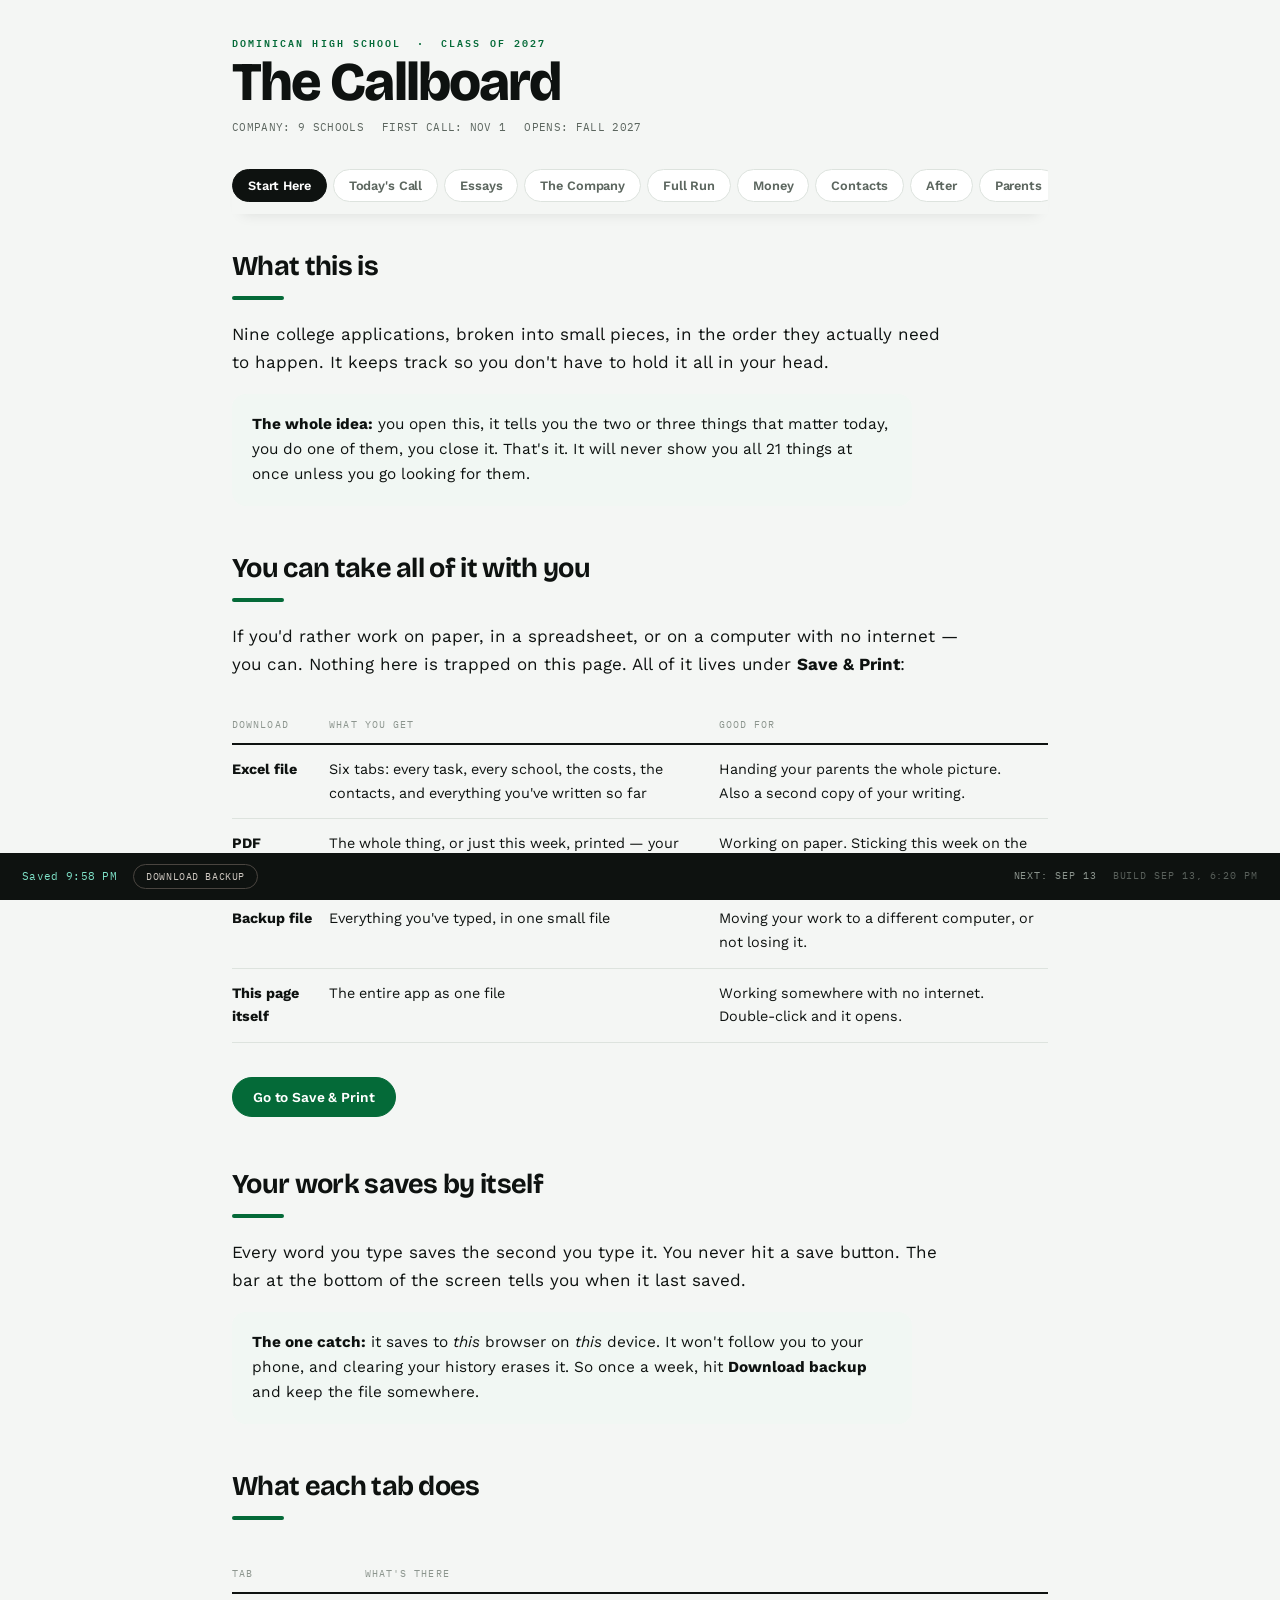
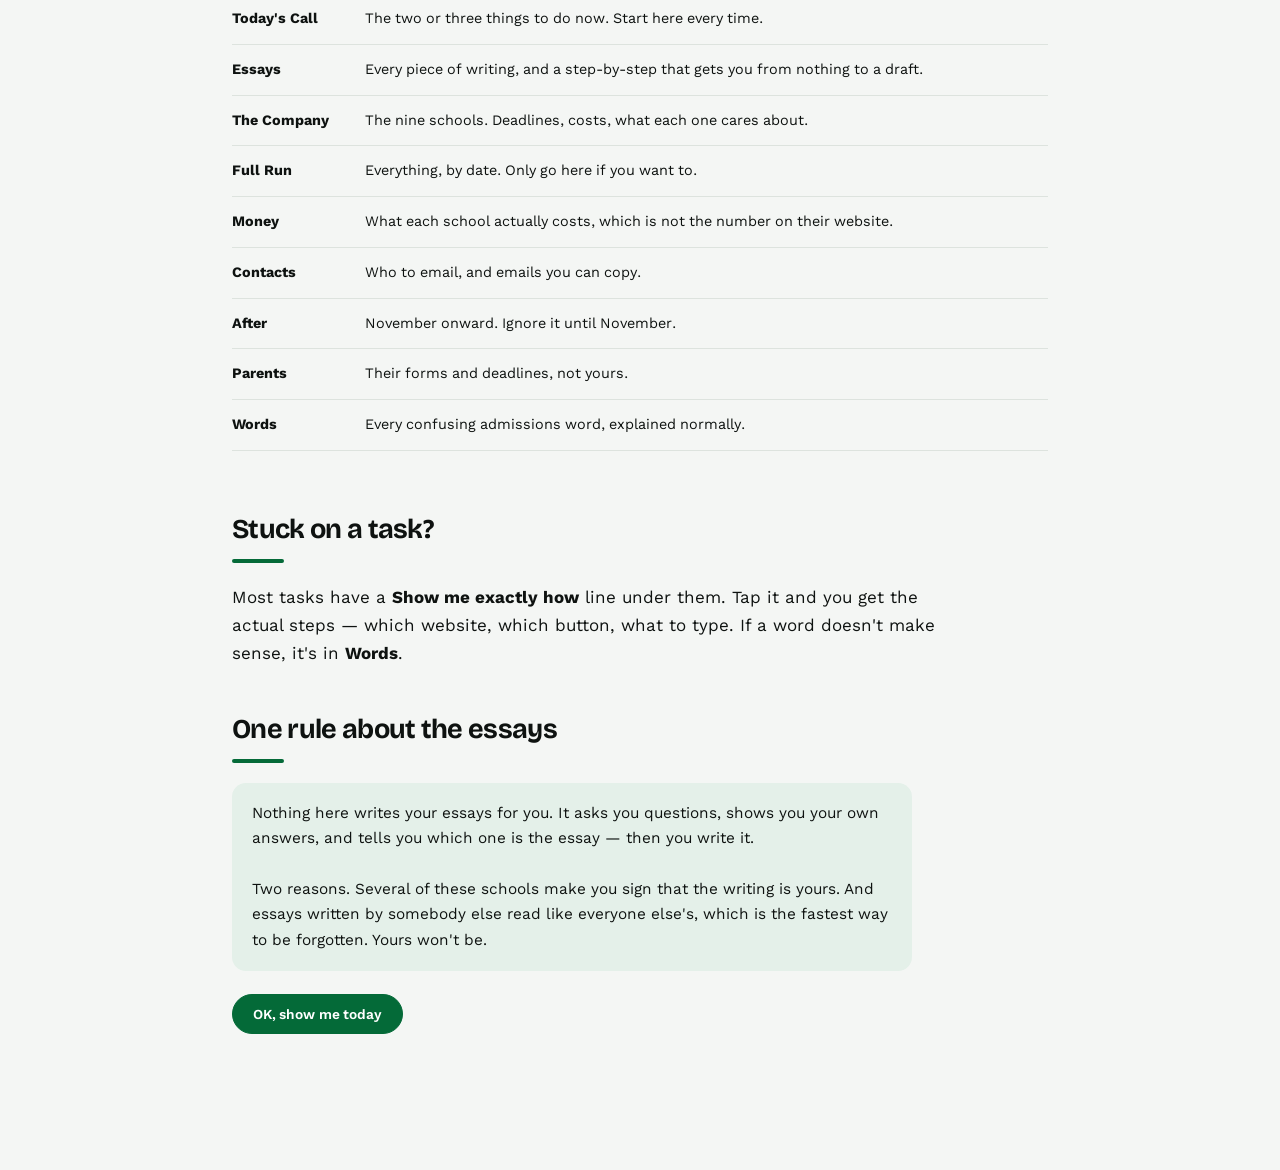
<file: index.html>
<!doctype html>
<html lang="en">
<head>
<meta charset="utf-8">
<meta name="viewport" content="width=device-width,initial-scale=1">
<title>The Callboard — College Applications</title>
<meta name="description" content="A guided workbench for nine college applications: today's three tasks, coached essay work, real costs, and everything exportable.">
<link rel="icon" href="data:image/svg+xml,<svg xmlns='http://www.w3.org/2000/svg' viewBox='0 0 100 100'><text y='.9em' font-size='90'>🎭</text></svg>">
<link rel="preconnect" href="https://fonts.gstatic.com" crossorigin>
<link rel="stylesheet" href="https://fonts.googleapis.com/css2?family=Bricolage+Grotesque:opsz,wght@12..96,700;12..96,800&family=Work+Sans:ital,wght@0,400;0,500;0,600;1,400&family=IBM+Plex+Mono:wght@400;600&display=swap">
<style>
/* ── Dominican, in a design-studio frame ──────────────────────────────
   Her school's three colors doing real work: green for every action and
   anything finished, black for what is due now, white for the room to
   breathe. Generous space on purpose — the whole point is that it never
   feels like a wall of work. Light-first and committed; every color is
   painted explicitly so the page holds on any host background.       */
:root{
  /* Dominican High School: green, black, white. Green carries every
     action, black carries urgency, and the greys in between are tinted
     green so the whole page reads as one family rather than a white page
     with green stuck on it. UNVERIFIED exact hex - swap --green if the
     school's brand guide says otherwise and everything follows. */
  --paper:#FFFFFF; --wall:#F4F6F4; --card:#FFFFFF;
  --ink:#0E1210; --dim:#5C665F; --faint:#8C958E; --line:#DDE3DE;
  --green:#046A38; --green-deep:#024A27; --green-soft:#E4F0E9; --green-wash:#F1F7F3;
  --gold:#C9A227; --gold-soft:#FBF4DF;
  --disp:"Bricolage Grotesque","Archivo",sans-serif;
  --body:"Work Sans",system-ui,-apple-system,sans-serif;
  --mono:"IBM Plex Mono",ui-monospace,Menlo,monospace;
}
*{box-sizing:border-box}
body{margin:0;background:var(--wall);color:var(--ink);font-family:var(--body);
  font-size:17px;line-height:1.65;-webkit-text-size-adjust:100%}
.sheet{max-width:860px;margin:0 auto;padding-inline:22px;padding-block:0 96px}

/* ── masthead ── */
.masthead{padding-block:34px 20px}
.eyebrow{font-family:var(--mono);font-size:.64rem;letter-spacing:.2em;text-transform:uppercase;
  color:var(--green);font-weight:600}
h1{font-family:var(--disp);font-weight:800;font-size:clamp(2.2rem,8vw,3.4rem);
  margin:.12em 0 .18em;letter-spacing:-.035em;line-height:.95;text-wrap:balance}
.run{font-family:var(--mono);font-size:.68rem;color:var(--dim);display:flex;flex-wrap:wrap;
  gap:4px 18px;letter-spacing:.03em}

/* ── tabs ── */
nav{display:flex;overflow-x:auto;position:sticky;top:0;background:var(--wall);z-index:9;
  scrollbar-width:none;gap:6px;padding-block:12px;margin-bottom:8px;
  box-shadow:0 10px 14px -10px rgba(20,17,15,.10)}
nav::-webkit-scrollbar{display:none}
nav button{flex:0 0 auto;background:var(--paper);border:1.5px solid var(--line);
  font-family:var(--body);font-size:.8rem;font-weight:600;color:var(--dim);
  padding:8px 15px;cursor:pointer;border-radius:100px;letter-spacing:-.01em}
nav button:hover{border-color:var(--ink);color:var(--ink)}
nav button[aria-selected="true"]{background:var(--ink);border-color:var(--ink);color:var(--paper)}
:focus-visible{outline:3px solid var(--green);outline-offset:2px}

section{padding-block:22px}
h2{font-family:var(--disp);font-weight:700;font-size:clamp(1.35rem,3.6vw,1.7rem);
  margin:48px 0 0;letter-spacing:-.025em;line-height:1.1;text-wrap:balance}
h2:first-child{margin-top:8px}
.rule{height:4px;width:52px;background:var(--green);margin:14px 0 20px;border-radius:2px}
h3{font-family:var(--body);font-weight:600;font-size:1.06rem;margin:0;line-height:1.35;
  letter-spacing:-.012em}
p{margin:.75em 0;max-width:66ch}

/* ── task cards ── */
.call{display:grid;grid-template-columns:74px 1fr;gap:0 18px;padding:20px;
  background:var(--card);border:1.5px solid var(--line);border-radius:14px;
  margin-bottom:12px;align-items:start;
  box-shadow:0 1px 0 rgba(20,17,15,.03)}
.call.hot{border-color:var(--ink);box-shadow:0 3px 0 var(--line)}
.call.soon{border-color:var(--gold);box-shadow:0 3px 0 var(--gold-soft)}
.slot{font-family:var(--mono);font-size:.66rem;line-height:1.45;text-align:right;padding-top:3px;
  color:var(--faint);font-variant-numeric:tabular-nums;letter-spacing:.02em}
.slot b{display:block;font-weight:600;font-size:.76rem;color:var(--ink)}
.call.hot .slot b{color:var(--ink)}
.tick{display:flex;gap:14px;align-items:flex-start;cursor:pointer}
.tick input{appearance:none;width:24px;height:24px;flex:0 0 auto;margin:0;
  border:2px solid var(--ink);border-radius:7px;background:var(--paper);
  cursor:pointer;position:relative}
.tick input:hover{background:var(--gold-soft)}
.tick input:checked{background:var(--green-deep);border-color:var(--green-deep)}
.tick input:checked::after{content:"";position:absolute;left:8px;top:3px;width:5px;height:11px;
  border:solid #fff;border-width:0 3px 3px 0;transform:rotate(42deg)}
.call.off{opacity:.42;border-color:var(--line);box-shadow:none}
.call.off h3{text-decoration:line-through} .call.off .why{display:none}
.why{font-size:.94rem;color:var(--dim);margin-top:8px;max-width:60ch}
.who{display:inline-block;font-family:var(--mono);font-size:.6rem;letter-spacing:.1em;
  text-transform:uppercase;color:var(--green-deep);background:var(--green-wash);
  padding:3px 9px;border-radius:100px;margin-top:11px}

/* ── the week off, as a sticky note ── */
.dark-strip{margin:24px 0;padding:22px 24px;background:var(--ink);border-radius:14px;
  transform:rotate(-.5deg);box-shadow:0 4px 0 rgba(20,17,15,.08)}
.dark-strip .lbl{font-family:var(--disp);font-size:1.7rem;letter-spacing:-.02em;
  font-weight:800;color:var(--gold);line-height:1}
.dark-strip .sub{font-family:var(--mono);font-size:.68rem;color:#B9C4BC;margin-top:7px;
  letter-spacing:.03em}

/* ── callouts ── */
.note,.flag,.material{padding:18px 20px;margin:18px 0;font-size:.96rem;border-radius:14px;
  max-width:68ch}
.note{background:var(--green-wash);color:var(--ink)}
.flag{background:var(--green-soft);color:var(--ink)}
.material{background:var(--gold-soft)}
.material h4{font-family:var(--mono);font-size:.62rem;letter-spacing:.14em;text-transform:uppercase;
  margin:0 0 10px;color:var(--green-deep)}
.material dt{font-weight:600;margin-top:12px;font-size:.88rem;color:var(--dim)}
.material dd{margin:3px 0 0;color:var(--ink);white-space:pre-wrap}
.tally{font-family:var(--mono);font-size:.7rem;color:var(--faint);margin-top:26px;
  letter-spacing:.04em;font-variant-numeric:tabular-nums}

/* ── essay cards ── */
.pick{display:block;width:100%;text-align:left;background:var(--card);
  border:1.5px solid var(--line);padding:20px;margin-bottom:12px;cursor:pointer;
  font-family:inherit;color:var(--ink);border-radius:14px}
.pick:hover{border-color:var(--green);box-shadow:0 3px 0 var(--green-soft)}
.pick .t{font-family:var(--disp);font-size:1.22rem;font-weight:700;letter-spacing:-.022em}
.pick .s{font-family:var(--mono);font-size:.63rem;letter-spacing:.06em;text-transform:uppercase;
  color:var(--faint);margin-top:5px}
.pick .bar{height:7px;background:var(--wall);margin-top:14px;border-radius:100px;overflow:hidden}
.pick .bar i{display:block;height:100%;background:var(--green-deep);border-radius:100px}
.pick .pct{font-family:var(--mono);font-size:.63rem;color:var(--dim);margin-top:7px}

/* ── the four steps ── */
.steps{display:flex;gap:6px;margin:22px 0;flex-wrap:wrap}
.steps button{flex:1 1 0;min-width:86px;background:var(--paper);
  border:1.5px solid var(--line);font-family:var(--body);font-size:.82rem;font-weight:600;
  color:var(--dim);padding:11px 8px;cursor:pointer;border-radius:12px;letter-spacing:-.01em}
.steps button:hover{border-color:var(--ink);color:var(--ink)}
.steps button[aria-selected="true"]{background:var(--ink);border-color:var(--ink);color:var(--paper)}
.steps button .n{display:block;font-family:var(--mono);font-size:.56rem;opacity:.7;
  font-weight:400;margin-top:3px;letter-spacing:.04em}
.qcard{background:var(--card);border:1.5px solid var(--line);padding:26px;border-radius:14px}
.qnum{font-family:var(--mono);font-size:.63rem;letter-spacing:.14em;text-transform:uppercase;
  color:var(--green);font-weight:600;margin-bottom:11px}
.qtext{font-family:var(--disp);font-size:1.4rem;font-weight:700;line-height:1.22;
  margin:0 0 10px;letter-spacing:-.025em;text-wrap:balance}
.qhint{font-size:.94rem;color:var(--dim);margin:0 0 6px;max-width:60ch}
.qnav{display:flex;gap:10px;align-items:center;margin-top:18px;flex-wrap:wrap}
.dots{display:flex;gap:6px;margin-left:auto}
.dots i{width:9px;height:9px;border-radius:50%;background:var(--line);display:block}
.dots i.on{background:var(--green)} .dots i.filled{background:var(--green-deep)}

textarea{width:100%;font-family:var(--body);font-size:1rem;padding:16px;
  border:1.5px solid var(--line);background:var(--paper);color:var(--ink);resize:vertical;
  line-height:1.65;min-height:104px;border-radius:12px}
textarea:focus-visible{outline:3px solid var(--green);outline-offset:1px;border-color:var(--green)}
textarea::placeholder{color:var(--faint)}
.count{font-family:var(--mono);font-size:.66rem;color:var(--faint);text-align:right;
  margin-top:7px;font-variant-numeric:tabular-nums}
.count.over{color:var(--green);font-weight:600}
.promptbox{background:var(--card);border:1.5px solid var(--ink);padding:20px;margin:16px 0;
  font-size:1rem;border-radius:14px;max-width:68ch}
.promptbox cite{font-style:normal;display:block;font-family:var(--mono);font-size:.62rem;
  letter-spacing:.1em;text-transform:uppercase;color:var(--faint);margin-top:12px}
ol.shape{padding-left:22px;font-size:.96rem;max-width:62ch} ol.shape li{margin:.65em 0}

details{border-bottom:1.5px solid var(--line);padding:16px 0}
summary{cursor:pointer;font-weight:600;font-size:1rem;list-style:none;display:flex;
  gap:11px;align-items:baseline;color:var(--ink);letter-spacing:-.012em}
summary::-webkit-details-marker{display:none}
summary::before{content:"+";font-family:var(--mono);color:var(--green);font-weight:600;
  font-size:1.1rem;line-height:1}
details[open] summary::before{content:"\2212"}
.inner{padding:14px 0 4px 24px;font-size:.96rem;max-width:64ch}
.inner ul{padding-left:20px;margin:.6em 0} .inner li{margin:.4em 0}

/* ── step-by-step ── */
details.how{border:0;border-top:1.5px dashed var(--line);margin-top:16px;padding:14px 0 0}
details.how summary{font-family:var(--body);font-size:.84rem;font-weight:600;color:var(--green)}
details.how summary::before{content:"\2192";font-size:.95rem}
details.how[open] summary::before{content:"\2193"}
details.how ol{margin:16px 0 4px;padding-left:0;list-style:none;counter-reset:s;max-width:62ch}
details.how li{margin:0 0 14px;line-height:1.6;font-size:.96rem;counter-increment:s;
  position:relative;padding-left:40px}
details.how li::before{content:counter(s);position:absolute;left:0;top:1px;
  width:26px;height:26px;border-radius:50%;background:var(--green);color:#fff;
  font-family:var(--mono);font-size:.74rem;font-weight:600;display:flex;
  align-items:center;justify-content:center}
details.how b{font-weight:600;background:var(--gold-soft);padding:1px 5px;border-radius:4px}

.btn{font-family:var(--body);font-size:.86rem;font-weight:600;padding:11px 20px;
  border:1.5px solid var(--ink);background:var(--paper);color:var(--ink);cursor:pointer;
  margin:5px 8px 5px 0;display:inline-block;text-decoration:none;border-radius:100px;
  letter-spacing:-.01em}
.btn:hover{background:var(--ink);color:var(--paper)}
.btn.go{background:var(--green);border-color:var(--green);color:#fff}
.btn.go:hover{background:var(--ink);border-color:var(--ink)}
.btn[disabled]{opacity:.3;cursor:not-allowed}
.tag{font-family:var(--mono);font-size:.64rem;letter-spacing:.09em;text-transform:uppercase;
  color:var(--faint)}
.unv{font-family:var(--mono);font-size:.6rem;letter-spacing:.08em;text-transform:uppercase;
  color:#7A6410;background:var(--gold-soft);padding:2px 7px;border-radius:100px}
.chips{display:flex;flex-wrap:wrap;gap:7px;margin-bottom:20px}
.chips button{font-family:var(--body);font-size:.78rem;font-weight:500;padding:6px 14px;
  border:1.5px solid var(--line);background:var(--paper);color:var(--dim);cursor:pointer;
  border-radius:100px}
.chips button[aria-pressed="true"]{background:var(--green-deep);color:#fff;border-color:var(--green-deep)}
.day{font-family:var(--mono);font-size:.66rem;letter-spacing:.14em;text-transform:uppercase;
  color:var(--green);font-weight:600;margin:30px 0 10px;font-variant-numeric:tabular-nums}

.scroll{overflow-x:auto}
table{width:100%;border-collapse:collapse;font-size:.9rem;margin:16px 0;min-width:440px}
th{font-family:var(--mono);font-size:.62rem;letter-spacing:.11em;text-transform:uppercase;
  color:var(--faint);font-weight:400;text-align:left;padding:10px 14px 10px 0;
  border-bottom:2px solid var(--ink)}
td{padding:13px 14px 13px 0;border-bottom:1px solid var(--line);vertical-align:top;
  font-variant-numeric:tabular-nums}
td:first-child{font-weight:600}

#glossary{margin:0}
.term{padding:18px 0;border-bottom:1.5px solid var(--line)}
.term dt{font-family:var(--disp);font-size:1.08rem;font-weight:700;letter-spacing:-.02em}
.term dd{margin:6px 0 0;font-size:.96rem;color:var(--dim);max-width:62ch}

.saved{position:fixed;bottom:0;left:0;right:0;background:var(--ink);color:#CFC9C2;
  font-family:var(--mono);font-size:.66rem;padding:11px 22px;display:flex;gap:16px;
  flex-wrap:wrap;align-items:center;z-index:20;letter-spacing:.03em}
.saved b{color:#CFC9C2;font-weight:400}
.saved .ok{color:#7FE3C9}
.saved button{font-family:var(--mono);font-size:.62rem;letter-spacing:.06em;
  text-transform:uppercase;background:none;border:1px solid #4A4540;color:#CFC9C2;
  padding:5px 12px;cursor:pointer;border-radius:100px}
.saved button:hover{background:var(--paper);color:var(--ink);border-color:var(--paper)}
.printed{display:none;white-space:pre-wrap}

@media (max-width:430px){
  .call{grid-template-columns:58px 1fr;gap:0 12px;padding:16px}
  body{font-size:16px} .qtext{font-size:1.2rem}
  .steps button{min-width:0;flex:1 1 44%;font-size:.76rem}
}
@media (prefers-reduced-motion:reduce){*{transition:none!important;animation:none!important}}

@media print{
  nav,.steps,.saved,.btn,.chips,.qnav,.dots{display:none!important}
  body,.sheet{background:#fff!important;font-size:10.5pt;max-width:100%;padding:0}
  section[hidden]{display:block!important}
  section{page-break-before:always;padding-block:12pt}
  section:first-of-type{page-break-before:avoid}
  textarea{display:none} .printed{display:block;border:1px solid #bbb;padding:8pt;font-size:10pt}
  .call,.note,.flag,.material,.promptbox,.qcard,.pick,.term,details{
    box-shadow:none!important;transform:none!important;page-break-inside:avoid;
    border:1px solid #bbb!important}
  .dark-strip{background:#fff!important;border:2px solid #000!important}
  details .inner{display:block!important}
  details.how li::before{background:#eee!important}
  a[href^="http"]::after{content:" (" attr(href) ")";font-size:8pt;color:#555}
}

</style>
</head>
<body>
<div class="sheet">

<header class="masthead">
  <div class="eyebrow">Dominican High School &nbsp;·&nbsp; Class of 2027</div>
  <h1>The Callboard</h1>
  <div class="run"><span>COMPANY: 9 SCHOOLS</span><span>FIRST CALL: NOV 1</span><span>OPENS: FALL 2027</span></div>
</header>

<nav role="tablist" aria-label="Sections">
  <button role="tab" aria-selected="false" data-t="start">Start Here</button>
  <button role="tab" aria-selected="true" data-t="today">Today's Call</button>
  <button role="tab" aria-selected="false" data-t="essays">Essays</button>
  <button role="tab" aria-selected="false" data-t="company">The Company</button>
  <button role="tab" aria-selected="false" data-t="run">Full Run</button>
  <button role="tab" aria-selected="false" data-t="money">Money</button>
  <button role="tab" aria-selected="false" data-t="calls">Contacts</button>
  <button role="tab" aria-selected="false" data-t="after">After</button>
  <button role="tab" aria-selected="false" data-t="parents">Parents</button>
  <button role="tab" aria-selected="false" data-t="words">Words</button>
  <button role="tab" aria-selected="false" data-t="save">Save &amp; Print</button>
</nav>

<main>

<section id="start" hidden>
  <h2>What this is</h2><div class="rule"></div>
  <p>Nine college applications, broken into small pieces, in the order they
    actually need to happen. It keeps track so you don't have to hold it all in your head.</p>
  <div class="note"><strong>The whole idea:</strong> you open this, it tells you the two or
    three things that matter today, you do one of them, you close it. That's it. It will
    never show you all 21 things at once unless you go looking for them.</div>

  <h2>You can take all of it with you</h2><div class="rule"></div>
  <p>If you'd rather work on paper, in a spreadsheet, or on a computer with no internet —
    you can. Nothing here is trapped on this page. All of it lives under
    <strong>Save &amp; Print</strong>:</p>
  <div class="scroll"><table>
    <thead><tr><th>Download</th><th>What you get</th><th>Good for</th></tr></thead><tbody>
    <tr><td><strong>Excel file</strong></td>
      <td>Six tabs: every task, every school, the costs, the contacts, and everything
        you've written so far</td>
      <td>Handing your parents the whole picture. Also a second copy of your writing.</td></tr>
    <tr><td><strong>PDF</strong></td>
      <td>The whole thing, or just this week, printed — your essay drafts included</td>
      <td>Working on paper. Sticking this week on the fridge.</td></tr>
    <tr><td><strong>Backup file</strong></td>
      <td>Everything you've typed, in one small file</td>
      <td>Moving your work to a different computer, or not losing it.</td></tr>
    <tr><td><strong>This page itself</strong></td>
      <td>The entire app as one file</td>
      <td>Working somewhere with no internet. Double-click and it opens.</td></tr>
    </tbody></table></div>
  <p><button class="btn go" data-t="save">Go to Save &amp; Print</button></p>

  <h2>Your work saves by itself</h2><div class="rule"></div>
  <p>Every word you type saves the second you type it. You never hit a save button.
    The bar at the bottom of the screen tells you when it last saved.</p>
  <div class="note"><strong>The one catch:</strong> it saves to <em>this</em> browser on
    <em>this</em> device. It won't follow you to your phone, and clearing your history erases
    it. So once a week, hit <strong>Download backup</strong> and keep the file somewhere.</div>

  <h2>What each tab does</h2><div class="rule"></div>
  <div class="scroll"><table>
    <thead><tr><th>Tab</th><th>What's there</th></tr></thead><tbody>
    <tr><td><strong>Today's Call</strong></td><td>The two or three things to do now. Start here every time.</td></tr>
    <tr><td><strong>Essays</strong></td><td>Every piece of writing, and a step-by-step that gets you from nothing to a draft.</td></tr>
    <tr><td><strong>The Company</strong></td><td>The nine schools. Deadlines, costs, what each one cares about.</td></tr>
    <tr><td><strong>Full Run</strong></td><td>Everything, by date. Only go here if you want to.</td></tr>
    <tr><td><strong>Money</strong></td><td>What each school actually costs, which is not the number on their website.</td></tr>
    <tr><td><strong>Contacts</strong></td><td>Who to email, and emails you can copy.</td></tr>
    <tr><td><strong>After</strong></td><td>November onward. Ignore it until November.</td></tr>
    <tr><td><strong>Parents</strong></td><td>Their forms and deadlines, not yours.</td></tr>
    <tr><td><strong>Words</strong></td><td>Every confusing admissions word, explained normally.</td></tr>
    </tbody></table></div>

  <h2>Stuck on a task?</h2><div class="rule"></div>
  <p>Most tasks have a <strong>Show me exactly how</strong> line under them. Tap it and you
    get the actual steps — which website, which button, what to type. If a word doesn't make
    sense, it's in <strong>Words</strong>.</p>

  <h2>One rule about the essays</h2><div class="rule"></div>
  <div class="flag">Nothing here writes your essays for you. It asks you questions, shows you
    your own answers, and tells you which one is the essay — then you write it.<br><br>
    Two reasons. Several of these schools make you sign that the writing is yours. And essays
    written by somebody else read like everyone else's, which is the fastest way to be
    forgotten. Yours won't be.</div>
  <p><button class="btn go" data-t="today">OK, show me today</button></p>
</section>

<section id="today">
  <h2 id="hdrToday">You're called for three things</h2><div class="rule"></div>
  <div id="board">
    <div class="call hot"><div class="slot"><b>SEP 13</b>30 min</div>
      <label class="tick"><input type="checkbox" data-id="ca1">
      <span><h3>Open the Common App. Check it says Fall 2027. Add all nine schools.</h3>
      <div class="why">Once the schools are in, the app shows you every real deadline and requirement.</div>
      <div class="who">Common App</div></span></label></div>
  </div>
  <div class="note"><strong>That's the entire call.</strong> Everything else is under Full Run and
    it will still be there tomorrow. Don't go look at it.</div>
  <div class="dark-strip"><div class="lbl">Dark</div>
    <div class="sub">OCT 5–13 · TECH, PERFORMANCES, RECOVERY · NOTHING IS DUE FROM YOU</div></div>
  <p class="tally" id="tally">Loading…</p>
</section>

<section id="essays" hidden>
  <div id="essayHome">
    <h2>Essay work</h2><div class="rule"></div>
    <div class="flag"><strong>Here's how this works.</strong> You don't start with a blank page.
      I ask you questions, you answer them badly and quickly, and then I show you that your
      answers already contain the essay. Four steps each: gather, choose, draft, sharpen.<br><br>
      <strong>I don't write any of it.</strong> Several of these schools make you sign that the
      writing is yours — and ghostwritten essays read like everyone else's anyway. Yours won't.</div>
    <div id="essayList"></div>
    <h2>The reuse map</h2><div class="rule"></div>
    <div class="note"><strong>Four of your nine are Catholic and read for the same thing</strong> —
      Notre Dame, Holy Cross, Fordham, DePaul. One core idea, retold four times. Never pasted.<br><br>
      <strong>Separate core:</strong> music identity — Madison, Minnesota, Eau Claire, NYU.<br><br>
      <strong>Never shared:</strong> anything with a school's name in it.</div>
  </div>
  <div id="essayWalk" hidden></div>
</section>

<section id="company" hidden><h2>The company</h2><div class="rule"></div>
  <p class="tag" style="margin-bottom:14px">Confirm anything marked unverified before you rely on it.</p>
  <div id="schoolList"></div></section>

<section id="run" hidden><h2>Full run</h2><div class="rule"></div>
  <div class="chips" id="chips"></div><div id="runList"></div></section>

<section id="money" hidden>
  <h2>What things actually cost</h2><div class="rule"></div>
  <div class="note"><strong>Sticker price is fiction.</strong> The expensive schools can end up
    cheapest — the ones that cost $90K meet 100% of need and the ones that cost $30K don't.
    Don't cross anything off because the top number scared you.</div>
  <div class="scroll"><table id="moneyTable"></table></div>
  <h2>The question that decides everything</h2><div class="rule"></div>
  <div class="flag"><strong>Does Notre Dame's free tuition actually apply?</strong><br><br>
    They cover full tuition under $150,000 — but they require the Noncustodial Parent CSS Profile,
    so <strong>both parents' incomes count together</strong>, not just the one you live with.<br><br>
    Nobody can answer this until both profiles are filed. It's the difference between Notre Dame
    being the cheapest school here and one of the most expensive.
    <strong>Parents' job, not yours.</strong></div>
  <h2>Money deadlines</h2><div class="rule"></div>
  <div class="scroll"><table id="moneyDates"></table></div>
  <p class="tag">FAFSA Notre Dame 001840 · CSS Notre Dame 1841 · CSS Holy Cross 3282</p>
  <h2>Music money — read once</h2><div class="rule"></div>
  <div class="flag"><strong>Nearly every music scholarship requires declaring the music major.</strong>
    Holy Cross Brooks is full tuition, majors only. Madison's waiver, majors only. NYU Steinhardt,
    majors only.<br><br><strong>Still open without majoring:</strong> singing in the ensembles —
    almost everywhere, including Madison's jazz groups and the Holy Cross jazz combo. And
    <strong>Eau Claire</strong>, where jazz is open to every student.<br><br>
    <strong>What that means:</strong> you don't need to chase auditions at eight schools this fall.
    That whole workstream is off your plate.</div>
</section>

<section id="calls" hidden><h2>Who to call</h2><div class="rule"></div>
  <div class="scroll"><table id="contactTable"></table></div>
  <h2>Emails you can steal</h2><div class="rule"></div>
  <details><summary>Asking a music department a question</summary><div class="inner">
    <p><em>Subject: Prescreen timing — prospective first-year, jazz voice</em></p>
    <p>Hi — I'm a senior applying for fall 2027 and I'm interested in jazz voice. Two questions:
      when is the prescreen deadline for next fall's auditions, and are students who aren't music
      majors eligible to audition for scholarships or ensembles? Thank you — [name], [school], [city]</p>
    <p class="tag">Short. Two specific questions. They answer short emails.</p></div></details>
  <details><summary>Requesting an interview</summary><div class="inner">
    <p><em>Subject: Interview request — first-year applicant</em></p>
    <p>Hi — I'm applying as a first-year student for fall 2027 and I'd like to request an interview.
      I'm available [two or three real windows]. Thank you — [name], [school], [city]</p>
    <p class="tag">Send in October. Slots fill.</p></div></details>
  <details><summary>What not to send</summary><div class="inner">
    <p>Don't email to say you submitted. Don't email to say you're still interested with nothing
      else in the message. Don't email weekly. Contact them when you have a real question or real
      news. Anything else reads as anxious, and admissions offices notice.</p></div></details>
</section>

<section id="after" hidden><h2>After Nov 1</h2><div class="rule"></div>
  <div class="note">Submitting is halfway. Most of the money happens after this.
    <strong>Don't read this now.</strong> It's here so it exists in November.</div>
  <details><summary>November</summary><div class="inner"><ul>
    <li>DePaul Early Action — Nov 15</li>
    <li><strong>Notre Dame aid priority — Nov 15.</strong> FAFSA + CSS + IDOC</li>
    <li>Notre Dame arts supplement via SlideRoom — Nov 15</li>
    <li>Alumni interviews open at several schools</li></ul></div></details>
  <details><summary>December — the big month</summary><div class="inner"><ul>
    <li><strong>DePaul School of Music — Dec 1.</strong> Separate application, no early action</li>
    <li>Holy Cross interview — by Dec 5</li>
    <li><strong>Holy Cross net cost known — by Dec 20</strong>, before any binding decision</li>
    <li>Write the Holy Cross supplements</li>
    <li><strong>Notre Dame answers — mid-December</strong></li></ul></div></details>
  <details><summary>The December decision</summary><div class="inner">
    <p><strong>Notre Dame says yes</strong> → Holy Cross ED II is off. Apply Regular there if you
      want two aid offers to compare.</p>
    <p><strong>Notre Dame says no</strong> → Holy Cross ED II is your strongest move, if the cost works.</p>
    <p><strong>Deferred</strong> → the hard one. You're still alive at Notre Dame, but ED II is
      binding: get into Holy Cross and you withdraw from Notre Dame before they ever give you a
      real answer. That's a values question, not a strategy question, and it's yours.</p>
    <p><strong>The one rule:</strong> don't commit to anything binding until you know what it costs.</p></div></details>
  <details><summary>January</summary><div class="inner"><ul>
    <li>Minnesota Regular — Jan 1</li><li>Fordham Regular — Jan 3 <span class="unv">verify</span></li>
    <li>Notre Dame Regular — Jan 4</li><li>NYU Regular — Jan 5</li>
    <li><strong>Holy Cross ED II and Regular — Jan 15</strong></li>
    <li>Mid-year report goes from your school</li></ul></div></details>
  <details><summary>February – May</summary><div class="inner"><ul>
    <li>~Feb — MN–WI reciprocity application opens. Separate. Don't miss it.</li>
    <li>Feb 15 — Holy Cross ED II decision</li><li>Mar–Apr — DePaul music decisions</li>
    <li>March — Notre Dame Regular Decision</li>
    <li>Mar–Apr — admitted student days. Much better than a fall tour.</li>
    <li>April — compare aid offers side by side. Appeal anything out of line.</li>
    <li><strong>May 1 — deposit. Not before.</strong></li></ul></div></details>
</section>

<section id="parents" hidden>
  <h2>For your parents</h2><div class="rule"></div>
  <div class="note"><strong>This page is not for her.</strong> It's the money forms, the
    deadlines that cost real dollars, and the things nobody has confirmed yet. None of it
    belongs on a 17-year-old's to-do list.</div>
  <div id="parentList"></div>

  <h2>Confirm before anyone acts on it</h2><div class="rule"></div>
  <div class="flag">Everything below came from research that could <strong>not</strong> be
    confirmed against the school's own page. Dates and dollar figures in this app are only as
    good as these calls. Tap one to see why it matters and who to ask.</div>
  <div id="verifyList"></div>
</section>

<section id="words" hidden>
  <h2>What these words mean</h2><div class="rule"></div>
  <div class="note">Nobody is born knowing this vocabulary, and everyone in admissions talks
    like you already do. If a word anywhere in here made no sense, it's probably below.</div>
  <dl id="glossary"></dl>
</section>

<section id="save" hidden>
  <h2>Your work is saved automatically</h2><div class="rule"></div>
  <p>Everything you type saves to this browser the moment you type it. Bookmark this page and
    come back any time — it'll all be here.</p>
  <div class="note"><strong>One catch worth knowing.</strong> It saves to <em>this</em> browser on
    <em>this</em> device. It won't follow you to your phone, and clearing your history erases it.
    So once a week, hit <strong>Download backup</strong> and keep the file. Then you can restore it
    anywhere, including a new computer.</div>
  <p><button class="btn go" id="dlBackup">Download backup</button>
     <button class="btn" id="upBackup">Restore from backup</button>
     <input type="file" id="fileIn" accept=".json" hidden></p>

  <h2>Print or export</h2><div class="rule"></div>
  <p><strong>Excel spreadsheet</strong> — every checklist item, school, cost, contact, and all your
    essay writing, on separate tabs. Good for your parents, and good as a second backup.</p>
  <p><button class="btn" id="xlsx">Download Excel file</button></p>
  <p><strong>PDF</strong> — opens your browser's print window. Choose <em>Save as PDF</em> as the
    destination. Your essay drafts print with it.</p>
  <p><button class="btn" id="printAll">Print everything as PDF</button>
     <button class="btn" id="printWeek">Print this week only</button></p>

  <h2>Take the whole page with you</h2><div class="rule"></div>
  <p><strong>This page as a file</strong> — the entire app, saved to your computer. Open it by
    double-clicking, works with no internet, keeps everything you've written.</p>
  <p><button class="btn" id="savePage">Download this whole page</button></p>

  <h2>Start over</h2><div class="rule"></div>
  <p class="tag">This erases every answer and draft on this device. Download a backup first.</p>
  <p><button class="btn" id="wipe">Erase everything</button></p>
</section>

</main>
</div>

<div class="saved"><b id="saveState">Saved to this device</b>
  <button id="quickSave">Download backup</button>
  <span class="tag" style="margin-left:auto" id="nextUp"></span>
  <span class="tag" style="opacity:.6">BUILD Sep 13, 6:20 PM</span></div>

<script>
/* Single source of truth. The screen, the Excel export and the PDF all read from here. */

const TASKS = [
  {id:'ca1', s:'Common App', t:"Set up the Common App and add your nine schools", d:'2026-09-13', p:1, m:'30 min',
   w:"The Common App is one website where you fill out your info once, and it goes to all nine schools. Right now it doesn't know which schools you want. Once it does, it starts telling you exactly what each one needs from you.",
   how:["Go to commonapp.org and sign in. (If you've never made an account, click Create Account — you're a First Year Student.)",
        "Look at the top of the screen. Check that it says <b>2026–2027</b> or <b>Fall 2027</b> somewhere. If it says 2025 or 2026, you're in the wrong year — that matters, tell your dad.",
        "Click the tab called <b>College Search</b>.",
        "Type a school name in the search box. Click the <b>+</b> or <b>Add</b> button next to it.",
        "Do that nine times, once per school: Notre Dame, UW–Madison, Fordham, University of Minnesota Twin Cities, DePaul, College of the Holy Cross, NYU, UW–Eau Claire, Winona State.",
        "Click <b>My Colleges</b> at the top. All nine should be listed down the left side. That's it, you're done."]},

  {id:'ca2', s:'Common App', t:"Find out what each school is asking you to write", d:'2026-09-13', p:1, m:'20 min',
   w:"Nobody actually knows yet how much writing there is. Right now it feels like a mountain. It's probably way smaller than you think — Notre Dame's whole thing is about 350 words, which is shorter than one page. This is how we find out for real.",
   how:["First, finish the task above. This won't work until the nine schools are added.",
        "In the Common App, click <b>My Colleges</b> at the top.",
        "Click the first school's name in the left-hand list.",
        "Underneath that school you'll see some links: Questions, Recommenders, <b>Writing</b>. Click <b>Writing</b>.",
        "This page shows the questions that school wants you to answer, and how many words you're allowed. Some schools have none. Some have three. Both are normal.",
        "Open a note on your phone or a Google Doc. For each question, copy the question word-for-word, and write down the word number next to it. Like: <i>“How does faith influence the decisions you make?” — 100 words</i>",
        "Go back to My Colleges and do the same for the next school. It gets fast after the first two.",
        "Send the note to your dad when you're done. Then this app can show you what to actually do with each one."]},

  {id:'nd1', s:'Notre Dame', t:'Write the Notre Dame faith answer (about 75 words)', d:'2026-09-16', p:1, m:'75 words',
   w:"This is the smallest real thing on your whole list, and it's for the school you want most. You've already answered this question out loud, in front of people, from a pulpit. Seventy-five words is about four sentences. Go to the Essays tab and it walks you through it.",
   how:["Click the <b>Essays</b> tab at the top of this page.",
        "Click the first one, <b>The faith answer</b>.",
        "It asks you six small questions. Answer them fast and badly — they're just notes, nobody reads them.",
        "Then it shows you your own answers and tells you which one is the essay.",
        "Then you write about four sentences. That's the whole thing."]},

  {id:'rec1', s:'Common App', t:'Ask your counselor and two teachers to write you a recommendation letter', d:'2026-09-18', p:1, m:'15 min',
   w:"A recommendation letter is a note a teacher writes about you that goes to the colleges. You don't see it and you don't write it — they do. But they need weeks, and they're writing them for a lot of seniors right now. Asking late is the single most common way an application misses its deadline.",
   how:["Ask them in person first. Just: <i>“Would you be willing to write me a college recommendation letter?”</i> Two teachers who actually know you beat two teachers with impressive titles.",
        "Then in the Common App, click <b>My Colleges</b>, pick any school, and click <b>Recommenders and FERPA</b>.",
        "There's a FERPA question first. It asks if you waive your right to read the letters. <b>Say yes, you waive it.</b> Colleges trust letters more when the student can't read them. This is normal and everyone does it.",
        "Add your school counselor's email, then each teacher's email. The Common App emails them a link.",
        "Check back in a week. If someone hasn't started, remind them nicely."]},

  {id:'mus1', s:'UW–Madison', t:'Send one short email to the UW–Madison music school', d:'2026-09-18', p:1, m:'10 min',
   w:"Last year, singers who wanted to audition there had to send a recording by October 31 — which is BEFORE the application is even due. If that's true again this year, it changes your whole October. Nobody knows yet. One email finds out.",
   how:["Email <b>admissions@music.wisc.edu</b>",
        "Subject line: <i>Prescreen timing — prospective first-year, jazz voice</i>",
        "Body: <i>Hi — I'm a senior applying for fall 2027 and I'm interested in jazz voice. Two questions: when is the recording deadline for next fall's auditions, and can students who aren't music majors audition for scholarships or ensembles? Thank you — [your name], [your school], [your city]</i>",
        "That's it. Short emails get answered. Long ones don't.",
        "“Prescreen” just means a recording you send in first, so they can decide whether to invite you to a real audition."]},

  {id:'act1', s:'Common App', t:'Fill in the Activities list (10 boxes, short)', d:'2026-09-20', p:2, m:'90 min',
   w:"This is where you list what you actually do — NHS, softball, musicals, preaching team. Most people rush it. It's one of the few places colleges see who you are outside of grades, and each box only fits about one sentence, so every word counts.",
   how:["In the Common App, click the <b>Common App</b> tab, then <b>Activities</b>.",
        "You get 10 slots. You do NOT have to fill all 10. Real ones beat filler.",
        "Each description box is 150 characters — that's about one sentence. Brutally short on purpose.",
        "Put the most important thing first. NHS president, the musicals, preaching team, softball, the Madison summer program.",
        "Say what you DID, with a number if you can. “Led 40-member chapter” beats “was involved in leadership.”",
        "Get your dad for this one. Squeezing real things into one sentence is genuinely hard and goes faster with someone else in the room."]},

  {id:'hon1', s:'Common App', t:'Fill in the Honors list (awards you won)', d:'2026-09-20', p:2, m:'30 min',
   w:"You have two that most applicants don't have anywhere: your Jerry Award nomination, and placing third in the world at the Great Shake. Those are outside people saying you're good — which counts for more than anything you say about yourself.",
   how:["In the Common App: <b>Common App</b> tab → <b>Education</b> → scroll to <b>Honors</b>.",
        "Answer yes when it asks if you have any honors to report.",
        "Add the <b>Jerry Award nomination</b> — Outstanding Supporting Performer. Say what year and that it's a regional award.",
        "Add <b>third place, The Great Shake</b> — and say it's international, because that's the part that's rare.",
        "Add National Honor Society if it isn't already in Activities."]},

  {id:'tri1', s:'Essays', t:'Go through your four old essay drafts and sort them', d:'2026-09-20', p:2, m:'60 min',
   w:"You already wrote four things. One of them might be most of an essay already. Finding that out saves you about two weeks — and if they're all dead, it's better to know now than in October.",
   how:["Open all four. Read each one once, fast.",
        "Write one word at the top of each: <b>ALIVE</b>, <b>DEAD</b>, or <b>WRONG SHAPE</b>.",
        "<b>ALIVE</b> = there's something real in here, even if the writing is bad. Bad writing is fixable.",
        "<b>DEAD</b> = the topic itself isn't going anywhere. Let it go.",
        "<b>WRONG SHAPE</b> = good material, but you told the wrong story around it. Worth rescuing.",
        "Be honest, not loyal. You're allowed to kill something you spent hours on."]},

  {id:'ps1', s:'Essays', t:'Personal statement — get it good enough to build on', d:'2026-09-30', p:1, m:'650 words',
   w:"This is the one essay that goes to all nine schools, so it's the most valuable thing you'll write. It does NOT have to be finished by this date. It has to be good enough that you can start the smaller ones. Everything else on this calendar waits on it.",
   how:["Click the <b>Essays</b> tab, then <b>The Common App personal statement</b>.",
        "It asks you eight questions. Answer them badly and fast.",
        "Then it shows you which of your answers is actually the essay.",
        "Don't start here if you haven't done the Notre Dame faith answer. Do the small one first so you're moving."]},

  {id:'nd2', s:'Notre Dame', t:'Write the Notre Dame “non-negotiables” essay (150 words)', d:'2026-10-02', p:2, m:'150 words',
   w:"They're asking what a college absolutely must have for you. 150 words is about one short paragraph. The Essays tab walks you through it.", how:[]},

  {id:'nd3', s:'Notre Dame', t:'Write your second Notre Dame short answer (about 80 words)', d:'2026-10-02', p:2, m:'100 words',
   w:"Notre Dame gives you four questions and you pick two. The faith one is your first. This is picking your second. One option is just “What would you fight for?” — almost nobody answers that one well, which is exactly why it's a good one for you.", how:[]},

  {id:'hc1', s:'Holy Cross', t:'Email Holy Cross and ask for an interview', d:'2026-10-02', p:2, m:'10 min',
   w:"An interview is a 30-minute conversation with someone from the college, usually on video. It's not a test. Holy Cross actually uses them when deciding, and the slots fill up. Asking takes ten minutes now; the interview itself isn't until December.",
   how:["Email <b>admissions@holycross.edu</b>",
        "Subject: <i>Interview request — first-year applicant</i>",
        "Body: <i>Hi — I'm applying as a first-year student for fall 2027 and I'd like to request an interview. I'm available [name two or three real times you're free]. Thank you — [your name], [your school], [your city]</i>",
        "That's the whole task. You're just getting on the list."]},

  {id:'fa1', s:'Money', t:'PARENTS: file the FAFSA and CSS Profile', d:'2026-10-05', p:1, m:'parents',
   w:"This is not your job. It's two financial forms your parents fill out that decide how much each college charges you. Notre Dame needs BOTH parents to file — that's the thing that decides whether their free-tuition program applies. Leave this one to them.",
   how:["Nothing for you to do here. It's on the list so you can see it's handled.",
        "If you're curious: FAFSA is the government form, CSS Profile is a separate one that private colleges use. Both open October 1."]},

  {id:'ck1', s:'Notre Dame', t:'Check in: is the Notre Dame application actually good yet?', d:'2026-10-15', p:1, m:'decide',
   w:"Applying early to Notre Dame means they read your application in November instead of March. You only get read once. If your writing isn't strong yet on this date, it's smarter to slow down and apply in January instead. This is a real decision point, not a formality.",
   how:["Read everything you've written for Notre Dame out loud.",
        "Ask your dad to read it too.",
        "If it's good: keep going, submit October 27.",
        "If it's not: that's fine. You switch to the January deadline and get six more weeks. Nobody loses anything."]},

  {id:'wi1', s:'UW–Madison', t:'Write the “Why Madison” essay', d:'2026-10-16', p:2, m:'',
   w:"You spent a whole summer on that campus for singing. Almost nobody applying there can say that. Use the actual thing you remember — a room, a walk, a person — not stuff off their website.", how:[]},

  {id:'mn1', s:'Minnesota', t:'Write the Minnesota essays — if they even want any', d:'2026-10-16', p:2, m:'300 words',
   w:"Minnesota's own website says essays aren't required, but other places say there are two short ones. When you do the Common App task above, you'll find out which is true. Might be zero work.", how:[]},

  {id:'fd1', s:'Fordham', t:'Write the Fordham essay — it says optional, do it anyway', d:'2026-10-18', p:2, m:'300 words',
   w:"“Optional” means optional for THEM, not for you. When a college gives you an extra place to talk and you skip it, that's a choice they notice. It's 300 words — about a page and a half of texting.", how:[]},

  {id:'sub1', s:'Minnesota', t:'SUBMIT Minnesota', d:'2026-10-20', p:1, m:'send it',
   w:"First one out the door. Easiest one. Take the win — the rest get easier once one is actually gone.",
   how:["In the Common App, go to the school, click <b>Review and Submit</b>.",
        "Read it over once. Pay the fee (or use a fee waiver if your counselor gave you one).",
        "Hit submit. Then go do something else — you're done with that one forever."]},

  {id:'sub2', s:'UW–Madison', t:'SUBMIT UW–Madison', d:'2026-10-22', p:1, m:'send it', w:"Second one gone.", how:[]},
  {id:'sub3', s:'Fordham', t:'SUBMIT Fordham', d:'2026-10-27', p:1, m:'send it', w:"", how:[]},
  {id:'sub4', s:'Notre Dame', t:'SUBMIT Notre Dame', d:'2026-10-27', p:1, m:'send it',
   w:"Five days before the deadline, on purpose. Everybody submits on the last day, the website gets slow, and that's how the horror stories happen. Not you.", how:[]}
];

const SCHOOLS = [
  {n:'Notre Dame', plan:'Restrictive Early Action', due:'Nov 1', url:'https://admissions.nd.edu/apply/', b:[
    'Decision mid-December. Non-binding — you still have until May 1.',
    'REA carries priority for merit scholarships.',
    'Test-optional this cycle. With a 31, seriously consider not sending it — it sits below their range.',
    'Whole supplement is about 350 words. Smaller than it feels.',
    'Free tuition under $150K — both parents’ incomes combined.',
    'Arts supplement through SlideRoom, due Nov 15.']},
  {n:'UW–Madison', plan:'Early Action', due:'Nov 1', url:'https://admissions.wisc.edu/apply-as-a-freshman/', b:[
    'Supporting materials due Nov 10.',
    'Jazz ensembles open to any student, any major, by audition.',
    'Jazz Studies major exists if you want it.',
    'Demonstrated interest: not considered. A campus visit does not register.',
    'Bucky’s Tuition Promise caps at $65K AGI — does not apply.']},
  {n:'Fordham', plan:'Early Action', due:'Nov 1', url:'https://www.fordham.edu/undergraduate-admission/apply/dates-and-deadlines/', b:[
    '"Priority Performance" is theatre and dance only — not music.',
    'Fordham theatre is a separate track with its own prescreen. Decide now, not in November.',
    'Supplement optional, 300 words, 1 of 3.',
    'Expensive and not especially generous with aid.']},
  {n:'Minnesota', plan:'Early Action I', due:'Nov 1', url:'https://admissions.tc.umn.edu/', b:[
    'Nov 1 is also the scholarship priority deadline and gates competitive majors.',
    'Wisconsin reciprocity applies — about $38,226 total.',
    'Reciprocity needs its own separate application, opening around Feb 2027.',
    'Demonstrated interest: not considered.']},
  {n:'DePaul', plan:'Early Action', due:'Nov 15', url:'https://www.depaul.edu/admission/undergraduate-admission/deadlines', b:[
    'Decision by Dec 15.',
    'WARNING: the School of Music has its own Dec 1 deadline with no early action.',
    'Jazz Studies requires a prescreen from everyone, then a live audition — register by Jan 15.',
    'Music decisions not released until March–April.']},
  {n:'College of the Holy Cross', plan:'Early Decision II', due:'Jan 15', url:'https://www.holycross.edu/admissions-aid/how-to-apply', b:[
    'ED II is binding. Admitted means you go.',
    'Interviews highly recommended and actually used. Request in October, interview by Dec 5.',
    'Meets 100% of need. Full tuition grant at $100K or less.',
    'Brooks music scholarship is full tuition — music majors only.',
    'Jazz combo and private voice lessons open to non-majors.']},
  {n:'NYU', plan:'Regular Decision', due:'Jan 5', url:'https://www.nyu.edu/admissions/undergraduate-admissions.html', b:[
    'Most expensive here at ~$101,000, and historically does not meet full need.',
    'Steinhardt for jazz voice, Tisch for musical theatre — separate applications and reviews.',
    'Steinhardt jazz talent awards are automatic, but require applying to the major.',
    'Demonstrated interest: considered.',
    'Honest read: a reach with a bad payout structure. Do not over-invest.']},
  {n:'UW–Eau Claire', plan:'Regular', due:'Feb 1', url:'https://www.uwec.edu/admissions/', b:[
    'Cheapest on the list — $19,933 billed.',
    '"All Blugolds are welcome to audition" — jazz is open to every student.',
    'No jazz degree; jazz is co-curricular. You sing without majoring.',
    'Possibly the best value here for what you actually want.']},
  {n:'Winona State', plan:'Undecided', due:'TBD', url:'https://www.winona.edu/admissions/', b:[
    'Still an open decision — in or out?',
    'Wisconsin students get the resident rate through reciprocity.',
    'Costs unverified.']}
];

const MONEY = [
  {n:'Notre Dame', sticker:'~$91,986', rule:'Under $150K = free tuition. Under $60K = tuition, fees, housing, food.', need:'100%, no loans'},
  {n:'College of the Holy Cross', sticker:'$91,740', rule:'$100K or less + reasonable assets = full tuition', need:'100%'},
  {n:'NYU', sticker:'$100,998', rule:'None', need:'No'},
  {n:'Fordham', sticker:'~$85,000', rule:'None', need:'Not confirmed'},
  {n:'Minnesota', sticker:'$38,226', rule:'Wisconsin reciprocity rate', need:'No'},
  {n:'UW–Madison', sticker:'~$30,644 (2025–26)', rule:"Bucky's Promise = $65K AGI. Does not apply.", need:'No'},
  {n:'UW–Eau Claire', sticker:'$19,933', rule:'WI Promise = $55K AGI. Does not apply.', need:'No'},
  {n:'DePaul', sticker:'UNVERIFIED', rule:'None found', need:'No'},
  {n:'Winona State', sticker:'~$20,146 (prior cycle)', rule:'Reciprocity', need:'No'}
];

const MONEY_DATES = [
  {d:'Oct 1, 2026', w:'FAFSA and CSS Profile both open'},
  {d:'Nov 15, 2026', w:'Notre Dame aid priority — FAFSA + CSS + IDOC. Miss this and you lose money.'},
  {d:'Jan 15, 2027', w:'Notre Dame Regular Decision aid priority'},
  {d:'~Feb 2027', w:'MN–WI reciprocity application opens. Separate from admission. Easy to miss.'}
];

const CONTACTS = [
  {w:'Notre Dame', c:'admissions@nd.edu · 574-631-7505', f:'Arts supplement'},
  {w:'UW–Madison Music', c:'admissions@music.wisc.edu', f:'Jazz voice prescreen date — this week'},
  {w:'Holy Cross', c:'admissions@holycross.edu · 508-793-2443', f:'Interview — ask in October'},
  {w:'Holy Cross aid', c:'financialaid@holycross.edu · 508-793-2265', f:'Net cost before December'},
  {w:'DePaul Music', c:'musicadmissions@depaul.edu · 773-325-7444', f:'Dec 1 music deadline'},
  {w:'NYU Tisch', c:'tisch.drama.ug@nyu.edu', f:'Artistic review'}
];

/* Essay slots. `key` matches the textarea id used for saving. */
const PROMPTS = [
  {key:'faith', school:'Notre Dame', lim:100, req:'Required (pick 2 of 4)',
   text:'How does faith influence the decisions you make?'},
  {key:'nonneg', school:'Notre Dame', lim:150, req:'Required',
   text:"Everyone has different priorities when considering their higher education options and building their college or university list. Tell us about your 'non-negotiable' factor(s) when searching for your future college home."},
  {key:'sa2', school:'Notre Dame', lim:100, req:'Required (pick 2 of 4)',
   text:'Choose one — 2. What is distinctive about your personal experiences and development…?  3. …How do you foster service to others in your community?  4. What would you fight for?'},
  {key:'ps', school:'All nine (Common App)', lim:650, req:'Required',
   text:'Common App personal statement. Good enough to build on by Sept 30.'},
  {key:'ford', school:'Fordham', lim:300, req:'Optional — do it anyway',
   text:'Choose 1 of 3. VERIFY current text in the Common App.'},
  {key:'wisc', school:'UW–Madison', lim:650, req:'Required',
   text:'Why Madison. VERIFY current text in the Common App.'},
  {key:'umn', school:'Minnesota', lim:300, req:'Conflict — check Common App',
   text:"Minnesota's own checklist says essays are not required for admission. Other sources list two 150-word prompts."}
];


/* Parent-owned work. Deliberately kept off her board - she should not be
   carrying the money forms or the verification calls. */
const PARENT = [
  {due:'Right now', t:'Confirm which FAFSA year your ex actually filed',
   w:"The 2027-28 FAFSA does not open until around October 1, 2026. If a form was already filed, it was almost certainly for a prior year or another child. Believing this is done when it is not is one of the most expensive misunderstandings in the whole process."},
  {due:'Right now', t:"Get Dominican's school profile from her counselor",
   w:"It lists how many AP and honors courses the school offers, and how the counselor rates her course load. Colleges judge rigor against what was available to her, not against a national average. It changes the honest read on Notre Dame."},
  {due:'Oct 1', t:'FAFSA opens - file it',
   w:"Government form. Determines federal aid. The parent who provides the majority of support files it, which here is her mother."},
  {due:'Oct 1', t:'CSS Profile opens - BOTH parents file',
   w:"Separate from FAFSA, used by private colleges. Notre Dame requires the Noncustodial Parent Profile, meaning your income is counted alongside her mother's. This single fact decides whether Notre Dame's under-$150K free-tuition program applies to you. Nobody can answer it until both are filed."},
  {due:'October', t:'Application fees, or fee waivers',
   w:"Roughly $50-$85 per school, so $450-$750 across nine. Her counselor can issue fee waivers if you qualify - worth asking before you pay nine times."},
  {due:'Nov 15', t:'Notre Dame financial aid priority deadline',
   w:"FAFSA + CSS Profile + IDOC documents, all in by this date. This is a money deadline, not an admissions one, and missing it costs real dollars even if she gets in."},
  {due:'Nov 15', t:'Notre Dame arts supplement, if she submits one',
   w:"Goes through SlideRoom inside the Common App. A recording of her singing. Optional, but for a performer applying to a reach school it is the cheapest way to be memorable."},
  {due:'Dec 5', t:'Holy Cross interview happens',
   w:"She requests it in October; the interview itself lands here. Holy Cross actually weighs interviews in the decision."},
  {due:'Dec 20', t:'Run the Holy Cross net price calculator - HARD DEPENDENCY',
   w:"Early Decision II binds her in January, but the aid package does not arrive until February. Without this number she would be committing blind. Do not let the December decision happen without it."},
  {due:'Mid-Dec', t:'Notre Dame answers - then the December decision',
   w:"Admitted, denied, or deferred. Each one points somewhere different, and the deferred branch is genuinely hard. It is written out in docs/december-decision-tree.md so nobody has to invent it over winter break."},
  {due:'Jan 15', t:'Holy Cross Early Decision II - binding',
   w:"If she applies ED II and gets in, she goes, and every other application is withdrawn. Only pull this trigger if the December 20 number worked."},
  {due:'~Feb 2027', t:'Minnesota-Wisconsin tuition reciprocity application',
   w:"A completely separate application from admission, filed through the Universities of Wisconsin portal. It is what drops Minnesota from out-of-state pricing to about $38,000 total. Easy to miss because nothing in the college application reminds you."},
  {due:'April', t:'Compare aid offers side by side, and appeal',
   w:"Financial aid offers are negotiable more often than families realize. A better offer from a peer school is legitimate leverage."},
  {due:'May 1', t:'Deposit - not before',
   w:"She has until May 1 everywhere. There is no advantage to deciding in March."}
];

/* Everything below came from research that could not be confirmed against a
   primary source. Confirm before anyone acts on it. */
const VERIFY = [
  {t:'UW-Madison jazz voice prescreen deadline for 2026-27', c:'admissions@music.wisc.edu',
   w:"Last cycle it was October 31 - BEFORE the application deadline. If that repeats, October changes shape. This is the most time-critical unknown."},
  {t:'Holy Cross Regular Decision deadline', c:'admissions@holycross.edu / 508-793-2443',
   w:"Sources disagree: Jan 15 or Feb 15. Her own sheet said Jan 15, which matches the Early Decision II date, so she may have written down the wrong one."},
  {t:'Fordham Regular Decision deadline (listed as Jan 3)', c:'fordham.edu',
   w:"Secondary source only."},
  {t:'DePaul cost of attendance', c:'depaul.edu financial aid',
   w:"Never confirmed for 2026-27."},
  {t:'Winona State costs - and whether it is on the list at all', c:'winona.edu',
   w:"Still an open roster decision, and the costs are from a prior year."},
  {t:'Notre Dame "Glimpse" video - does it exist this cycle?', c:'admissions@nd.edu / 574-631-7505',
   w:"I flagged this early as an opportunity. Deeper research could not confirm it as a general option - Notre Dame lists InitialView only for English proficiency. Treat my earlier enthusiasm as unconfirmed."},
  {t:'Does merit money stack on top of need-based aid, or replace it?', c:'each financial aid office',
   w:"At schools that meet full need, a scholarship often reduces their grant by the same amount, netting zero. Decides whether chasing awards is worth her time."},
  {t:'Which schools require the Noncustodial Parent CSS Profile', c:'each financial aid office',
   w:"Confirmed for Notre Dame and NYU. Unconfirmed for Fordham, Holy Cross, DePaul. Public universities generally do not require it, which is an advantage in your situation."}
];


/* Plain-language definitions. Written for someone who has never applied
   to a college and should not have to pretend otherwise. */
const GLOSSARY = [
 {t:'Common App', d:"One website where you fill out your information once and it gets sent to all nine schools. Short for Common Application. Almost every college uses it."},
 {t:'Prompt', d:"Just a fancy word for the question a college asks you to answer in writing. When someone says \'the Notre Dame prompt,\' they mean \'the question Notre Dame asks.\'"},
 {t:'Supplement, or supplemental essay', d:"An extra piece of writing that only one school wants. Separate from the big personal statement that goes to everybody. Usually short."},
 {t:'Personal statement', d:"The one main essay, up to 650 words, that goes to all nine schools. The biggest single piece of writing you do."},
 {t:'Word limit', d:"The most words you are allowed. Going over is not allowed - the box literally stops you. For scale: 150 words is one short paragraph, 650 words is about a page and a half."},
 {t:'Recommender', d:"A teacher or counselor who writes a letter about you that goes to the colleges. You never see it. You ask them; they write it."},
 {t:'FERPA waiver', d:"A checkbox asking if you give up your right to read your recommendation letters. Say yes. Colleges trust the letters more when students cannot read them, and everyone says yes."},
 {t:'Transcript', d:"The official list of every class you took and the grade you got. Your school sends it; you do not."},
 {t:'Early Action (EA)', d:"You apply by November 1 instead of January, and hear back in December instead of March. NOT binding - you can still say no and go somewhere else."},
 {t:'Restrictive Early Action (REA)', d:"What Notre Dame uses. Same as Early Action, except while you are applying early to them you cannot apply Early DECISION anywhere else. You can still apply Early Action elsewhere."},
 {t:'Early Decision (ED)', d:"Binding. If they say yes, you have promised to go, and you withdraw every other application. Better odds, but you are locked in. Never do this before you know what it costs."},
 {t:'Early Decision II (ED II)', d:"The same binding promise, but with a January deadline instead of November. Useful because you already know your other answers by then."},
 {t:'Regular Decision (RD)', d:"The normal deadline, usually January. You hear back in March."},
 {t:'Deferred', d:"Not a no. They did not decide yet, so they moved you into the regular pile and will look again in the spring."},
 {t:'Waitlisted', d:"Also not a no. You are in line in case people they admitted choose other schools."},
 {t:'Test-optional', d:"You decide whether to send your ACT score. If your score is below what they usually admit, sending it can actually hurt you, so sometimes the right move is not to send it."},
 {t:'Superscore', d:"When a college takes your best section scores from different ACT test dates and combines them into one better score."},
 {t:'Demonstrated interest', d:"Whether a college tracks how much you have shown you like them - visits, emails, opening their emails. Some schools count it. Some, like Madison and Minnesota, do not count it at all, which means visiting is not worth a school day."},
 {t:'Arts supplement', d:"An optional recording or portfolio you send showing your singing or acting. For a performer it is often the most memorable part of the application."},
 {t:'Prescreen', d:"A recording you send in BEFORE a real audition, so the music school can decide whether to invite you to audition live. The deadline for these is sometimes earlier than the application itself."},
 {t:'FAFSA', d:"The government financial aid form your parents fill out. Opens October 1. Not your job."},
 {t:'CSS Profile', d:"A second, longer financial form that private colleges use. Also your parents. Notre Dame needs BOTH your parents to file one separately."},
 {t:'Need-based aid', d:"Money a college gives you because of what your family can afford. Based on the forms, not on grades."},
 {t:'Merit scholarship', d:"Money a college gives you for being good at something - grades, music, leadership. Not based on income."},
 {t:'Meets full need', d:"A college promising to cover the whole gap between what your family can pay and what it costs. This is why a $90,000 school can end up cheaper than a $30,000 one."},
 {t:'Sticker price vs net price', d:"Sticker is the scary number on the website. Net price is what you would actually pay after aid. They are often wildly different. Never cross a school off because of the sticker."},
 {t:'Priority deadline', d:"Not the real deadline - but applying after it means less scholarship money is left. Missing one costs money even if you still get in."},
 {t:'Rolling admission', d:"The college decides as applications come in, instead of all at once. Applying earlier is genuinely better."},
 {t:'Mid-year report', d:"Your first-semester senior grades, sent by your school in January. Senior year grades still count."},
 {t:'Deposit', d:"The payment that tells one college you are coming. Due May 1. Once you pay it, you are done choosing."}
];

/* The coaching content. Every essay is a four-step walk:
   GATHER (she answers small concrete questions) -> CHOOSE (which material is
   strongest, and why) -> DRAFT (structure, with her own material pinned beside it)
   -> SHARPEN (revision questions aimed at her actual draft).
   No step writes anything for her. Every step gives her something to react to. */

const ESSAYS = [
{
  key:'faith', school:'Notre Dame', limit:100, due:'2026-09-16',
  title:'The faith answer',
  prompt:'How does faith influence the decisions you make?',
  meta:'Notre Dame · 50–100 words · pick 2 of 4 short answers · this is one of them',
  why:"Start here. It's the smallest real thing on your whole list, it's for the school you most want, and you've already answered it out loud in front of people. 75 words. You can do this today.",
  asking:"Not what you believe. What your belief makes you DO. They are asking for evidence, and most applicants hand them a definition instead.",
  failure:"Describing faith in general — what it is, why it matters, how it guides people. They know all that. Ninety percent of the answers to this prompt could have been written by someone who has never met you.",
  gather:[
    {q:"Name one decision you made in the last year where faith actually changed what you did.",
     h:"Not a decision you'd have made anyway. One where it tipped you. Just name the decision — a sentence."},
    {q:"What did you actually do? Write it like a stage direction.",
     h:"Only the action. 'I stayed after and helped clean up.' 'I told her I disagreed.' No feelings yet."},
    {q:"What would you have done if faith weren't part of your life?",
     h:"Be honest. If the answer is 'the same thing,' go back to question 1 and pick a different decision."},
    {q:"Who else was in the room, and what did it cost you?",
     h:"Time, a friendship, being the only one, looking uncool. Cost is what makes it evidence."},
    {q:"When you're preparing to preach, what are you actually trying to do to the people listening?",
     h:"You know this one. Answer it the way you'd say it to a friend, not the way you'd write it."},
    {q:"Where have you doubted — and what did you do with the doubt?",
     h:"Doubt is not disqualifying at Notre Dame. It's interesting. Most applicants hide it, which is why it stands out."}
  ],
  choose:{
    lead:"Look at what you just wrote.",
    body:["Answers 1–4 are a <strong>story</strong>. Answers 5–6 are <strong>ideas about faith</strong>.",
      "Notre Dame receives thousands of essays full of ideas about faith. They receive very few with one specific afternoon in them.",
      "<strong>Take the story.</strong> If 5 or 6 gave you one sharp sentence, it can be your last line — but it cannot be the essay."]
  },
  shape:[
    "Open <em>inside</em> the decision. First sentence, no wind-up, no 'Throughout my life.'",
    "Say what you did, concretely, in the words from question 2.",
    "One sentence — one — on where faith was in that room.",
    "Stop. Do not explain the lesson. They can see it, and explaining it is what makes an answer sound seventeen.",
    "Aim for 75–90 words. Under the limit is fine. Over is not."
  ],
  sharpen:[
    {q:"Read it out loud. Mark the exact place you stop sounding like yourself.",
     h:"That sentence is almost always the one you wrote to sound impressive. Cut it or say it the way you just said it out loud."},
    {q:"Underline every sentence that could appear in anyone else's answer. How many?",
     h:"If it's more than one, you have a generic essay with a specific moment buried in it."},
    {q:"Is there a specific moment in your first fifteen words? Yes or no.",
     h:"If no, find the moment and move it to the front. Delete whatever was there."},
    {q:"Did you write a sentence explaining what it taught you? Quote it here, then delete it from the draft.",
     h:"Trust them. This single deletion improves most short answers."},
    {q:"Count the words describing faith in general vs. words describing what you did.",
     h:"The second number should be bigger. If it isn't, you wrote the definition after all."}
  ]
},
{
  key:'nonneg', school:'Notre Dame', limit:150, due:'2026-10-02',
  title:'The non-negotiables essay',
  prompt:"Everyone has different priorities when considering their higher education options and building their college or university list. Tell us about your 'non-negotiable' factor(s) when searching for your future college home.",
  meta:'Notre Dame · 150 words max · required',
  why:"Do this after the faith answer. It's three times longer but you'll already be moving.",
  asking:"Whether you know yourself well enough to have real criteria — and whether those criteria happen to describe them. The fit should be obvious without you ever pointing at it.",
  failure:"Listing what's great about Notre Dame. They know what's great about Notre Dame. An essay that flatters them tells them nothing about you, and they read it as a student who hasn't thought about what they need.",
  gather:[
    {q:"List three things a college must have for you. Just list them. Don't explain yet.",
     h:"Fast. First three. You can throw one out later."},
    {q:"For each one — what happened that made you know that?",
     h:"A specific experience, not a belief. 'The summer program in Madison' beats 'I value music.'"},
    {q:"Which of the three would you actually turn down an acceptance over?",
     h:"Only one. That's your non-negotiable. The other two are preferences, and preferences are not what they asked for."},
    {q:"Where have you already had the thing you're describing, even briefly?",
     h:"A rehearsal room. A summer program. A class. Your school. That's the proof the criterion is real."},
    {q:"What's something most people want out of college that you genuinely don't care about?",
     h:"Big sports, a city, a famous name, a big school. This one is often the strongest opening line in the whole essay — the thing you don't want reveals more than the thing you do."}
  ],
  choose:{
    lead:"One non-negotiable, done well, beats three listed.",
    body:["Take your answer to question 3. That's the essay.",
      "Your answer to question 5 is very likely your opening line — it's specific, a little contrarian, and it signals you've actually thought rather than performed.",
      "Question 4 is your evidence. Without it this is an opinion; with it, it's a criterion."]
  },
  shape:[
    "Name the non-negotiable in the first sentence. Or open with what you <em>don't</em> need, then name it.",
    "Give the experience that taught you — briefly, concretely, one moment.",
    "One clause on what it would look like where they are. One clause. Not a paragraph, and no flattery.",
    "150 words moves fast. You have room for one idea and one piece of evidence."
  ],
  sharpen:[
    {q:"Paste your draft into your head with a different school's name. Does it still work?",
     h:"If yes, you wrote a generic essay. The fix is more of YOUR experience, not more about them."},
    {q:"Find every sentence that compliments Notre Dame. Quote them here.",
     h:"Now cut them from the draft. Watch how much room you get back."},
    {q:"Is your non-negotiable something a normal 17-year-old would say?",
     h:"'Good academics' and 'a strong community' are everyone's. What is yours actually about?"},
    {q:"Where is your specific evidence? Quote the sentence.",
     h:"If you can't find one, the essay is currently an opinion piece."}
  ]
},
{
  key:'sa2', school:'Notre Dame', limit:100, due:'2026-10-02',
  title:'The second short answer',
  prompt:'Pick ONE — (2) What is distinctive about your personal experiences and development (eg, family support, culture, disability, personal background, community)? Why are these experiences important to you and how will you enrich the Notre Dame community?  ·  (3) Notre Dame\'s undergraduate experience is characterized by a collective sense of care for every person. How do you foster service to others in your community?  ·  (4) What would you fight for?',
  meta:'Notre Dame · 50–100 words · you answer two of four; the faith one is your first',
  why:"Whichever you pick, it must do something your faith answer doesn't. Two answers about service wastes one of them.",
  asking:"Range. They already have one answer from you. This one should show a different side — a different setting, a different register, a different part of your life.",
  failure:"Picking #3 because it's safest. Everyone picks #3. It's the most crowded question on the page, and 'I volunteer and it taught me empathy' is the single most common paragraph in American college admissions.",
  gather:[
    {q:"#4 first — what makes you angry that doesn't make most people around you angry?",
     h:"Small and real beats large and noble. 'When people talk through someone's solo' is a better start than 'injustice.'"},
    {q:"What have you already argued for out loud, in front of people who disagreed?",
     h:"You have a preaching team and an NHS presidency. Something has come up."},
    {q:"What would you defend even knowing you'd lose?",
     h:"That's what 'fight for' actually means. Conviction without stakes is just an opinion."},
    {q:"Now #2 — name something about your background that shaped you and that you'd have to explain to a stranger.",
     h:"Only answer this if something real comes up in under a minute. If you're straining, #2 isn't your question."},
    {q:"And #3 — where do you serve when nobody's tracking hours?",
     h:"Not the résumé version. The part nobody gives you credit for."}
  ],
  choose:{
    lead:"Take the one you've already ACTED on.",
    body:["<strong>#4 is the sleeper.</strong> Almost nobody answers it well, and it rewards conviction plus evidence — which is exactly what a person with a preaching background has and most applicants don't.",
      "<strong>#3 is safe and crowded.</strong> Take it only if your answer to question 5 is something genuinely unusual.",
      "<strong>#2 only if it wrote itself.</strong> If you strained, it isn't yours.",
      "And check it against your faith answer: different setting, different part of your life. Range is the point."]
  },
  shape:[
    "Name the thing in the first six words. In 80 words you cannot afford a run-up.",
    "One concrete instance where you acted on it — not a hypothetical.",
    "Stop. Seriously. The urge to add a closing thought is what ruins short answers."
  ],
  sharpen:[
    {q:"Circle your abstractions — justice, kindness, equality, community. Quote them here.",
     h:"Those are everyone's words. Replace each with the specific thing you actually mean."},
    {q:"Does this answer overlap with your faith answer? Where?",
     h:"If both are about service, change one. They're reading them together."},
    {q:"Is there one sentence only you could have written? Quote it.",
     h:"If there isn't one, that's the whole problem — and the fix is a smaller, more specific detail."}
  ]
},
{
  key:'ps', school:'All nine schools', limit:650, due:'2026-09-30',
  title:'The Common App personal statement',
  prompt:'Your personal statement goes to every school on your list. 650 words.',
  meta:'All nine schools · 650 words · good enough to build on by SEPT 30',
  why:"The most valuable thing you'll write, and the hardest — which is exactly why it's not first. Do the Notre Dame short answers first and come at this with momentum.",
  asking:"How you think. Not what you've achieved — they have your transcript and activities list for that. This essay is the only place they hear your actual mind working.",
  failure:"The achievement essay ('I worked hard and succeeded'), the lesson essay ('and that's when I learned'), and the résumé-in-prose. All three make a reader stop paying attention by paragraph two.",
  gather:[
    {q:"You already have four rough drafts. For each, write one line: ALIVE, DEAD, or WRONG SHAPE.",
     h:"ALIVE = something real in here even if the writing is bad. DEAD = topic isn't going anywhere. WRONG SHAPE = good material, wrong story around it. One alive draft saves you two weeks. Be honest, not loyal."},
    {q:"What were you wrong about, and what changed your mind?",
     h:"Changing your mind on the page is the single most reliable thing an essay can do."},
    {q:"When have you been the only one who noticed something?",
     h:"Noticing is a kind of intelligence that transcripts don't record."},
    {q:"What do you do when nobody assigns it?",
     h:"The honest answer, including if it's small or strange."},
    {q:"Describe a moment on stage, or preaching, where something real happened that wasn't in the script.",
     h:"You have more of these than most applicants will ever have. Pick the one you still think about."},
    {q:"Where do the pieces of you not fit together?",
     h:"Neuroscience and jazz voice. Softball and preaching. The tension is usually the essay — not the resolution of it, the tension itself."},
    {q:"What's something you're good at that you never chose?",
     h:""},
    {q:"What would your closest friend say you're like that you'd never say about yourself?",
     h:"Go ask them. Seriously — text them right now and paste the answer."}
  ],
  choose:{
    lead:"Which answer did you write the most for, without trying?",
    body:["That's usually the essay. Not the most impressive answer — the one that came out of you.",
      "Check it against three things: is there a <strong>specific moment</strong> you can see? Is there something you <strong>actually thought</strong>, not just felt? Could <strong>only you</strong> have written it?",
      "If your material passes all three, you have an essay. If it only passes the first, you have an anecdote — keep digging.",
      "And if one of your four old drafts is ALIVE and covers this material, start from that draft. Don't start over out of pride."]
  },
  shape:[
    "<strong>Open in a scene.</strong> A specific moment, in progress. No context paragraph first — context can come second.",
    "<strong>Then think on the page.</strong> This is the part most applicants skip and the part admissions readers are actually reading for.",
    "<strong>Show the turn.</strong> What you understood, or stopped understanding, or now hold differently.",
    "<strong>Land small.</strong> Return to something concrete. Do not end on a moral.",
    "650 is a maximum, not a target. A tight 550 beats a padded 640."
  ],
  sharpen:[
    {q:"Reverse-outline it. One line per paragraph saying what that paragraph DOES — not what it says.",
     h:"'Sets the scene.' 'Complicates it.' 'Changes my mind.' If two paragraphs do the same job, cut one."},
    {q:"Read only your first 50 words. Would you keep reading if it weren't yours?",
     h:"Be brutal. The first 50 words decide whether the rest gets read properly."},
    {q:"How many sentences describe what you THOUGHT, versus what happened?",
     h:"If thinking is under a third, it's a story, not an essay. They want the mind."},
    {q:"Find your last sentence. Does it announce a lesson?",
     h:"If it does, delete it and see whether the one before it is a better ending. It usually is."},
    {q:"Could another strong student at your school have written this essay?",
     h:"If yes, name the one detail that's unmistakably yours and build more of the essay around it."},
    {q:"Give it to one person who knows you and ask: does this sound like me?",
     h:"That's the only outside opinion you need. Not 'is it good.' Does it sound like you."}
  ]
},
{
  key:'wisc', school:'UW–Madison', limit:650, due:'2026-10-16',
  title:'Why Madison',
  prompt:'Tell us why you would like to attend the University of Wisconsin–Madison.',
  meta:'UW–Madison · verify exact wording and limit in the Common App',
  why:"You have an advantage almost no other applicant has here, and it's easy to waste.",
  asking:"Whether you know what you'd actually do there. Specific and checkable beats enthusiastic every time.",
  failure:"Recycling your Notre Dame non-negotiables essay with the name swapped. Readers catch that instantly. Also: praising the campus, the Badgers, or the 'vibrant community.'",
  gather:[
    {q:"You spent a summer there for vocal performance. What do you know about that campus that you could only know by being there?",
     h:"A room. A walk. A person. Something small and true. This is the whole advantage."},
    {q:"Their jazz ensembles are open to any student, any major, by audition. What would you actually do with that?",
     h:"Name the thing. This is checkable and specific, which is what this essay rewards."},
    {q:"What would you study there, and what's the one class or question you'd chase?",
     h:"Neuroscience. Get one level more specific than the major name."},
    {q:"What did that summer change about how you think about singing?",
     h:""}
  ],
  choose:{lead:"Lead with the summer.",
    body:["Almost every applicant writes about a campus they toured for three hours. You lived there.",
      "Pair it with the jazz-ensemble fact — a real, checkable, non-major opportunity you intend to use.",
      "That combination is specific, verifiable, and about you. That's the whole assignment."]},
  shape:[
    "Open with the summer — a moment, not a summary.",
    "What it showed you about how you want to work.",
    "What you'd do there now, naming the specific thing.",
    "No flattery. Not one sentence of it."
  ],
  sharpen:[
    {q:"Could this paragraph go to Minnesota with the name changed?",
     h:"If yes, it's not done. Add the thing only you saw."},
    {q:"How many named, checkable specifics are in it? List them.",
     h:"Two or three real ones beats a page of enthusiasm."}
  ]
},
{
  key:'ford', school:'Fordham', limit:300, due:'2026-10-18',
  title:'Fordham supplement',
  prompt:'Optional — choose 1 of 3. Option C: "At Fordham, we expect students to care for and engage with their communities and be active citizens for positive change. Please share an experience you had that caused you to develop a new perspective, change your point of view, and/or empower you to take an action or be courageous…"',
  meta:'Fordham · 300 words · marked optional · VERIFY current text in the Common App',
  why:"It says optional. Optional means optional for THEM. Do it.",
  asking:"The same Jesuit question Notre Dame and Holy Cross ask in different words — what you do for other people and why.",
  failure:"Leaving it blank because it says optional.",
  gather:[
    {q:"Which material from your Notre Dame answers could carry a longer version?",
     h:"This is the reuse map working. Four of your schools are Catholic and read for the same thing — but the story gets retold, never pasted."},
    {q:"What changed your mind about something involving other people?",
     h:"Option C rewards a real change, not a confirmation of what you already believed."},
    {q:"What did you do differently afterward?",
     h:"'Empower you to take an action' — they want the action, not the realization."}
  ],
  choose:{lead:"Use the core, rewrite the telling.",
    body:["Your service-and-faith material works here. But 300 words is double Notre Dame's space, so the version they get is fuller, not longer-winded.",
      "If your Notre Dame answer was the decision, this one can be what came after it."]},
  shape:["The experience, concretely.","What actually shifted.","What you did next — this is the part option C is really asking for."],
  sharpen:[
    {q:"Is this a copy of a Notre Dame answer? Where does it differ?",
     h:"Same material is fine. Same sentences are not."},
    {q:"Did you include the action, or stop at the realization?",
     h:"Stopping at the realization is the most common way this prompt gets half-answered."}
  ]
}
];

/* Minimal multi-sheet .xlsx writer. No dependencies, no CDN — a real Excel
   workbook is a ZIP of XML, and stored (uncompressed) entries are legal ZIP.
   Keeping this local means the export still works on a bad connection. */

const CRC=(()=>{const t=new Uint32Array(256);
  for(let n=0;n<256;n++){let c=n;for(let k=0;k<8;k++)c=c&1?0xEDB88320^(c>>>1):c>>>1;t[n]=c>>>0}
  return b=>{let c=0xFFFFFFFF;for(let i=0;i<b.length;i++)c=t[(c^b[i])&0xFF]^(c>>>8);return (c^0xFFFFFFFF)>>>0}})();

const enc=s=>new TextEncoder().encode(s);
const xml=s=>String(s==null?'':s)
  .replace(/&/g,'&amp;').replace(/</g,'&lt;').replace(/>/g,'&gt;')
  .replace(/"/g,'&quot;').replace(/'/g,'&apos;')
  .replace(/[\x00-\x08\x0B\x0C\x0E-\x1F]/g,'');

function col(n){let s='';n++;while(n>0){const m=(n-1)%26;s=String.fromCharCode(65+m)+s;n=(n-m-1)/26}return s}

function sheetXml(rows){
  const body=rows.map((row,r)=>{
    const cells=(row||[]).map((v,c)=>{
      if(v===null||v===undefined||v==='')return '';
      const ref=col(c)+(r+1);
      if(typeof v==='number'&&isFinite(v))return `<c r="${ref}"><v>${v}</v></c>`;
      return `<c r="${ref}" t="inlineStr"><is><t xml:space="preserve">${xml(v)}</t></is></c>`;
    }).join('');
    return `<row r="${r+1}">${cells}</row>`;
  }).join('');
  return `<?xml version="1.0" encoding="UTF-8" standalone="yes"?>
<worksheet xmlns="http://schemas.openxmlformats.org/spreadsheetml/2006/main"><sheetData>${body}</sheetData></worksheet>`;
}

function zip(files){
  const chunks=[],central=[],names=[];let off=0;
  const u16=n=>[n&255,(n>>8)&255], u32=n=>[n&255,(n>>8)&255,(n>>16)&255,(n>>24)&255];
  // DOS timestamp. A zero date is month 0 / day 0, which strict readers reject.
  const now=new Date();
  const dtime=(now.getHours()<<11)|(now.getMinutes()<<5)|(now.getSeconds()>>1);
  const ddate=((now.getFullYear()-1980)<<9)|((now.getMonth()+1)<<5)|now.getDate();
  for(const f of files){
    const name=enc(f.name), data=enc(f.data), crc=CRC(data);
    const head=Uint8Array.from([0x50,0x4b,0x03,0x04,...u16(20),...u16(0),...u16(0),
      ...u16(dtime),...u16(ddate),...u32(crc),...u32(data.length),...u32(data.length),
      ...u16(name.length),...u16(0)]);
    chunks.push(head,name,data);
    central.push(Uint8Array.from([0x50,0x4b,0x01,0x02,...u16(20),...u16(20),...u16(0),...u16(0),
      ...u16(dtime),...u16(ddate),...u32(crc),...u32(data.length),...u32(data.length),
      ...u16(name.length),...u16(0),...u16(0),...u16(0),...u16(0),...u32(0),...u32(off)]));
    names.push(name);
    off+=head.length+name.length+data.length;
  }
  const dir=[];
  central.forEach((c,i)=>{dir.push(c,names[i])});
  let dsize=0; dir.forEach(d=>dsize+=d.length);
  const end=Uint8Array.from([0x50,0x4b,0x05,0x06,...u16(0),...u16(0),
    ...u16(files.length),...u16(files.length),...u32(dsize),...u32(off),...u16(0)]);
  return new Blob([...chunks,...dir,end],
    {type:'application/vnd.openxmlformats-officedocument.spreadsheetml.sheet'});
}

/** sheets: [{name, rows:[[cell,...],...]}] -> Blob */
function workbook(sheets){
  const safe=sheets.map((s,i)=>({
    name:(s.name||('Sheet'+(i+1))).replace(/[\\\/\?\*\[\]:]/g,' ').slice(0,31),
    rows:s.rows||[]}));
  const files=[
    {name:'[Content_Types].xml', data:`<?xml version="1.0" encoding="UTF-8" standalone="yes"?>
<Types xmlns="http://schemas.openxmlformats.org/package/2006/content-types">
<Default Extension="rels" ContentType="application/vnd.openxmlformats-package.relationships+xml"/>
<Default Extension="xml" ContentType="application/xml"/>
<Override PartName="/xl/workbook.xml" ContentType="application/vnd.openxmlformats-officedocument.spreadsheetml.sheet.main+xml"/>
${safe.map((s,i)=>`<Override PartName="/xl/worksheets/sheet${i+1}.xml" ContentType="application/vnd.openxmlformats-officedocument.spreadsheetml.worksheet+xml"/>`).join('')}
</Types>`},
    {name:'_rels/.rels', data:`<?xml version="1.0" encoding="UTF-8" standalone="yes"?>
<Relationships xmlns="http://schemas.openxmlformats.org/package/2006/relationships">
<Relationship Id="rId1" Type="http://schemas.openxmlformats.org/officeDocument/2006/relationships/officeDocument" Target="xl/workbook.xml"/>
</Relationships>`},
    {name:'xl/workbook.xml', data:`<?xml version="1.0" encoding="UTF-8" standalone="yes"?>
<workbook xmlns="http://schemas.openxmlformats.org/spreadsheetml/2006/main" xmlns:r="http://schemas.openxmlformats.org/officeDocument/2006/relationships">
<sheets>${safe.map((s,i)=>`<sheet name="${xml(s.name)}" sheetId="${i+1}" r:id="rId${i+1}"/>`).join('')}</sheets>
</workbook>`},
    {name:'xl/_rels/workbook.xml.rels', data:`<?xml version="1.0" encoding="UTF-8" standalone="yes"?>
<Relationships xmlns="http://schemas.openxmlformats.org/package/2006/relationships">
${safe.map((s,i)=>`<Relationship Id="rId${i+1}" Type="http://schemas.openxmlformats.org/officeDocument/2006/relationships/worksheet" Target="worksheets/sheet${i+1}.xml"/>`).join('')}
</Relationships>`},
    ...safe.map((s,i)=>({name:`xl/worksheets/sheet${i+1}.xml`, data:sheetXml(s.rows)}))
  ];
  return zip(files);
}




/* ---------- storage ---------- */
const KEY='callboard.v2';
let S={done:{},ans:{},drafts:{}};
try{Object.assign(S, JSON.parse(localStorage.getItem(KEY)||'{}'))}catch(e){}
S.done=S.done||{}; S.ans=S.ans||{}; S.drafts=S.drafts||{};
const stateEl=()=>document.getElementById('saveState');
let flash;
function save(){
  try{
    localStorage.setItem(KEY,JSON.stringify(S));
    const el=stateEl(); if(!el)return;
    el.textContent='Saved '+new Date().toLocaleTimeString('en-US',{hour:'numeric',minute:'2-digit'});
    el.className='ok'; clearTimeout(flash);
    flash=setTimeout(()=>{el.className=''; el.textContent='Saved to this device';},2500);
  }catch(e){ const el=stateEl(); if(el)el.textContent='COULD NOT SAVE — download a backup'; }
}
const esc=s=>String(s==null?'':s).replace(/[&<>"]/g,c=>({'&':'&amp;','<':'&lt;','>':'&gt;','"':'&quot;'}[c]));
const words=t=>t&&t.trim()?t.trim().split(/\s+/).length:0;

/* ---------- dates ---------- */
const FMT=s=>new Date(s+'T12:00:00').toLocaleDateString('en-US',{month:'short',day:'numeric'}).toUpperCase();
const LEFT=s=>Math.round((new Date(s+'T12:00:00')-new Date())/864e5);
const heat=t=>{const n=LEFT(t.d);return n<=4?'hot':n<=11?'soon':''};
const openTasks=()=>TASKS.filter(t=>!S.done[t.id]).sort((a,b)=>a.p-b.p||a.d.localeCompare(b.d));

/* ---------- today ---------- */
function strip(t,why){
  const n=LEFT(t.d);
  // The steps sit OUTSIDE the <label>. Inside it, tapping "show me how"
  // would toggle the checkbox.
  const steps=(t.how&&t.how.length)?`<details class="how"><summary>Show me exactly how</summary>
      <ol>${t.how.map(x=>`<li>${x}</li>`).join('')}</ol></details>`:'';
  return `<div class="call ${heat(t)}${S.done[t.id]?' off':''}" data-id="${t.id}">
    <div class="slot"><b>${FMT(t.d)}</b>${n<0?'overdue':n===0?'today':(t.m||n+' days')}</div>
    <div><label class="tick"><input type="checkbox" data-id="${t.id}"${S.done[t.id]?' checked':''}>
    <span><h3>${t.t}</h3>${why&&t.w?`<div class="why">${esc(t.w)}</div>`:''}
    <div class="who">${esc(t.s)}</div></span></label>${steps}</div></div>`;
}
function drawToday(){
  const o=openTasks();
  document.getElementById('board').innerHTML = o.length
    ? o.slice(0,3).map(t=>strip(t,1)).join('')
    : '<p style="padding:26px 0"><strong>Nothing called.</strong> Everything is struck.</p>';
  document.getElementById('hdrToday').textContent =
    o.length>=3?"You're called for three things":o.length?`You're called for ${o.length}`:'Nothing called';
}
function drawTally(){
  const n=TASKS.filter(t=>S.done[t.id]).length;
  document.getElementById('tally').textContent=`${n} of ${TASKS.length} struck · ${TASKS.length-n} to go`;
  const nx=openTasks()[0];
  document.getElementById('nextUp').textContent=nx?`NEXT: ${FMT(nx.d)}`:'ALL CLEAR';
}
function markTask(id,on){
  document.querySelectorAll(`.call[data-id="${id}"]`).forEach(c=>c.classList.toggle('off',on));
  document.querySelectorAll(`input[data-id="${id}"]`).forEach(i=>{if(i.checked!==on)i.checked=on});
}

/* ---------- full run ---------- */
let filter='all';
function drawRun(){
  const list=TASKS.filter(t=>filter==='all'||t.s===filter).sort((a,b)=>a.d.localeCompare(b.d));
  let out='',last='';
  list.forEach(t=>{ if(t.d!==last){out+=`<div class="day">${FMT(t.d)}</div>`;last=t.d} out+=strip(t,0); });
  document.getElementById('runList').innerHTML=out;
  const groups=[...new Set(TASKS.map(t=>t.s))];
  document.getElementById('chips').innerHTML=['all',...groups]
    .map(g=>`<button data-f="${esc(g)}" aria-pressed="${filter===g}">${g==='all'?'Everything':esc(g)}</button>`).join('');
}

/* ---------- essays: progress ---------- */
function essayProgress(e){
  const total=e.gather.length+1+e.sharpen.length;
  let n=0;
  e.gather.forEach((q,i)=>{ if((S.ans[e.key+'.g'+i]||'').trim())n++; });
  if((S.drafts[e.key]||'').trim())n++;
  e.sharpen.forEach((q,i)=>{ if((S.ans[e.key+'.s'+i]||'').trim())n++; });
  return {n,total,pct:Math.round(n/total*100)};
}
function drawEssayList(){
  document.getElementById('essayList').innerHTML=ESSAYS.map(e=>{
    const p=essayProgress(e), n=LEFT(e.due);
    const st=p.pct===0?'Not started':p.pct===100?'Complete':`${p.pct}% through`;
    return `<button class="pick" data-essay="${e.key}">
      <div class="t">${esc(e.title)}</div>
      <div class="s">${esc(e.school)} · ${e.limit} words · due ${FMT(e.due)}${n<0?' · OVERDUE':n<=7?` · ${n} days`:''}</div>
      <div class="bar"><i style="width:${p.pct}%"></i></div>
      <div class="pct">${st} — ${p.n} of ${p.total} steps</div></button>`;
  }).join('');
}

/* ---------- essays: the guided walk ---------- */
let cur=null, step='gather', gi=0;
function openEssay(key){
  cur=ESSAYS.find(e=>e.key===key); step='gather';
  gi=cur.gather.findIndex((q,i)=>!(S.ans[cur.key+'.g'+i]||'').trim());
  if(gi<0)gi=cur.gather.length-1;
  document.getElementById('essayHome').hidden=true;
  const w=document.getElementById('essayWalk'); w.hidden=false;
  drawWalk(); window.scrollTo(0,0);
}
function closeEssay(){
  cur=null;
  document.getElementById('essayWalk').hidden=true;
  document.getElementById('essayHome').hidden=false;
  drawEssayList(); window.scrollTo(0,0);
}
function material(){
  const rows=cur.gather.map((q,i)=>{
    const a=(S.ans[cur.key+'.g'+i]||'').trim();
    return a?`<dt>${esc(q.q)}</dt><dd>${esc(a)}</dd>`:'';
  }).filter(Boolean).join('');
  return rows?`<div class="material"><h4>Your raw material</h4><dl>${rows}</dl></div>`
    :`<div class="material"><h4>Your raw material</h4><p>Nothing yet — go back to Gather.
       You can't draft from an empty page, which is the entire point.</p></div>`;
}
function drawWalk(){
  const e=cur, w=document.getElementById('essayWalk');
  const tabs=[['gather','Gather',`1 · ${e.gather.length} questions`],
              ['choose','Choose','2 · what to use'],
              ['draft','Draft',`3 · ${e.limit} words`],
              ['sharpen','Sharpen',`4 · ${e.sharpen.length} checks`]];
  let mid='';
  if(step==='gather'){
    const q=e.gather[gi], id=e.key+'.g'+gi;
    const filled=e.gather.map((x,i)=>(S.ans[e.key+'.g'+i]||'').trim()?'filled':'');
    mid=`<div class="qcard">
      <div class="qnum">Question ${gi+1} of ${e.gather.length}</div>
      <p class="qtext">${esc(q.q)}</p>
      ${q.h?`<p class="qhint">${esc(q.h)}</p>`:''}
      <textarea id="gq" data-ans="${id}" placeholder="Type badly and fast. Nobody reads this but you.">${esc(S.ans[id]||'')}</textarea>
      <div class="qnav">
        <button class="btn" id="gPrev"${gi===0?' disabled':''}>Back</button>
        <button class="btn go" id="gNext">${gi===e.gather.length-1?'Done gathering':'Next question'}</button>
        <span class="dots">${filled.map((f,i)=>`<i class="${i===gi?'on':f}"></i>`).join('')}</span>
      </div></div>
      <p class="tag" style="margin-top:14px">These answers are notes, not writing. Short and ugly is correct.</p>`;
  }
  if(step==='choose'){
    mid=`${material()}
      <div class="qcard"><div class="qnum">Now pick</div>
      <p class="qtext">${esc(e.choose.lead)}</p>
      ${e.choose.body.map(b=>`<p>${b}</p>`).join('')}
      <div class="qnav"><button class="btn go" data-step="draft">Start the draft</button>
      <button class="btn" data-step="gather">Add more material</button></div></div>`;
  }
  if(step==='draft'){
    const d=S.drafts[e.key]||'', wc=words(d);
    mid=`${material()}
      <div class="qcard"><div class="qnum">Shape it like this</div>
      <ol class="shape">${e.shape.map(s=>`<li>${s}</li>`).join('')}</ol></div>
      <textarea class="draft" id="draftBox" data-draft="${e.key}"
        placeholder="Write it here. Pull straight from your material above — that's what it's for.">${esc(d)}</textarea>
      <div class="count${wc>e.limit?' over':''}" id="draftCount">${wc} / ${e.limit} words</div>
      <div class="qnav"><button class="btn go" data-step="sharpen">Now sharpen it</button></div>`;
  }
  if(step==='sharpen'){
    const d=S.drafts[e.key]||'';
    mid=`<div class="promptbox"><strong>Your draft</strong><div class="printed" style="display:block;margin-top:8px">${esc(d)||'<em>No draft yet — go back to step 3.</em>'}</div>
      <cite>${words(d)} of ${e.limit} words</cite></div>
      ${e.sharpen.map((q,i)=>{const id=e.key+'.s'+i;return `<div class="qcard" style="margin-bottom:12px">
        <div class="qnum">Check ${i+1}</div><p class="qtext">${esc(q.q)}</p>
        ${q.h?`<p class="qhint">${esc(q.h)}</p>`:''}
        <textarea data-ans="${id}" placeholder="Answer honestly, then go fix the draft.">${esc(S.ans[id]||'')}</textarea></div>`}).join('')}
      <div class="qnav"><button class="btn" data-step="draft">Back to the draft</button></div>`;
  }
  w.innerHTML=`<button class="btn" id="essayBack">← All essays</button>
    <h2 style="margin-top:18px">${esc(e.title)}</h2><div class="rule"></div>
    <div class="promptbox">${esc(e.prompt)}<cite>${esc(e.meta)}</cite></div>
    <p>${esc(e.why)}</p>
    <details><summary>What they're really asking</summary><div class="inner"><p>${esc(e.asking)}</p>
      <p><strong>How this goes wrong:</strong> ${esc(e.failure)}</p></div></details>
    <div class="steps" role="tablist">${tabs.map(([k,l,s])=>
      `<button role="tab" aria-selected="${step===k}" data-step="${k}">${l}<span class="n">${s}</span></button>`).join('')}</div>
    ${mid}`;
  const ta=w.querySelector('#gq'); if(ta)ta.focus();
}

/* ---------- static tables ---------- */
function drawStatic(){
  document.getElementById('parentList').innerHTML=PARENT.map(p=>
    `<div class="call"><div class="slot"><b>${esc(p.due)}</b></div>
     <div><h3>${esc(p.t)}</h3><div class="why">${esc(p.w)}</div></div></div>`).join('');
  document.getElementById('verifyList').innerHTML=VERIFY.map(v=>
    `<details><summary>${esc(v.t)}</summary><div class="inner"><p>${esc(v.w)}</p>
     <p class="tag">Confirm with: ${esc(v.c)}</p></div></details>`).join('');
  document.getElementById('glossary').innerHTML=GLOSSARY.map(g=>
    `<div class="term"><dt>${esc(g.t)}</dt><dd>${esc(g.d)}</dd></div>`).join('');
  document.getElementById('schoolList').innerHTML=SCHOOLS.map(s=>
    `<details><summary>${esc(s.n)} <span class="tag">· ${esc(s.due)} · ${esc(s.plan)}</span></summary>
     <div class="inner"><ul>${s.b.map(b=>`<li>${esc(b)}</li>`).join('')}</ul>
     <a class="btn" href="${s.url}" target="_blank" rel="noopener">Open ${esc(s.n)} →</a></div></details>`).join('');
  document.getElementById('moneyTable').innerHTML=
    `<thead><tr><th>School</th><th>Sticker</th><th>Free-tuition rule</th><th>Meets need</th></tr></thead><tbody>`+
    MONEY.map(m=>`<tr><td>${esc(m.n)}</td><td>${esc(m.sticker)}</td><td>${esc(m.rule)}</td><td>${esc(m.need)}</td></tr>`).join('')+'</tbody>';
  document.getElementById('moneyDates').innerHTML=
    `<thead><tr><th>Date</th><th>What</th></tr></thead><tbody>`+
    MONEY_DATES.map(m=>`<tr><td>${esc(m.d)}</td><td>${esc(m.w)}</td></tr>`).join('')+'</tbody>';
  document.getElementById('contactTable').innerHTML=
    `<thead><tr><th>Where</th><th>Contact</th><th>For</th></tr></thead><tbody>`+
    CONTACTS.map(c=>`<tr><td>${esc(c.w)}</td><td>${esc(c.c)}</td><td>${esc(c.f)}</td></tr>`).join('')+'</tbody>';
}

/* ---------- events ---------- */
document.addEventListener('change',ev=>{
  const cb=ev.target.closest('input[type=checkbox][data-id]');
  if(cb){ S.done[cb.dataset.id]=cb.checked; save(); markTask(cb.dataset.id,cb.checked);
          drawTally(); if(!document.getElementById('today').hidden)drawToday(); }
});
document.addEventListener('input',ev=>{
  const t=ev.target;
  if(t.dataset.ans){ S.ans[t.dataset.ans]=t.value; save(); return; }
  if(t.dataset.draft){
    S.drafts[t.dataset.draft]=t.value; save();
    const e=ESSAYS.find(x=>x.key===t.dataset.draft), wc=words(t.value);
    const c=document.getElementById('draftCount');
    if(c){ c.textContent=`${wc} / ${e.limit} words`; c.classList.toggle('over',wc>e.limit); }
  }
});
document.addEventListener('click',ev=>{
  const tab=ev.target.closest('nav button');
  if(tab){
    document.querySelectorAll('nav button').forEach(b=>b.setAttribute('aria-selected',b===tab));
    document.querySelectorAll('main section').forEach(s=>s.hidden=s.id!==tab.dataset.t);
    if(tab.dataset.t==='today')drawToday();
    if(tab.dataset.t==='essays'&&!cur)drawEssayList();
    window.scrollTo(0,0); return;
  }
  // Buttons inside a section that jump to another tab ("Go to Save & Print").
  const jump=ev.target.closest('button[data-t]');
  if(jump){
    const nb=document.querySelector(`nav button[data-t="${jump.dataset.t}"]`);
    if(nb){nb.click();return;}
  }
  const pick=ev.target.closest('[data-essay]'); if(pick){openEssay(pick.dataset.essay);return;}
  if(ev.target.id==='essayBack'){closeEssay();return;}
  if(ev.target.id==='gNext'){
    if(gi<cur.gather.length-1){gi++} else {step='choose'} drawWalk(); window.scrollTo(0,0); return;
  }
  if(ev.target.id==='gPrev'){ if(gi>0)gi--; drawWalk(); return; }
  const st=ev.target.closest('[data-step]');
  if(st&&cur){ step=st.dataset.step;
    if(step==='gather'){gi=Math.min(gi,cur.gather.length-1)}
    drawWalk(); window.scrollTo(0,0); return; }
  const ch=ev.target.closest('#chips button'); if(ch){filter=ch.dataset.f;drawRun();return;}
});

/* ---------- backup ---------- */
/* Two ways to hand over a file. A plain <a download> works on a normal web
   page but does nothing inside the Claude artifact viewer, which mediates
   saves through its own permission prompt. Try that first, fall back to the
   anchor everywhere else. */
async function download(blob,name){
  try{
    const dl = window.claude && window.claude.use ? await window.claude.use('downloads') : null;
    if(dl){ await dl.save({filename:name, data:blob}); return; }
  }catch(err){
    if(err && err.code==='declined') return;           // viewer said no; not an error
    // anything else: fall through to the ordinary download
  }
  const a=document.createElement('a'); a.href=URL.createObjectURL(blob); a.download=name;
  document.body.appendChild(a); a.click(); a.remove();
  setTimeout(()=>URL.revokeObjectURL(a.href),1000);
}
const stamp=()=>new Date().toISOString().slice(0,10);
function backup(){
  download(new Blob([JSON.stringify(S,null,2)],{type:'application/json'}),
    `callboard-backup-${stamp()}.json`);
}
document.getElementById('dlBackup').onclick=backup;
document.getElementById('quickSave').onclick=backup;
document.getElementById('upBackup').onclick=()=>document.getElementById('fileIn').click();
document.getElementById('fileIn').onchange=ev=>{
  const f=ev.target.files[0]; if(!f)return;
  const r=new FileReader();
  r.onload=()=>{ try{
      const d=JSON.parse(r.result);
      if(!d||typeof d!=='object')throw 0;
      S={done:d.done||{},ans:d.ans||{},drafts:d.drafts||{}};
      save(); drawToday(); drawTally(); drawRun(); drawEssayList();
      if(cur)drawWalk();
      alert('Restored. Everything is back.');
    }catch(err){ alert("That file didn't look like a Callboard backup. Nothing was changed."); } };
  r.readAsText(f); ev.target.value='';
};
const savePage=document.getElementById('savePage');
if(savePage)savePage.onclick=()=>download(
  new Blob(['<!doctype html>\n'+document.documentElement.outerHTML],{type:'text/html'}),
  'callboard.html');

document.getElementById('wipe').onclick=()=>{
  if(!confirm('Erase every answer and draft on this device? This cannot be undone.'))return;
  if(!confirm('Really sure? Download a backup first if you have not.'))return;
  S={done:{},ans:{},drafts:{}}; save();
  drawToday(); drawTally(); drawRun(); drawEssayList(); if(cur)closeEssay();
};

/* ---------- excel ---------- */
document.getElementById('xlsx').onclick=()=>{
  const sheets=[];
  const add=(rows,name)=>sheets.push({name,rows});

  add([['Task','School','Due','Status','Why it matters'],
    ...TASKS.slice().sort((a,b)=>a.d.localeCompare(b.d))
      .map(t=>[t.t,t.s,t.d,S.done[t.id]?'DONE':'open',t.w])],'Checklist');

  const er=[['Essay','School','Word limit','Due','Step','Question','Her answer']];
  ESSAYS.forEach(e=>{
    e.gather.forEach((q,i)=>er.push([e.title,e.school,e.limit,e.due,'Gather '+(i+1),q.q,S.ans[e.key+'.g'+i]||'']));
    er.push([e.title,e.school,e.limit,e.due,'DRAFT',e.prompt,S.drafts[e.key]||'']);
    e.sharpen.forEach((q,i)=>er.push([e.title,e.school,e.limit,e.due,'Sharpen '+(i+1),q.q,S.ans[e.key+'.s'+i]||'']));
  });
  add(er,'Essay work');

  add([['Essay','School','Limit','Words written','Draft'],
    ...ESSAYS.map(e=>[e.title,e.school,e.limit,words(S.drafts[e.key]||''),S.drafts[e.key]||''])],'Drafts');

  add([['School','Plan','Deadline','Notes','Link'],
    ...SCHOOLS.map(s=>[s.n,s.plan,s.due,s.b.join(' | '),s.url])],'Schools');

  add([['School','Sticker cost','Free-tuition rule','Meets full need'],
    ...MONEY.map(m=>[m.n,m.sticker,m.rule,m.need]),[],
    ['Money deadlines'],...MONEY_DATES.map(m=>[m.d,m.w]),[],
    ['FAFSA Notre Dame','001840'],['CSS Notre Dame','1841'],['CSS Holy Cross','3282']],'Money');

  add([['Where','Contact','For'],...CONTACTS.map(c=>[c.w,c.c,c.f])],'Contacts');

  download(workbook(sheets),`college-applications-${stamp()}.xlsx`);
};

/* ---------- print ---------- */
function mirrorDrafts(){
  document.querySelectorAll('.printed[data-mirror]').forEach(n=>n.remove());
  document.querySelectorAll('textarea').forEach(ta=>{
    const d=document.createElement('div');
    d.className='printed'; d.dataset.mirror='1';
    d.textContent=ta.value||'(blank)';
    ta.after(d);
  });
}
document.getElementById('printAll').onclick=()=>{
  mirrorDrafts();
  document.querySelectorAll('main section').forEach(s=>s.dataset.wasHidden=s.hidden?'1':'');
  document.querySelectorAll('main section').forEach(s=>s.hidden=false);
  document.querySelectorAll('details').forEach(d=>{d.dataset.wasOpen=d.open?'1':'';d.open=true});
  window.print();
};
document.getElementById('printWeek').onclick=()=>{
  document.querySelectorAll('main section').forEach(s=>{s.dataset.wasHidden=s.hidden?'1':'';s.hidden=s.id!=='today'});
  window.print();
};
window.addEventListener('afterprint',()=>{
  document.querySelectorAll('main section').forEach(s=>{
    if(s.dataset.wasHidden!==undefined)s.hidden=s.dataset.wasHidden==='1'; delete s.dataset.wasHidden;});
  document.querySelectorAll('details').forEach(d=>{
    if(d.dataset.wasOpen!==undefined)d.open=d.dataset.wasOpen==='1'; delete d.dataset.wasOpen;});
  document.querySelectorAll('.printed[data-mirror]').forEach(n=>n.remove());
  const sel=document.querySelector('nav button[aria-selected="true"]');
  if(sel)document.querySelectorAll('main section').forEach(s=>s.hidden=s.id!==sel.dataset.t);
});

/* ---------- go ---------- */
drawStatic(); drawToday(); drawTally(); drawRun(); drawEssayList();

if(!S.seen){
  S.seen=1; save();
  const b=document.querySelector('nav button[data-t="start"]');
  if(b){
    document.querySelectorAll('nav button').forEach(x=>x.setAttribute('aria-selected',x===b));
    document.querySelectorAll('main section').forEach(x=>x.hidden=x.id!=='start');
  }
}

</script>
</body>
</html>
</file>
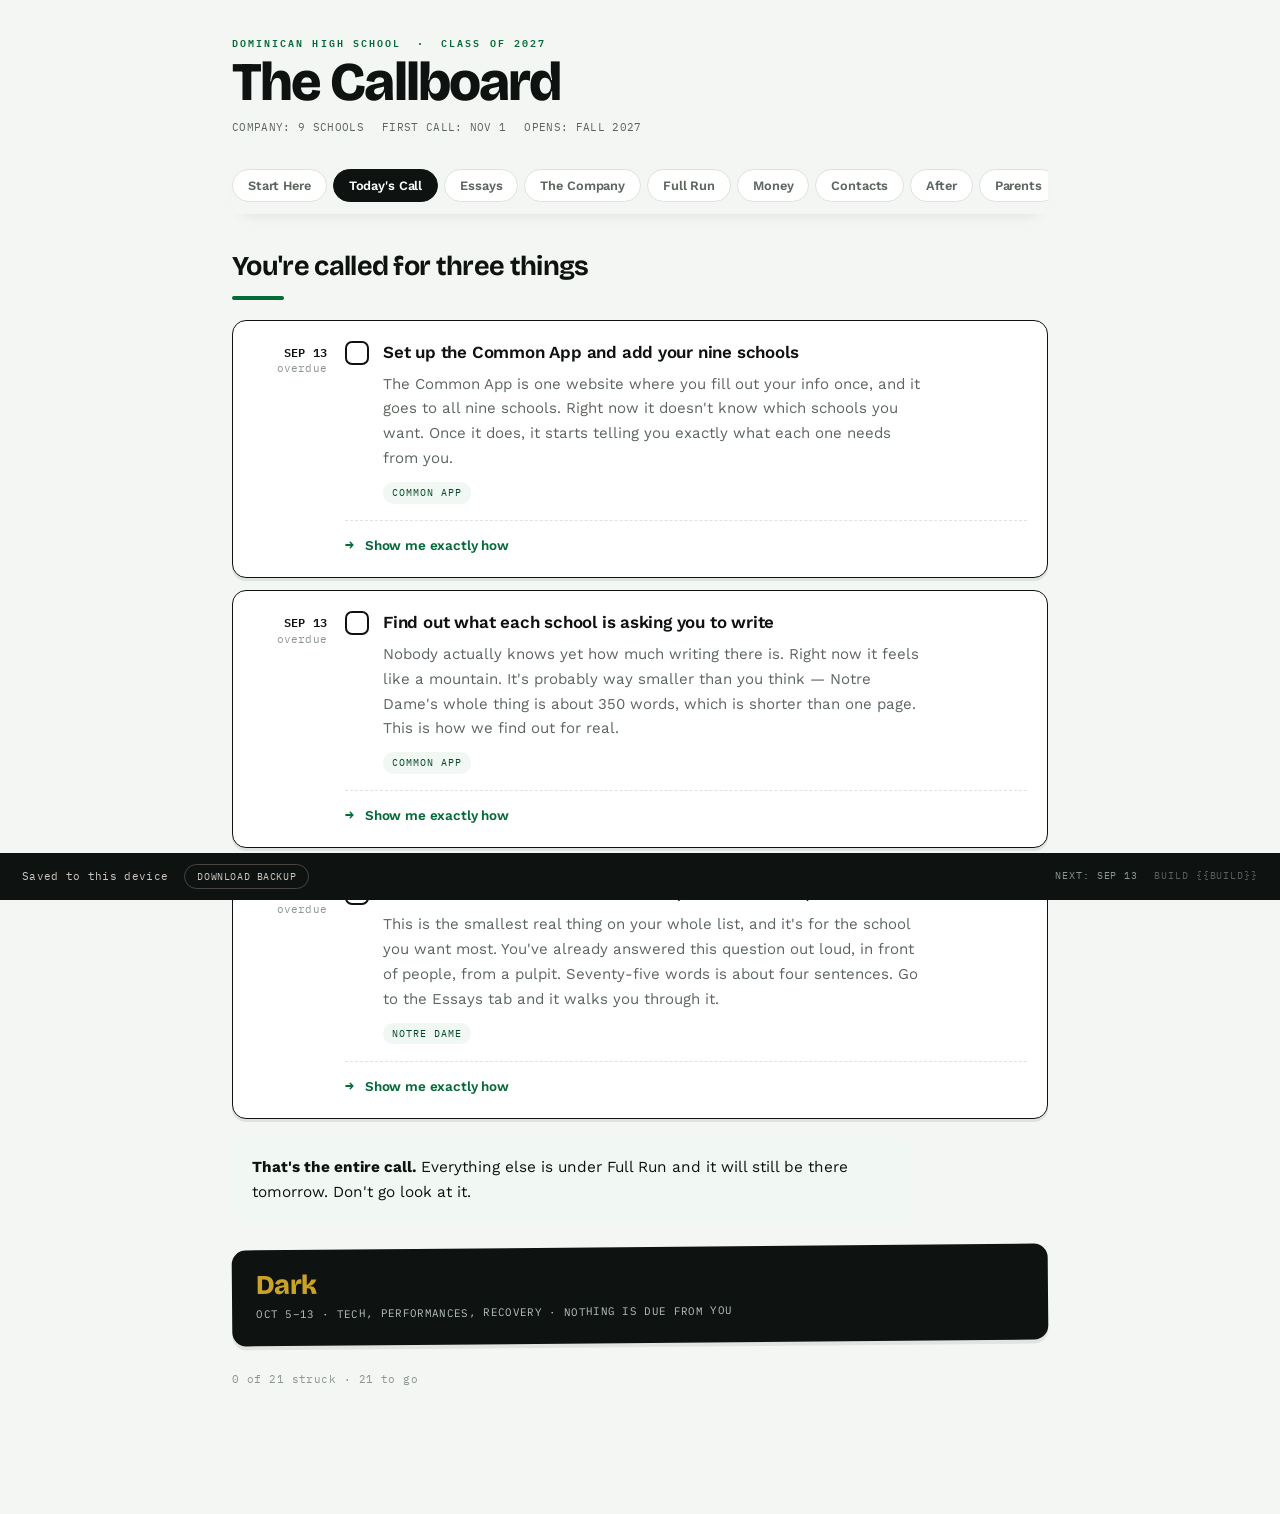
<file: src/index.html>
<!doctype html>
<html lang="en">
<head>
<meta charset="utf-8">
<meta name="viewport" content="width=device-width,initial-scale=1">
<title>The Callboard — College Applications</title>
<meta name="description" content="A guided workbench for nine college applications: today's three tasks, coached essay work, real costs, and everything exportable.">
<link rel="icon" href="data:image/svg+xml,<svg xmlns='http://www.w3.org/2000/svg' viewBox='0 0 100 100'><text y='.9em' font-size='90'>🎭</text></svg>">
<link rel="preconnect" href="https://fonts.gstatic.com" crossorigin>
<link rel="stylesheet" href="https://fonts.googleapis.com/css2?family=Bricolage+Grotesque:opsz,wght@12..96,700;12..96,800&family=Work+Sans:ital,wght@0,400;0,500;0,600;1,400&family=IBM+Plex+Mono:wght@400;600&display=swap">
<link rel="stylesheet" href="app.css">
</head>
<body>
<div class="sheet">

<header class="masthead">
  <div class="eyebrow">Dominican High School &nbsp;·&nbsp; Class of 2027</div>
  <h1>The Callboard</h1>
  <div class="run"><span>COMPANY: 9 SCHOOLS</span><span>FIRST CALL: NOV 1</span><span>OPENS: FALL 2027</span></div>
</header>

<nav role="tablist" aria-label="Sections">
  <button role="tab" aria-selected="false" data-t="start">Start Here</button>
  <button role="tab" aria-selected="true" data-t="today">Today's Call</button>
  <button role="tab" aria-selected="false" data-t="essays">Essays</button>
  <button role="tab" aria-selected="false" data-t="company">The Company</button>
  <button role="tab" aria-selected="false" data-t="run">Full Run</button>
  <button role="tab" aria-selected="false" data-t="money">Money</button>
  <button role="tab" aria-selected="false" data-t="calls">Contacts</button>
  <button role="tab" aria-selected="false" data-t="after">After</button>
  <button role="tab" aria-selected="false" data-t="parents">Parents</button>
  <button role="tab" aria-selected="false" data-t="words">Words</button>
  <button role="tab" aria-selected="false" data-t="save">Save &amp; Print</button>
</nav>

<main>

<section id="start" hidden>
  <h2>What this is</h2><div class="rule"></div>
  <p>Nine college applications, broken into small pieces, in the order they
    actually need to happen. It keeps track so you don't have to hold it all in your head.</p>
  <div class="note"><strong>The whole idea:</strong> you open this, it tells you the two or
    three things that matter today, you do one of them, you close it. That's it. It will
    never show you all 21 things at once unless you go looking for them.</div>

  <h2>You can take all of it with you</h2><div class="rule"></div>
  <p>If you'd rather work on paper, in a spreadsheet, or on a computer with no internet —
    you can. Nothing here is trapped on this page. All of it lives under
    <strong>Save &amp; Print</strong>:</p>
  <div class="scroll"><table>
    <thead><tr><th>Download</th><th>What you get</th><th>Good for</th></tr></thead><tbody>
    <tr><td><strong>Excel file</strong></td>
      <td>Six tabs: every task, every school, the costs, the contacts, and everything
        you've written so far</td>
      <td>Handing your parents the whole picture. Also a second copy of your writing.</td></tr>
    <tr><td><strong>PDF</strong></td>
      <td>The whole thing, or just this week, printed — your essay drafts included</td>
      <td>Working on paper. Sticking this week on the fridge.</td></tr>
    <tr><td><strong>Backup file</strong></td>
      <td>Everything you've typed, in one small file</td>
      <td>Moving your work to a different computer, or not losing it.</td></tr>
    <tr><td><strong>This page itself</strong></td>
      <td>The entire app as one file</td>
      <td>Working somewhere with no internet. Double-click and it opens.</td></tr>
    </tbody></table></div>
  <p><button class="btn go" data-t="save">Go to Save &amp; Print</button></p>

  <h2>Your work saves by itself</h2><div class="rule"></div>
  <p>Every word you type saves the second you type it. You never hit a save button.
    The bar at the bottom of the screen tells you when it last saved.</p>
  <div class="note"><strong>The one catch:</strong> it saves to <em>this</em> browser on
    <em>this</em> device. It won't follow you to your phone, and clearing your history erases
    it. So once a week, hit <strong>Download backup</strong> and keep the file somewhere.</div>

  <h2>What each tab does</h2><div class="rule"></div>
  <div class="scroll"><table>
    <thead><tr><th>Tab</th><th>What's there</th></tr></thead><tbody>
    <tr><td><strong>Today's Call</strong></td><td>The two or three things to do now. Start here every time.</td></tr>
    <tr><td><strong>Essays</strong></td><td>Every piece of writing, and a step-by-step that gets you from nothing to a draft.</td></tr>
    <tr><td><strong>The Company</strong></td><td>The nine schools. Deadlines, costs, what each one cares about.</td></tr>
    <tr><td><strong>Full Run</strong></td><td>Everything, by date. Only go here if you want to.</td></tr>
    <tr><td><strong>Money</strong></td><td>What each school actually costs, which is not the number on their website.</td></tr>
    <tr><td><strong>Contacts</strong></td><td>Who to email, and emails you can copy.</td></tr>
    <tr><td><strong>After</strong></td><td>November onward. Ignore it until November.</td></tr>
    <tr><td><strong>Parents</strong></td><td>Their forms and deadlines, not yours.</td></tr>
    <tr><td><strong>Words</strong></td><td>Every confusing admissions word, explained normally.</td></tr>
    </tbody></table></div>

  <h2>Stuck on a task?</h2><div class="rule"></div>
  <p>Most tasks have a <strong>Show me exactly how</strong> line under them. Tap it and you
    get the actual steps — which website, which button, what to type. If a word doesn't make
    sense, it's in <strong>Words</strong>.</p>

  <h2>One rule about the essays</h2><div class="rule"></div>
  <div class="flag">Nothing here writes your essays for you. It asks you questions, shows you
    your own answers, and tells you which one is the essay — then you write it.<br><br>
    Two reasons. Several of these schools make you sign that the writing is yours. And essays
    written by somebody else read like everyone else's, which is the fastest way to be
    forgotten. Yours won't be.</div>
  <p><button class="btn go" data-t="today">OK, show me today</button></p>
</section>

<section id="today">
  <h2 id="hdrToday">You're called for three things</h2><div class="rule"></div>
  <div id="board">
    <div class="call hot"><div class="slot"><b>SEP 13</b>30 min</div>
      <label class="tick"><input type="checkbox" data-id="ca1">
      <span><h3>Open the Common App. Check it says Fall 2027. Add all nine schools.</h3>
      <div class="why">Once the schools are in, the app shows you every real deadline and requirement.</div>
      <div class="who">Common App</div></span></label></div>
  </div>
  <div class="note"><strong>That's the entire call.</strong> Everything else is under Full Run and
    it will still be there tomorrow. Don't go look at it.</div>
  <div class="dark-strip"><div class="lbl">Dark</div>
    <div class="sub">OCT 5–13 · TECH, PERFORMANCES, RECOVERY · NOTHING IS DUE FROM YOU</div></div>
  <p class="tally" id="tally">Loading…</p>
</section>

<section id="essays" hidden>
  <div id="essayHome">
    <h2>Essay work</h2><div class="rule"></div>
    <div class="flag"><strong>Here's how this works.</strong> You don't start with a blank page.
      I ask you questions, you answer them badly and quickly, and then I show you that your
      answers already contain the essay. Four steps each: gather, choose, draft, sharpen.<br><br>
      <strong>I don't write any of it.</strong> Several of these schools make you sign that the
      writing is yours — and ghostwritten essays read like everyone else's anyway. Yours won't.</div>
    <div id="essayList"></div>
    <h2>The reuse map</h2><div class="rule"></div>
    <div class="note"><strong>Four of your nine are Catholic and read for the same thing</strong> —
      Notre Dame, Holy Cross, Fordham, DePaul. One core idea, retold four times. Never pasted.<br><br>
      <strong>Separate core:</strong> music identity — Madison, Minnesota, Eau Claire, NYU.<br><br>
      <strong>Never shared:</strong> anything with a school's name in it.</div>
  </div>
  <div id="essayWalk" hidden></div>
</section>

<section id="company" hidden><h2>The company</h2><div class="rule"></div>
  <p class="tag" style="margin-bottom:14px">Confirm anything marked unverified before you rely on it.</p>
  <div id="schoolList"></div></section>

<section id="run" hidden><h2>Full run</h2><div class="rule"></div>
  <div class="chips" id="chips"></div><div id="runList"></div></section>

<section id="money" hidden>
  <h2>What things actually cost</h2><div class="rule"></div>
  <div class="note"><strong>Sticker price is fiction.</strong> The expensive schools can end up
    cheapest — the ones that cost $90K meet 100% of need and the ones that cost $30K don't.
    Don't cross anything off because the top number scared you.</div>
  <div class="scroll"><table id="moneyTable"></table></div>
  <h2>The question that decides everything</h2><div class="rule"></div>
  <div class="flag"><strong>Does Notre Dame's free tuition actually apply?</strong><br><br>
    They cover full tuition under $150,000 — but they require the Noncustodial Parent CSS Profile,
    so <strong>both parents' incomes count together</strong>, not just the one you live with.<br><br>
    Nobody can answer this until both profiles are filed. It's the difference between Notre Dame
    being the cheapest school here and one of the most expensive.
    <strong>Parents' job, not yours.</strong></div>
  <h2>Money deadlines</h2><div class="rule"></div>
  <div class="scroll"><table id="moneyDates"></table></div>
  <p class="tag">FAFSA Notre Dame 001840 · CSS Notre Dame 1841 · CSS Holy Cross 3282</p>
  <h2>Music money — read once</h2><div class="rule"></div>
  <div class="flag"><strong>Nearly every music scholarship requires declaring the music major.</strong>
    Holy Cross Brooks is full tuition, majors only. Madison's waiver, majors only. NYU Steinhardt,
    majors only.<br><br><strong>Still open without majoring:</strong> singing in the ensembles —
    almost everywhere, including Madison's jazz groups and the Holy Cross jazz combo. And
    <strong>Eau Claire</strong>, where jazz is open to every student.<br><br>
    <strong>What that means:</strong> you don't need to chase auditions at eight schools this fall.
    That whole workstream is off your plate.</div>
</section>

<section id="calls" hidden><h2>Who to call</h2><div class="rule"></div>
  <div class="scroll"><table id="contactTable"></table></div>
  <h2>Emails you can steal</h2><div class="rule"></div>
  <details><summary>Asking a music department a question</summary><div class="inner">
    <p><em>Subject: Prescreen timing — prospective first-year, jazz voice</em></p>
    <p>Hi — I'm a senior applying for fall 2027 and I'm interested in jazz voice. Two questions:
      when is the prescreen deadline for next fall's auditions, and are students who aren't music
      majors eligible to audition for scholarships or ensembles? Thank you — [name], [school], [city]</p>
    <p class="tag">Short. Two specific questions. They answer short emails.</p></div></details>
  <details><summary>Requesting an interview</summary><div class="inner">
    <p><em>Subject: Interview request — first-year applicant</em></p>
    <p>Hi — I'm applying as a first-year student for fall 2027 and I'd like to request an interview.
      I'm available [two or three real windows]. Thank you — [name], [school], [city]</p>
    <p class="tag">Send in October. Slots fill.</p></div></details>
  <details><summary>What not to send</summary><div class="inner">
    <p>Don't email to say you submitted. Don't email to say you're still interested with nothing
      else in the message. Don't email weekly. Contact them when you have a real question or real
      news. Anything else reads as anxious, and admissions offices notice.</p></div></details>
</section>

<section id="after" hidden><h2>After Nov 1</h2><div class="rule"></div>
  <div class="note">Submitting is halfway. Most of the money happens after this.
    <strong>Don't read this now.</strong> It's here so it exists in November.</div>
  <details><summary>November</summary><div class="inner"><ul>
    <li>DePaul Early Action — Nov 15</li>
    <li><strong>Notre Dame aid priority — Nov 15.</strong> FAFSA + CSS + IDOC</li>
    <li>Notre Dame arts supplement via SlideRoom — Nov 15</li>
    <li>Alumni interviews open at several schools</li></ul></div></details>
  <details><summary>December — the big month</summary><div class="inner"><ul>
    <li><strong>DePaul School of Music — Dec 1.</strong> Separate application, no early action</li>
    <li>Holy Cross interview — by Dec 5</li>
    <li><strong>Holy Cross net cost known — by Dec 20</strong>, before any binding decision</li>
    <li>Write the Holy Cross supplements</li>
    <li><strong>Notre Dame answers — mid-December</strong></li></ul></div></details>
  <details><summary>The December decision</summary><div class="inner">
    <p><strong>Notre Dame says yes</strong> → Holy Cross ED II is off. Apply Regular there if you
      want two aid offers to compare.</p>
    <p><strong>Notre Dame says no</strong> → Holy Cross ED II is your strongest move, if the cost works.</p>
    <p><strong>Deferred</strong> → the hard one. You're still alive at Notre Dame, but ED II is
      binding: get into Holy Cross and you withdraw from Notre Dame before they ever give you a
      real answer. That's a values question, not a strategy question, and it's yours.</p>
    <p><strong>The one rule:</strong> don't commit to anything binding until you know what it costs.</p></div></details>
  <details><summary>January</summary><div class="inner"><ul>
    <li>Minnesota Regular — Jan 1</li><li>Fordham Regular — Jan 3 <span class="unv">verify</span></li>
    <li>Notre Dame Regular — Jan 4</li><li>NYU Regular — Jan 5</li>
    <li><strong>Holy Cross ED II and Regular — Jan 15</strong></li>
    <li>Mid-year report goes from your school</li></ul></div></details>
  <details><summary>February – May</summary><div class="inner"><ul>
    <li>~Feb — MN–WI reciprocity application opens. Separate. Don't miss it.</li>
    <li>Feb 15 — Holy Cross ED II decision</li><li>Mar–Apr — DePaul music decisions</li>
    <li>March — Notre Dame Regular Decision</li>
    <li>Mar–Apr — admitted student days. Much better than a fall tour.</li>
    <li>April — compare aid offers side by side. Appeal anything out of line.</li>
    <li><strong>May 1 — deposit. Not before.</strong></li></ul></div></details>
</section>

<section id="parents" hidden>
  <h2>For your parents</h2><div class="rule"></div>
  <div class="note"><strong>This page is not for her.</strong> It's the money forms, the
    deadlines that cost real dollars, and the things nobody has confirmed yet. None of it
    belongs on a 17-year-old's to-do list.</div>
  <div id="parentList"></div>

  <h2>Confirm before anyone acts on it</h2><div class="rule"></div>
  <div class="flag">Everything below came from research that could <strong>not</strong> be
    confirmed against the school's own page. Dates and dollar figures in this app are only as
    good as these calls. Tap one to see why it matters and who to ask.</div>
  <div id="verifyList"></div>
</section>

<section id="words" hidden>
  <h2>What these words mean</h2><div class="rule"></div>
  <div class="note">Nobody is born knowing this vocabulary, and everyone in admissions talks
    like you already do. If a word anywhere in here made no sense, it's probably below.</div>
  <dl id="glossary"></dl>
</section>

<section id="save" hidden>
  <h2>Your work is saved automatically</h2><div class="rule"></div>
  <p>Everything you type saves to this browser the moment you type it. Bookmark this page and
    come back any time — it'll all be here.</p>
  <div class="note"><strong>One catch worth knowing.</strong> It saves to <em>this</em> browser on
    <em>this</em> device. It won't follow you to your phone, and clearing your history erases it.
    So once a week, hit <strong>Download backup</strong> and keep the file. Then you can restore it
    anywhere, including a new computer.</div>
  <p><button class="btn go" id="dlBackup">Download backup</button>
     <button class="btn" id="upBackup">Restore from backup</button>
     <input type="file" id="fileIn" accept=".json" hidden></p>

  <h2>Print or export</h2><div class="rule"></div>
  <p><strong>Excel spreadsheet</strong> — every checklist item, school, cost, contact, and all your
    essay writing, on separate tabs. Good for your parents, and good as a second backup.</p>
  <p><button class="btn" id="xlsx">Download Excel file</button></p>
  <p><strong>PDF</strong> — opens your browser's print window. Choose <em>Save as PDF</em> as the
    destination. Your essay drafts print with it.</p>
  <p><button class="btn" id="printAll">Print everything as PDF</button>
     <button class="btn" id="printWeek">Print this week only</button></p>

  <h2>Take the whole page with you</h2><div class="rule"></div>
  <p><strong>This page as a file</strong> — the entire app, saved to your computer. Open it by
    double-clicking, works with no internet, keeps everything you've written.</p>
  <p><button class="btn" id="savePage">Download this whole page</button></p>

  <h2>Start over</h2><div class="rule"></div>
  <p class="tag">This erases every answer and draft on this device. Download a backup first.</p>
  <p><button class="btn" id="wipe">Erase everything</button></p>
</section>

</main>
</div>

<div class="saved"><b id="saveState">Saved to this device</b>
  <button id="quickSave">Download backup</button>
  <span class="tag" style="margin-left:auto" id="nextUp"></span>
  <span class="tag" style="opacity:.6">BUILD {{BUILD}}</span></div>

<script type="module" src="app.js"></script>
</body>
</html>
</file>
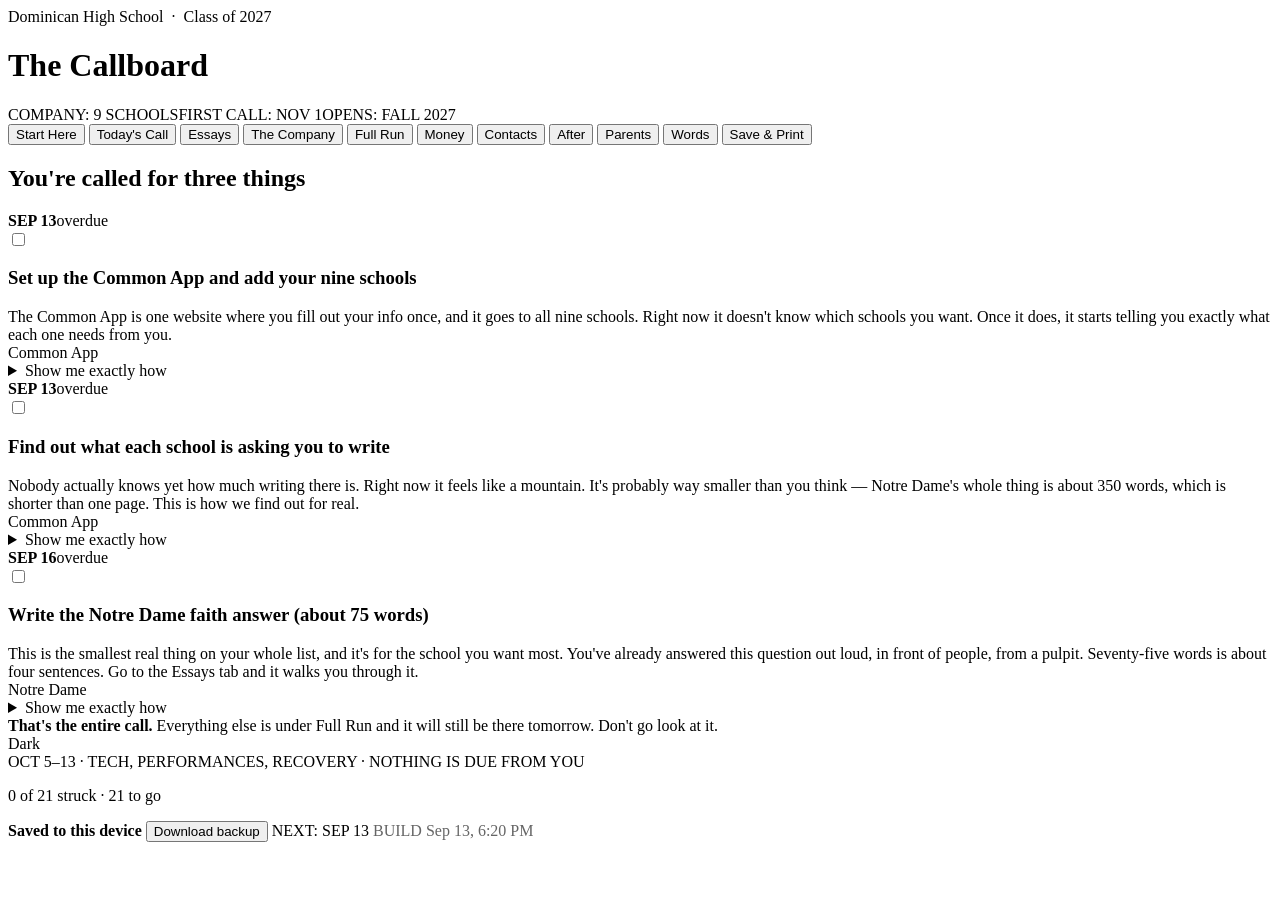
<file: app/callboard.html>
<title>The Callboard</title>
<link rel="preconnect" href="https://fonts.gstatic.com" crossorigin>
<link rel="stylesheet" href="https://fonts.googleapis.com/css2?family=Bricolage+Grotesque:opsz,wght@12..96,700;12..96,800&family=Work+Sans:ital,wght@0,400;0,500;0,600;1,400&family=IBM+Plex+Mono:wght@400;600&display=swap">
<div class="sheet">

<header class="masthead">
  <div class="eyebrow">Dominican High School &nbsp;·&nbsp; Class of 2027</div>
  <h1>The Callboard</h1>
  <div class="run"><span>COMPANY: 9 SCHOOLS</span><span>FIRST CALL: NOV 1</span><span>OPENS: FALL 2027</span></div>
</header>

<nav role="tablist" aria-label="Sections">
  <button role="tab" aria-selected="false" data-t="start">Start Here</button>
  <button role="tab" aria-selected="true" data-t="today">Today's Call</button>
  <button role="tab" aria-selected="false" data-t="essays">Essays</button>
  <button role="tab" aria-selected="false" data-t="company">The Company</button>
  <button role="tab" aria-selected="false" data-t="run">Full Run</button>
  <button role="tab" aria-selected="false" data-t="money">Money</button>
  <button role="tab" aria-selected="false" data-t="calls">Contacts</button>
  <button role="tab" aria-selected="false" data-t="after">After</button>
  <button role="tab" aria-selected="false" data-t="parents">Parents</button>
  <button role="tab" aria-selected="false" data-t="words">Words</button>
  <button role="tab" aria-selected="false" data-t="save">Save &amp; Print</button>
</nav>

<main>

<section id="start" hidden>
  <h2>What this is</h2><div class="rule"></div>
  <p>Nine college applications, broken into small pieces, in the order they
    actually need to happen. It keeps track so you don't have to hold it all in your head.</p>
  <div class="note"><strong>The whole idea:</strong> you open this, it tells you the two or
    three things that matter today, you do one of them, you close it. That's it. It will
    never show you all 21 things at once unless you go looking for them.</div>

  <h2>You can take all of it with you</h2><div class="rule"></div>
  <p>If you'd rather work on paper, in a spreadsheet, or on a computer with no internet —
    you can. Nothing here is trapped on this page. All of it lives under
    <strong>Save &amp; Print</strong>:</p>
  <div class="scroll"><table>
    <thead><tr><th>Download</th><th>What you get</th><th>Good for</th></tr></thead><tbody>
    <tr><td><strong>Excel file</strong></td>
      <td>Six tabs: every task, every school, the costs, the contacts, and everything
        you've written so far</td>
      <td>Handing your parents the whole picture. Also a second copy of your writing.</td></tr>
    <tr><td><strong>PDF</strong></td>
      <td>The whole thing, or just this week, printed — your essay drafts included</td>
      <td>Working on paper. Sticking this week on the fridge.</td></tr>
    <tr><td><strong>Backup file</strong></td>
      <td>Everything you've typed, in one small file</td>
      <td>Moving your work to a different computer, or not losing it.</td></tr>
    <tr><td><strong>This page itself</strong></td>
      <td>The entire app as one file</td>
      <td>Working somewhere with no internet. Double-click and it opens.</td></tr>
    </tbody></table></div>
  <p><button class="btn go" data-t="save">Go to Save &amp; Print</button></p>

  <h2>Your work saves by itself</h2><div class="rule"></div>
  <p>Every word you type saves the second you type it. You never hit a save button.
    The bar at the bottom of the screen tells you when it last saved.</p>
  <div class="note"><strong>The one catch:</strong> it saves to <em>this</em> browser on
    <em>this</em> device. It won't follow you to your phone, and clearing your history erases
    it. So once a week, hit <strong>Download backup</strong> and keep the file somewhere.</div>

  <h2>What each tab does</h2><div class="rule"></div>
  <div class="scroll"><table>
    <thead><tr><th>Tab</th><th>What's there</th></tr></thead><tbody>
    <tr><td><strong>Today's Call</strong></td><td>The two or three things to do now. Start here every time.</td></tr>
    <tr><td><strong>Essays</strong></td><td>Every piece of writing, and a step-by-step that gets you from nothing to a draft.</td></tr>
    <tr><td><strong>The Company</strong></td><td>The nine schools. Deadlines, costs, what each one cares about.</td></tr>
    <tr><td><strong>Full Run</strong></td><td>Everything, by date. Only go here if you want to.</td></tr>
    <tr><td><strong>Money</strong></td><td>What each school actually costs, which is not the number on their website.</td></tr>
    <tr><td><strong>Contacts</strong></td><td>Who to email, and emails you can copy.</td></tr>
    <tr><td><strong>After</strong></td><td>November onward. Ignore it until November.</td></tr>
    <tr><td><strong>Parents</strong></td><td>Their forms and deadlines, not yours.</td></tr>
    <tr><td><strong>Words</strong></td><td>Every confusing admissions word, explained normally.</td></tr>
    </tbody></table></div>

  <h2>Stuck on a task?</h2><div class="rule"></div>
  <p>Most tasks have a <strong>Show me exactly how</strong> line under them. Tap it and you
    get the actual steps — which website, which button, what to type. If a word doesn't make
    sense, it's in <strong>Words</strong>.</p>

  <h2>One rule about the essays</h2><div class="rule"></div>
  <div class="flag">Nothing here writes your essays for you. It asks you questions, shows you
    your own answers, and tells you which one is the essay — then you write it.<br><br>
    Two reasons. Several of these schools make you sign that the writing is yours. And essays
    written by somebody else read like everyone else's, which is the fastest way to be
    forgotten. Yours won't be.</div>
  <p><button class="btn go" data-t="today">OK, show me today</button></p>
</section>

<section id="today">
  <h2 id="hdrToday">You're called for three things</h2><div class="rule"></div>
  <div id="board">
    <div class="call hot"><div class="slot"><b>SEP 13</b>30 min</div>
      <label class="tick"><input type="checkbox" data-id="ca1">
      <span><h3>Open the Common App. Check it says Fall 2027. Add all nine schools.</h3>
      <div class="why">Once the schools are in, the app shows you every real deadline and requirement.</div>
      <div class="who">Common App</div></span></label></div>
  </div>
  <div class="note"><strong>That's the entire call.</strong> Everything else is under Full Run and
    it will still be there tomorrow. Don't go look at it.</div>
  <div class="dark-strip"><div class="lbl">Dark</div>
    <div class="sub">OCT 5–13 · TECH, PERFORMANCES, RECOVERY · NOTHING IS DUE FROM YOU</div></div>
  <p class="tally" id="tally">Loading…</p>
</section>

<section id="essays" hidden>
  <div id="essayHome">
    <h2>Essay work</h2><div class="rule"></div>
    <div class="flag"><strong>Here's how this works.</strong> You don't start with a blank page.
      I ask you questions, you answer them badly and quickly, and then I show you that your
      answers already contain the essay. Four steps each: gather, choose, draft, sharpen.<br><br>
      <strong>I don't write any of it.</strong> Several of these schools make you sign that the
      writing is yours — and ghostwritten essays read like everyone else's anyway. Yours won't.</div>
    <div id="essayList"></div>
    <h2>The reuse map</h2><div class="rule"></div>
    <div class="note"><strong>Four of your nine are Catholic and read for the same thing</strong> —
      Notre Dame, Holy Cross, Fordham, DePaul. One core idea, retold four times. Never pasted.<br><br>
      <strong>Separate core:</strong> music identity — Madison, Minnesota, Eau Claire, NYU.<br><br>
      <strong>Never shared:</strong> anything with a school's name in it.</div>
  </div>
  <div id="essayWalk" hidden></div>
</section>

<section id="company" hidden><h2>The company</h2><div class="rule"></div>
  <p class="tag" style="margin-bottom:14px">Confirm anything marked unverified before you rely on it.</p>
  <div id="schoolList"></div></section>

<section id="run" hidden><h2>Full run</h2><div class="rule"></div>
  <div class="chips" id="chips"></div><div id="runList"></div></section>

<section id="money" hidden>
  <h2>What things actually cost</h2><div class="rule"></div>
  <div class="note"><strong>Sticker price is fiction.</strong> The expensive schools can end up
    cheapest — the ones that cost $90K meet 100% of need and the ones that cost $30K don't.
    Don't cross anything off because the top number scared you.</div>
  <div class="scroll"><table id="moneyTable"></table></div>
  <h2>The question that decides everything</h2><div class="rule"></div>
  <div class="flag"><strong>Does Notre Dame's free tuition actually apply?</strong><br><br>
    They cover full tuition under $150,000 — but they require the Noncustodial Parent CSS Profile,
    so <strong>both parents' incomes count together</strong>, not just the one you live with.<br><br>
    Nobody can answer this until both profiles are filed. It's the difference between Notre Dame
    being the cheapest school here and one of the most expensive.
    <strong>Parents' job, not yours.</strong></div>
  <h2>Money deadlines</h2><div class="rule"></div>
  <div class="scroll"><table id="moneyDates"></table></div>
  <p class="tag">FAFSA Notre Dame 001840 · CSS Notre Dame 1841 · CSS Holy Cross 3282</p>
  <h2>Music money — read once</h2><div class="rule"></div>
  <div class="flag"><strong>Nearly every music scholarship requires declaring the music major.</strong>
    Holy Cross Brooks is full tuition, majors only. Madison's waiver, majors only. NYU Steinhardt,
    majors only.<br><br><strong>Still open without majoring:</strong> singing in the ensembles —
    almost everywhere, including Madison's jazz groups and the Holy Cross jazz combo. And
    <strong>Eau Claire</strong>, where jazz is open to every student.<br><br>
    <strong>What that means:</strong> you don't need to chase auditions at eight schools this fall.
    That whole workstream is off your plate.</div>
</section>

<section id="calls" hidden><h2>Who to call</h2><div class="rule"></div>
  <div class="scroll"><table id="contactTable"></table></div>
  <h2>Emails you can steal</h2><div class="rule"></div>
  <details><summary>Asking a music department a question</summary><div class="inner">
    <p><em>Subject: Prescreen timing — prospective first-year, jazz voice</em></p>
    <p>Hi — I'm a senior applying for fall 2027 and I'm interested in jazz voice. Two questions:
      when is the prescreen deadline for next fall's auditions, and are students who aren't music
      majors eligible to audition for scholarships or ensembles? Thank you — [name], [school], [city]</p>
    <p class="tag">Short. Two specific questions. They answer short emails.</p></div></details>
  <details><summary>Requesting an interview</summary><div class="inner">
    <p><em>Subject: Interview request — first-year applicant</em></p>
    <p>Hi — I'm applying as a first-year student for fall 2027 and I'd like to request an interview.
      I'm available [two or three real windows]. Thank you — [name], [school], [city]</p>
    <p class="tag">Send in October. Slots fill.</p></div></details>
  <details><summary>What not to send</summary><div class="inner">
    <p>Don't email to say you submitted. Don't email to say you're still interested with nothing
      else in the message. Don't email weekly. Contact them when you have a real question or real
      news. Anything else reads as anxious, and admissions offices notice.</p></div></details>
</section>

<section id="after" hidden><h2>After Nov 1</h2><div class="rule"></div>
  <div class="note">Submitting is halfway. Most of the money happens after this.
    <strong>Don't read this now.</strong> It's here so it exists in November.</div>
  <details><summary>November</summary><div class="inner"><ul>
    <li>DePaul Early Action — Nov 15</li>
    <li><strong>Notre Dame aid priority — Nov 15.</strong> FAFSA + CSS + IDOC</li>
    <li>Notre Dame arts supplement via SlideRoom — Nov 15</li>
    <li>Alumni interviews open at several schools</li></ul></div></details>
  <details><summary>December — the big month</summary><div class="inner"><ul>
    <li><strong>DePaul School of Music — Dec 1.</strong> Separate application, no early action</li>
    <li>Holy Cross interview — by Dec 5</li>
    <li><strong>Holy Cross net cost known — by Dec 20</strong>, before any binding decision</li>
    <li>Write the Holy Cross supplements</li>
    <li><strong>Notre Dame answers — mid-December</strong></li></ul></div></details>
  <details><summary>The December decision</summary><div class="inner">
    <p><strong>Notre Dame says yes</strong> → Holy Cross ED II is off. Apply Regular there if you
      want two aid offers to compare.</p>
    <p><strong>Notre Dame says no</strong> → Holy Cross ED II is your strongest move, if the cost works.</p>
    <p><strong>Deferred</strong> → the hard one. You're still alive at Notre Dame, but ED II is
      binding: get into Holy Cross and you withdraw from Notre Dame before they ever give you a
      real answer. That's a values question, not a strategy question, and it's yours.</p>
    <p><strong>The one rule:</strong> don't commit to anything binding until you know what it costs.</p></div></details>
  <details><summary>January</summary><div class="inner"><ul>
    <li>Minnesota Regular — Jan 1</li><li>Fordham Regular — Jan 3 <span class="unv">verify</span></li>
    <li>Notre Dame Regular — Jan 4</li><li>NYU Regular — Jan 5</li>
    <li><strong>Holy Cross ED II and Regular — Jan 15</strong></li>
    <li>Mid-year report goes from your school</li></ul></div></details>
  <details><summary>February – May</summary><div class="inner"><ul>
    <li>~Feb — MN–WI reciprocity application opens. Separate. Don't miss it.</li>
    <li>Feb 15 — Holy Cross ED II decision</li><li>Mar–Apr — DePaul music decisions</li>
    <li>March — Notre Dame Regular Decision</li>
    <li>Mar–Apr — admitted student days. Much better than a fall tour.</li>
    <li>April — compare aid offers side by side. Appeal anything out of line.</li>
    <li><strong>May 1 — deposit. Not before.</strong></li></ul></div></details>
</section>

<section id="parents" hidden>
  <h2>For your parents</h2><div class="rule"></div>
  <div class="note"><strong>This page is not for her.</strong> It's the money forms, the
    deadlines that cost real dollars, and the things nobody has confirmed yet. None of it
    belongs on a 17-year-old's to-do list.</div>
  <div id="parentList"></div>

  <h2>Confirm before anyone acts on it</h2><div class="rule"></div>
  <div class="flag">Everything below came from research that could <strong>not</strong> be
    confirmed against the school's own page. Dates and dollar figures in this app are only as
    good as these calls. Tap one to see why it matters and who to ask.</div>
  <div id="verifyList"></div>
</section>

<section id="words" hidden>
  <h2>What these words mean</h2><div class="rule"></div>
  <div class="note">Nobody is born knowing this vocabulary, and everyone in admissions talks
    like you already do. If a word anywhere in here made no sense, it's probably below.</div>
  <dl id="glossary"></dl>
</section>

<section id="save" hidden>
  <h2>Your work is saved automatically</h2><div class="rule"></div>
  <p>Everything you type saves to this browser the moment you type it. Bookmark this page and
    come back any time — it'll all be here.</p>
  <div class="note"><strong>One catch worth knowing.</strong> It saves to <em>this</em> browser on
    <em>this</em> device. It won't follow you to your phone, and clearing your history erases it.
    So once a week, hit <strong>Download backup</strong> and keep the file. Then you can restore it
    anywhere, including a new computer.</div>
  <p><button class="btn go" id="dlBackup">Download backup</button>
     <button class="btn" id="upBackup">Restore from backup</button>
     <input type="file" id="fileIn" accept=".json" hidden></p>

  <h2>Print or export</h2><div class="rule"></div>
  <p><strong>Excel spreadsheet</strong> — every checklist item, school, cost, contact, and all your
    essay writing, on separate tabs. Good for your parents, and good as a second backup.</p>
  <p><button class="btn" id="xlsx">Download Excel file</button></p>
  <p><strong>PDF</strong> — opens your browser's print window. Choose <em>Save as PDF</em> as the
    destination. Your essay drafts print with it.</p>
  <p><button class="btn" id="printAll">Print everything as PDF</button>
     <button class="btn" id="printWeek">Print this week only</button></p>

  <h2>Take the whole page with you</h2><div class="rule"></div>
  <p><strong>This page as a file</strong> — the entire app, saved to your computer. Open it by
    double-clicking, works with no internet, keeps everything you've written.</p>
  <p><button class="btn" id="savePage">Download this whole page</button></p>

  <h2>Start over</h2><div class="rule"></div>
  <p class="tag">This erases every answer and draft on this device. Download a backup first.</p>
  <p><button class="btn" id="wipe">Erase everything</button></p>
</section>

</main>
</div>

<div class="saved"><b id="saveState">Saved to this device</b>
  <button id="quickSave">Download backup</button>
  <span class="tag" style="margin-left:auto" id="nextUp"></span>
  <span class="tag" style="opacity:.6">BUILD Sep 13, 6:20 PM</span></div>

<script>
/* Single source of truth. The screen, the Excel export and the PDF all read from here. */

const TASKS = [
  {id:'ca1', s:'Common App', t:"Set up the Common App and add your nine schools", d:'2026-09-13', p:1, m:'30 min',
   w:"The Common App is one website where you fill out your info once, and it goes to all nine schools. Right now it doesn't know which schools you want. Once it does, it starts telling you exactly what each one needs from you.",
   how:["Go to commonapp.org and sign in. (If you've never made an account, click Create Account — you're a First Year Student.)",
        "Look at the top of the screen. Check that it says <b>2026–2027</b> or <b>Fall 2027</b> somewhere. If it says 2025 or 2026, you're in the wrong year — that matters, tell your dad.",
        "Click the tab called <b>College Search</b>.",
        "Type a school name in the search box. Click the <b>+</b> or <b>Add</b> button next to it.",
        "Do that nine times, once per school: Notre Dame, UW–Madison, Fordham, University of Minnesota Twin Cities, DePaul, College of the Holy Cross, NYU, UW–Eau Claire, Winona State.",
        "Click <b>My Colleges</b> at the top. All nine should be listed down the left side. That's it, you're done."]},

  {id:'ca2', s:'Common App', t:"Find out what each school is asking you to write", d:'2026-09-13', p:1, m:'20 min',
   w:"Nobody actually knows yet how much writing there is. Right now it feels like a mountain. It's probably way smaller than you think — Notre Dame's whole thing is about 350 words, which is shorter than one page. This is how we find out for real.",
   how:["First, finish the task above. This won't work until the nine schools are added.",
        "In the Common App, click <b>My Colleges</b> at the top.",
        "Click the first school's name in the left-hand list.",
        "Underneath that school you'll see some links: Questions, Recommenders, <b>Writing</b>. Click <b>Writing</b>.",
        "This page shows the questions that school wants you to answer, and how many words you're allowed. Some schools have none. Some have three. Both are normal.",
        "Open a note on your phone or a Google Doc. For each question, copy the question word-for-word, and write down the word number next to it. Like: <i>“How does faith influence the decisions you make?” — 100 words</i>",
        "Go back to My Colleges and do the same for the next school. It gets fast after the first two.",
        "Send the note to your dad when you're done. Then this app can show you what to actually do with each one."]},

  {id:'nd1', s:'Notre Dame', t:'Write the Notre Dame faith answer (about 75 words)', d:'2026-09-16', p:1, m:'75 words',
   w:"This is the smallest real thing on your whole list, and it's for the school you want most. You've already answered this question out loud, in front of people, from a pulpit. Seventy-five words is about four sentences. Go to the Essays tab and it walks you through it.",
   how:["Click the <b>Essays</b> tab at the top of this page.",
        "Click the first one, <b>The faith answer</b>.",
        "It asks you six small questions. Answer them fast and badly — they're just notes, nobody reads them.",
        "Then it shows you your own answers and tells you which one is the essay.",
        "Then you write about four sentences. That's the whole thing."]},

  {id:'rec1', s:'Common App', t:'Ask your counselor and two teachers to write you a recommendation letter', d:'2026-09-18', p:1, m:'15 min',
   w:"A recommendation letter is a note a teacher writes about you that goes to the colleges. You don't see it and you don't write it — they do. But they need weeks, and they're writing them for a lot of seniors right now. Asking late is the single most common way an application misses its deadline.",
   how:["Ask them in person first. Just: <i>“Would you be willing to write me a college recommendation letter?”</i> Two teachers who actually know you beat two teachers with impressive titles.",
        "Then in the Common App, click <b>My Colleges</b>, pick any school, and click <b>Recommenders and FERPA</b>.",
        "There's a FERPA question first. It asks if you waive your right to read the letters. <b>Say yes, you waive it.</b> Colleges trust letters more when the student can't read them. This is normal and everyone does it.",
        "Add your school counselor's email, then each teacher's email. The Common App emails them a link.",
        "Check back in a week. If someone hasn't started, remind them nicely."]},

  {id:'mus1', s:'UW–Madison', t:'Send one short email to the UW–Madison music school', d:'2026-09-18', p:1, m:'10 min',
   w:"Last year, singers who wanted to audition there had to send a recording by October 31 — which is BEFORE the application is even due. If that's true again this year, it changes your whole October. Nobody knows yet. One email finds out.",
   how:["Email <b>admissions@music.wisc.edu</b>",
        "Subject line: <i>Prescreen timing — prospective first-year, jazz voice</i>",
        "Body: <i>Hi — I'm a senior applying for fall 2027 and I'm interested in jazz voice. Two questions: when is the recording deadline for next fall's auditions, and can students who aren't music majors audition for scholarships or ensembles? Thank you — [your name], [your school], [your city]</i>",
        "That's it. Short emails get answered. Long ones don't.",
        "“Prescreen” just means a recording you send in first, so they can decide whether to invite you to a real audition."]},

  {id:'act1', s:'Common App', t:'Fill in the Activities list (10 boxes, short)', d:'2026-09-20', p:2, m:'90 min',
   w:"This is where you list what you actually do — NHS, softball, musicals, preaching team. Most people rush it. It's one of the few places colleges see who you are outside of grades, and each box only fits about one sentence, so every word counts.",
   how:["In the Common App, click the <b>Common App</b> tab, then <b>Activities</b>.",
        "You get 10 slots. You do NOT have to fill all 10. Real ones beat filler.",
        "Each description box is 150 characters — that's about one sentence. Brutally short on purpose.",
        "Put the most important thing first. NHS president, the musicals, preaching team, softball, the Madison summer program.",
        "Say what you DID, with a number if you can. “Led 40-member chapter” beats “was involved in leadership.”",
        "Get your dad for this one. Squeezing real things into one sentence is genuinely hard and goes faster with someone else in the room."]},

  {id:'hon1', s:'Common App', t:'Fill in the Honors list (awards you won)', d:'2026-09-20', p:2, m:'30 min',
   w:"You have two that most applicants don't have anywhere: your Jerry Award nomination, and placing third in the world at the Great Shake. Those are outside people saying you're good — which counts for more than anything you say about yourself.",
   how:["In the Common App: <b>Common App</b> tab → <b>Education</b> → scroll to <b>Honors</b>.",
        "Answer yes when it asks if you have any honors to report.",
        "Add the <b>Jerry Award nomination</b> — Outstanding Supporting Performer. Say what year and that it's a regional award.",
        "Add <b>third place, The Great Shake</b> — and say it's international, because that's the part that's rare.",
        "Add National Honor Society if it isn't already in Activities."]},

  {id:'tri1', s:'Essays', t:'Go through your four old essay drafts and sort them', d:'2026-09-20', p:2, m:'60 min',
   w:"You already wrote four things. One of them might be most of an essay already. Finding that out saves you about two weeks — and if they're all dead, it's better to know now than in October.",
   how:["Open all four. Read each one once, fast.",
        "Write one word at the top of each: <b>ALIVE</b>, <b>DEAD</b>, or <b>WRONG SHAPE</b>.",
        "<b>ALIVE</b> = there's something real in here, even if the writing is bad. Bad writing is fixable.",
        "<b>DEAD</b> = the topic itself isn't going anywhere. Let it go.",
        "<b>WRONG SHAPE</b> = good material, but you told the wrong story around it. Worth rescuing.",
        "Be honest, not loyal. You're allowed to kill something you spent hours on."]},

  {id:'ps1', s:'Essays', t:'Personal statement — get it good enough to build on', d:'2026-09-30', p:1, m:'650 words',
   w:"This is the one essay that goes to all nine schools, so it's the most valuable thing you'll write. It does NOT have to be finished by this date. It has to be good enough that you can start the smaller ones. Everything else on this calendar waits on it.",
   how:["Click the <b>Essays</b> tab, then <b>The Common App personal statement</b>.",
        "It asks you eight questions. Answer them badly and fast.",
        "Then it shows you which of your answers is actually the essay.",
        "Don't start here if you haven't done the Notre Dame faith answer. Do the small one first so you're moving."]},

  {id:'nd2', s:'Notre Dame', t:'Write the Notre Dame “non-negotiables” essay (150 words)', d:'2026-10-02', p:2, m:'150 words',
   w:"They're asking what a college absolutely must have for you. 150 words is about one short paragraph. The Essays tab walks you through it.", how:[]},

  {id:'nd3', s:'Notre Dame', t:'Write your second Notre Dame short answer (about 80 words)', d:'2026-10-02', p:2, m:'100 words',
   w:"Notre Dame gives you four questions and you pick two. The faith one is your first. This is picking your second. One option is just “What would you fight for?” — almost nobody answers that one well, which is exactly why it's a good one for you.", how:[]},

  {id:'hc1', s:'Holy Cross', t:'Email Holy Cross and ask for an interview', d:'2026-10-02', p:2, m:'10 min',
   w:"An interview is a 30-minute conversation with someone from the college, usually on video. It's not a test. Holy Cross actually uses them when deciding, and the slots fill up. Asking takes ten minutes now; the interview itself isn't until December.",
   how:["Email <b>admissions@holycross.edu</b>",
        "Subject: <i>Interview request — first-year applicant</i>",
        "Body: <i>Hi — I'm applying as a first-year student for fall 2027 and I'd like to request an interview. I'm available [name two or three real times you're free]. Thank you — [your name], [your school], [your city]</i>",
        "That's the whole task. You're just getting on the list."]},

  {id:'fa1', s:'Money', t:'PARENTS: file the FAFSA and CSS Profile', d:'2026-10-05', p:1, m:'parents',
   w:"This is not your job. It's two financial forms your parents fill out that decide how much each college charges you. Notre Dame needs BOTH parents to file — that's the thing that decides whether their free-tuition program applies. Leave this one to them.",
   how:["Nothing for you to do here. It's on the list so you can see it's handled.",
        "If you're curious: FAFSA is the government form, CSS Profile is a separate one that private colleges use. Both open October 1."]},

  {id:'ck1', s:'Notre Dame', t:'Check in: is the Notre Dame application actually good yet?', d:'2026-10-15', p:1, m:'decide',
   w:"Applying early to Notre Dame means they read your application in November instead of March. You only get read once. If your writing isn't strong yet on this date, it's smarter to slow down and apply in January instead. This is a real decision point, not a formality.",
   how:["Read everything you've written for Notre Dame out loud.",
        "Ask your dad to read it too.",
        "If it's good: keep going, submit October 27.",
        "If it's not: that's fine. You switch to the January deadline and get six more weeks. Nobody loses anything."]},

  {id:'wi1', s:'UW–Madison', t:'Write the “Why Madison” essay', d:'2026-10-16', p:2, m:'',
   w:"You spent a whole summer on that campus for singing. Almost nobody applying there can say that. Use the actual thing you remember — a room, a walk, a person — not stuff off their website.", how:[]},

  {id:'mn1', s:'Minnesota', t:'Write the Minnesota essays — if they even want any', d:'2026-10-16', p:2, m:'300 words',
   w:"Minnesota's own website says essays aren't required, but other places say there are two short ones. When you do the Common App task above, you'll find out which is true. Might be zero work.", how:[]},

  {id:'fd1', s:'Fordham', t:'Write the Fordham essay — it says optional, do it anyway', d:'2026-10-18', p:2, m:'300 words',
   w:"“Optional” means optional for THEM, not for you. When a college gives you an extra place to talk and you skip it, that's a choice they notice. It's 300 words — about a page and a half of texting.", how:[]},

  {id:'sub1', s:'Minnesota', t:'SUBMIT Minnesota', d:'2026-10-20', p:1, m:'send it',
   w:"First one out the door. Easiest one. Take the win — the rest get easier once one is actually gone.",
   how:["In the Common App, go to the school, click <b>Review and Submit</b>.",
        "Read it over once. Pay the fee (or use a fee waiver if your counselor gave you one).",
        "Hit submit. Then go do something else — you're done with that one forever."]},

  {id:'sub2', s:'UW–Madison', t:'SUBMIT UW–Madison', d:'2026-10-22', p:1, m:'send it', w:"Second one gone.", how:[]},
  {id:'sub3', s:'Fordham', t:'SUBMIT Fordham', d:'2026-10-27', p:1, m:'send it', w:"", how:[]},
  {id:'sub4', s:'Notre Dame', t:'SUBMIT Notre Dame', d:'2026-10-27', p:1, m:'send it',
   w:"Five days before the deadline, on purpose. Everybody submits on the last day, the website gets slow, and that's how the horror stories happen. Not you.", how:[]}
];

const SCHOOLS = [
  {n:'Notre Dame', plan:'Restrictive Early Action', due:'Nov 1', url:'https://admissions.nd.edu/apply/', b:[
    'Decision mid-December. Non-binding — you still have until May 1.',
    'REA carries priority for merit scholarships.',
    'Test-optional this cycle. With a 31, seriously consider not sending it — it sits below their range.',
    'Whole supplement is about 350 words. Smaller than it feels.',
    'Free tuition under $150K — both parents’ incomes combined.',
    'Arts supplement through SlideRoom, due Nov 15.']},
  {n:'UW–Madison', plan:'Early Action', due:'Nov 1', url:'https://admissions.wisc.edu/apply-as-a-freshman/', b:[
    'Supporting materials due Nov 10.',
    'Jazz ensembles open to any student, any major, by audition.',
    'Jazz Studies major exists if you want it.',
    'Demonstrated interest: not considered. A campus visit does not register.',
    'Bucky’s Tuition Promise caps at $65K AGI — does not apply.']},
  {n:'Fordham', plan:'Early Action', due:'Nov 1', url:'https://www.fordham.edu/undergraduate-admission/apply/dates-and-deadlines/', b:[
    '"Priority Performance" is theatre and dance only — not music.',
    'Fordham theatre is a separate track with its own prescreen. Decide now, not in November.',
    'Supplement optional, 300 words, 1 of 3.',
    'Expensive and not especially generous with aid.']},
  {n:'Minnesota', plan:'Early Action I', due:'Nov 1', url:'https://admissions.tc.umn.edu/', b:[
    'Nov 1 is also the scholarship priority deadline and gates competitive majors.',
    'Wisconsin reciprocity applies — about $38,226 total.',
    'Reciprocity needs its own separate application, opening around Feb 2027.',
    'Demonstrated interest: not considered.']},
  {n:'DePaul', plan:'Early Action', due:'Nov 15', url:'https://www.depaul.edu/admission/undergraduate-admission/deadlines', b:[
    'Decision by Dec 15.',
    'WARNING: the School of Music has its own Dec 1 deadline with no early action.',
    'Jazz Studies requires a prescreen from everyone, then a live audition — register by Jan 15.',
    'Music decisions not released until March–April.']},
  {n:'College of the Holy Cross', plan:'Early Decision II', due:'Jan 15', url:'https://www.holycross.edu/admissions-aid/how-to-apply', b:[
    'ED II is binding. Admitted means you go.',
    'Interviews highly recommended and actually used. Request in October, interview by Dec 5.',
    'Meets 100% of need. Full tuition grant at $100K or less.',
    'Brooks music scholarship is full tuition — music majors only.',
    'Jazz combo and private voice lessons open to non-majors.']},
  {n:'NYU', plan:'Regular Decision', due:'Jan 5', url:'https://www.nyu.edu/admissions/undergraduate-admissions.html', b:[
    'Most expensive here at ~$101,000, and historically does not meet full need.',
    'Steinhardt for jazz voice, Tisch for musical theatre — separate applications and reviews.',
    'Steinhardt jazz talent awards are automatic, but require applying to the major.',
    'Demonstrated interest: considered.',
    'Honest read: a reach with a bad payout structure. Do not over-invest.']},
  {n:'UW–Eau Claire', plan:'Regular', due:'Feb 1', url:'https://www.uwec.edu/admissions/', b:[
    'Cheapest on the list — $19,933 billed.',
    '"All Blugolds are welcome to audition" — jazz is open to every student.',
    'No jazz degree; jazz is co-curricular. You sing without majoring.',
    'Possibly the best value here for what you actually want.']},
  {n:'Winona State', plan:'Undecided', due:'TBD', url:'https://www.winona.edu/admissions/', b:[
    'Still an open decision — in or out?',
    'Wisconsin students get the resident rate through reciprocity.',
    'Costs unverified.']}
];

const MONEY = [
  {n:'Notre Dame', sticker:'~$91,986', rule:'Under $150K = free tuition. Under $60K = tuition, fees, housing, food.', need:'100%, no loans'},
  {n:'College of the Holy Cross', sticker:'$91,740', rule:'$100K or less + reasonable assets = full tuition', need:'100%'},
  {n:'NYU', sticker:'$100,998', rule:'None', need:'No'},
  {n:'Fordham', sticker:'~$85,000', rule:'None', need:'Not confirmed'},
  {n:'Minnesota', sticker:'$38,226', rule:'Wisconsin reciprocity rate', need:'No'},
  {n:'UW–Madison', sticker:'~$30,644 (2025–26)', rule:"Bucky's Promise = $65K AGI. Does not apply.", need:'No'},
  {n:'UW–Eau Claire', sticker:'$19,933', rule:'WI Promise = $55K AGI. Does not apply.', need:'No'},
  {n:'DePaul', sticker:'UNVERIFIED', rule:'None found', need:'No'},
  {n:'Winona State', sticker:'~$20,146 (prior cycle)', rule:'Reciprocity', need:'No'}
];

const MONEY_DATES = [
  {d:'Oct 1, 2026', w:'FAFSA and CSS Profile both open'},
  {d:'Nov 15, 2026', w:'Notre Dame aid priority — FAFSA + CSS + IDOC. Miss this and you lose money.'},
  {d:'Jan 15, 2027', w:'Notre Dame Regular Decision aid priority'},
  {d:'~Feb 2027', w:'MN–WI reciprocity application opens. Separate from admission. Easy to miss.'}
];

const CONTACTS = [
  {w:'Notre Dame', c:'admissions@nd.edu · 574-631-7505', f:'Arts supplement'},
  {w:'UW–Madison Music', c:'admissions@music.wisc.edu', f:'Jazz voice prescreen date — this week'},
  {w:'Holy Cross', c:'admissions@holycross.edu · 508-793-2443', f:'Interview — ask in October'},
  {w:'Holy Cross aid', c:'financialaid@holycross.edu · 508-793-2265', f:'Net cost before December'},
  {w:'DePaul Music', c:'musicadmissions@depaul.edu · 773-325-7444', f:'Dec 1 music deadline'},
  {w:'NYU Tisch', c:'tisch.drama.ug@nyu.edu', f:'Artistic review'}
];

/* Essay slots. `key` matches the textarea id used for saving. */
const PROMPTS = [
  {key:'faith', school:'Notre Dame', lim:100, req:'Required (pick 2 of 4)',
   text:'How does faith influence the decisions you make?'},
  {key:'nonneg', school:'Notre Dame', lim:150, req:'Required',
   text:"Everyone has different priorities when considering their higher education options and building their college or university list. Tell us about your 'non-negotiable' factor(s) when searching for your future college home."},
  {key:'sa2', school:'Notre Dame', lim:100, req:'Required (pick 2 of 4)',
   text:'Choose one — 2. What is distinctive about your personal experiences and development…?  3. …How do you foster service to others in your community?  4. What would you fight for?'},
  {key:'ps', school:'All nine (Common App)', lim:650, req:'Required',
   text:'Common App personal statement. Good enough to build on by Sept 30.'},
  {key:'ford', school:'Fordham', lim:300, req:'Optional — do it anyway',
   text:'Choose 1 of 3. VERIFY current text in the Common App.'},
  {key:'wisc', school:'UW–Madison', lim:650, req:'Required',
   text:'Why Madison. VERIFY current text in the Common App.'},
  {key:'umn', school:'Minnesota', lim:300, req:'Conflict — check Common App',
   text:"Minnesota's own checklist says essays are not required for admission. Other sources list two 150-word prompts."}
];


/* Parent-owned work. Deliberately kept off her board - she should not be
   carrying the money forms or the verification calls. */
const PARENT = [
  {due:'Right now', t:'Confirm which FAFSA year your ex actually filed',
   w:"The 2027-28 FAFSA does not open until around October 1, 2026. If a form was already filed, it was almost certainly for a prior year or another child. Believing this is done when it is not is one of the most expensive misunderstandings in the whole process."},
  {due:'Right now', t:"Get Dominican's school profile from her counselor",
   w:"It lists how many AP and honors courses the school offers, and how the counselor rates her course load. Colleges judge rigor against what was available to her, not against a national average. It changes the honest read on Notre Dame."},
  {due:'Oct 1', t:'FAFSA opens - file it',
   w:"Government form. Determines federal aid. The parent who provides the majority of support files it, which here is her mother."},
  {due:'Oct 1', t:'CSS Profile opens - BOTH parents file',
   w:"Separate from FAFSA, used by private colleges. Notre Dame requires the Noncustodial Parent Profile, meaning your income is counted alongside her mother's. This single fact decides whether Notre Dame's under-$150K free-tuition program applies to you. Nobody can answer it until both are filed."},
  {due:'October', t:'Application fees, or fee waivers',
   w:"Roughly $50-$85 per school, so $450-$750 across nine. Her counselor can issue fee waivers if you qualify - worth asking before you pay nine times."},
  {due:'Nov 15', t:'Notre Dame financial aid priority deadline',
   w:"FAFSA + CSS Profile + IDOC documents, all in by this date. This is a money deadline, not an admissions one, and missing it costs real dollars even if she gets in."},
  {due:'Nov 15', t:'Notre Dame arts supplement, if she submits one',
   w:"Goes through SlideRoom inside the Common App. A recording of her singing. Optional, but for a performer applying to a reach school it is the cheapest way to be memorable."},
  {due:'Dec 5', t:'Holy Cross interview happens',
   w:"She requests it in October; the interview itself lands here. Holy Cross actually weighs interviews in the decision."},
  {due:'Dec 20', t:'Run the Holy Cross net price calculator - HARD DEPENDENCY',
   w:"Early Decision II binds her in January, but the aid package does not arrive until February. Without this number she would be committing blind. Do not let the December decision happen without it."},
  {due:'Mid-Dec', t:'Notre Dame answers - then the December decision',
   w:"Admitted, denied, or deferred. Each one points somewhere different, and the deferred branch is genuinely hard. It is written out in docs/december-decision-tree.md so nobody has to invent it over winter break."},
  {due:'Jan 15', t:'Holy Cross Early Decision II - binding',
   w:"If she applies ED II and gets in, she goes, and every other application is withdrawn. Only pull this trigger if the December 20 number worked."},
  {due:'~Feb 2027', t:'Minnesota-Wisconsin tuition reciprocity application',
   w:"A completely separate application from admission, filed through the Universities of Wisconsin portal. It is what drops Minnesota from out-of-state pricing to about $38,000 total. Easy to miss because nothing in the college application reminds you."},
  {due:'April', t:'Compare aid offers side by side, and appeal',
   w:"Financial aid offers are negotiable more often than families realize. A better offer from a peer school is legitimate leverage."},
  {due:'May 1', t:'Deposit - not before',
   w:"She has until May 1 everywhere. There is no advantage to deciding in March."}
];

/* Everything below came from research that could not be confirmed against a
   primary source. Confirm before anyone acts on it. */
const VERIFY = [
  {t:'UW-Madison jazz voice prescreen deadline for 2026-27', c:'admissions@music.wisc.edu',
   w:"Last cycle it was October 31 - BEFORE the application deadline. If that repeats, October changes shape. This is the most time-critical unknown."},
  {t:'Holy Cross Regular Decision deadline', c:'admissions@holycross.edu / 508-793-2443',
   w:"Sources disagree: Jan 15 or Feb 15. Her own sheet said Jan 15, which matches the Early Decision II date, so she may have written down the wrong one."},
  {t:'Fordham Regular Decision deadline (listed as Jan 3)', c:'fordham.edu',
   w:"Secondary source only."},
  {t:'DePaul cost of attendance', c:'depaul.edu financial aid',
   w:"Never confirmed for 2026-27."},
  {t:'Winona State costs - and whether it is on the list at all', c:'winona.edu',
   w:"Still an open roster decision, and the costs are from a prior year."},
  {t:'Notre Dame "Glimpse" video - does it exist this cycle?', c:'admissions@nd.edu / 574-631-7505',
   w:"I flagged this early as an opportunity. Deeper research could not confirm it as a general option - Notre Dame lists InitialView only for English proficiency. Treat my earlier enthusiasm as unconfirmed."},
  {t:'Does merit money stack on top of need-based aid, or replace it?', c:'each financial aid office',
   w:"At schools that meet full need, a scholarship often reduces their grant by the same amount, netting zero. Decides whether chasing awards is worth her time."},
  {t:'Which schools require the Noncustodial Parent CSS Profile', c:'each financial aid office',
   w:"Confirmed for Notre Dame and NYU. Unconfirmed for Fordham, Holy Cross, DePaul. Public universities generally do not require it, which is an advantage in your situation."}
];


/* Plain-language definitions. Written for someone who has never applied
   to a college and should not have to pretend otherwise. */
const GLOSSARY = [
 {t:'Common App', d:"One website where you fill out your information once and it gets sent to all nine schools. Short for Common Application. Almost every college uses it."},
 {t:'Prompt', d:"Just a fancy word for the question a college asks you to answer in writing. When someone says \'the Notre Dame prompt,\' they mean \'the question Notre Dame asks.\'"},
 {t:'Supplement, or supplemental essay', d:"An extra piece of writing that only one school wants. Separate from the big personal statement that goes to everybody. Usually short."},
 {t:'Personal statement', d:"The one main essay, up to 650 words, that goes to all nine schools. The biggest single piece of writing you do."},
 {t:'Word limit', d:"The most words you are allowed. Going over is not allowed - the box literally stops you. For scale: 150 words is one short paragraph, 650 words is about a page and a half."},
 {t:'Recommender', d:"A teacher or counselor who writes a letter about you that goes to the colleges. You never see it. You ask them; they write it."},
 {t:'FERPA waiver', d:"A checkbox asking if you give up your right to read your recommendation letters. Say yes. Colleges trust the letters more when students cannot read them, and everyone says yes."},
 {t:'Transcript', d:"The official list of every class you took and the grade you got. Your school sends it; you do not."},
 {t:'Early Action (EA)', d:"You apply by November 1 instead of January, and hear back in December instead of March. NOT binding - you can still say no and go somewhere else."},
 {t:'Restrictive Early Action (REA)', d:"What Notre Dame uses. Same as Early Action, except while you are applying early to them you cannot apply Early DECISION anywhere else. You can still apply Early Action elsewhere."},
 {t:'Early Decision (ED)', d:"Binding. If they say yes, you have promised to go, and you withdraw every other application. Better odds, but you are locked in. Never do this before you know what it costs."},
 {t:'Early Decision II (ED II)', d:"The same binding promise, but with a January deadline instead of November. Useful because you already know your other answers by then."},
 {t:'Regular Decision (RD)', d:"The normal deadline, usually January. You hear back in March."},
 {t:'Deferred', d:"Not a no. They did not decide yet, so they moved you into the regular pile and will look again in the spring."},
 {t:'Waitlisted', d:"Also not a no. You are in line in case people they admitted choose other schools."},
 {t:'Test-optional', d:"You decide whether to send your ACT score. If your score is below what they usually admit, sending it can actually hurt you, so sometimes the right move is not to send it."},
 {t:'Superscore', d:"When a college takes your best section scores from different ACT test dates and combines them into one better score."},
 {t:'Demonstrated interest', d:"Whether a college tracks how much you have shown you like them - visits, emails, opening their emails. Some schools count it. Some, like Madison and Minnesota, do not count it at all, which means visiting is not worth a school day."},
 {t:'Arts supplement', d:"An optional recording or portfolio you send showing your singing or acting. For a performer it is often the most memorable part of the application."},
 {t:'Prescreen', d:"A recording you send in BEFORE a real audition, so the music school can decide whether to invite you to audition live. The deadline for these is sometimes earlier than the application itself."},
 {t:'FAFSA', d:"The government financial aid form your parents fill out. Opens October 1. Not your job."},
 {t:'CSS Profile', d:"A second, longer financial form that private colleges use. Also your parents. Notre Dame needs BOTH your parents to file one separately."},
 {t:'Need-based aid', d:"Money a college gives you because of what your family can afford. Based on the forms, not on grades."},
 {t:'Merit scholarship', d:"Money a college gives you for being good at something - grades, music, leadership. Not based on income."},
 {t:'Meets full need', d:"A college promising to cover the whole gap between what your family can pay and what it costs. This is why a $90,000 school can end up cheaper than a $30,000 one."},
 {t:'Sticker price vs net price', d:"Sticker is the scary number on the website. Net price is what you would actually pay after aid. They are often wildly different. Never cross a school off because of the sticker."},
 {t:'Priority deadline', d:"Not the real deadline - but applying after it means less scholarship money is left. Missing one costs money even if you still get in."},
 {t:'Rolling admission', d:"The college decides as applications come in, instead of all at once. Applying earlier is genuinely better."},
 {t:'Mid-year report', d:"Your first-semester senior grades, sent by your school in January. Senior year grades still count."},
 {t:'Deposit', d:"The payment that tells one college you are coming. Due May 1. Once you pay it, you are done choosing."}
];

/* The coaching content. Every essay is a four-step walk:
   GATHER (she answers small concrete questions) -> CHOOSE (which material is
   strongest, and why) -> DRAFT (structure, with her own material pinned beside it)
   -> SHARPEN (revision questions aimed at her actual draft).
   No step writes anything for her. Every step gives her something to react to. */

const ESSAYS = [
{
  key:'faith', school:'Notre Dame', limit:100, due:'2026-09-16',
  title:'The faith answer',
  prompt:'How does faith influence the decisions you make?',
  meta:'Notre Dame · 50–100 words · pick 2 of 4 short answers · this is one of them',
  why:"Start here. It's the smallest real thing on your whole list, it's for the school you most want, and you've already answered it out loud in front of people. 75 words. You can do this today.",
  asking:"Not what you believe. What your belief makes you DO. They are asking for evidence, and most applicants hand them a definition instead.",
  failure:"Describing faith in general — what it is, why it matters, how it guides people. They know all that. Ninety percent of the answers to this prompt could have been written by someone who has never met you.",
  gather:[
    {q:"Name one decision you made in the last year where faith actually changed what you did.",
     h:"Not a decision you'd have made anyway. One where it tipped you. Just name the decision — a sentence."},
    {q:"What did you actually do? Write it like a stage direction.",
     h:"Only the action. 'I stayed after and helped clean up.' 'I told her I disagreed.' No feelings yet."},
    {q:"What would you have done if faith weren't part of your life?",
     h:"Be honest. If the answer is 'the same thing,' go back to question 1 and pick a different decision."},
    {q:"Who else was in the room, and what did it cost you?",
     h:"Time, a friendship, being the only one, looking uncool. Cost is what makes it evidence."},
    {q:"When you're preparing to preach, what are you actually trying to do to the people listening?",
     h:"You know this one. Answer it the way you'd say it to a friend, not the way you'd write it."},
    {q:"Where have you doubted — and what did you do with the doubt?",
     h:"Doubt is not disqualifying at Notre Dame. It's interesting. Most applicants hide it, which is why it stands out."}
  ],
  choose:{
    lead:"Look at what you just wrote.",
    body:["Answers 1–4 are a <strong>story</strong>. Answers 5–6 are <strong>ideas about faith</strong>.",
      "Notre Dame receives thousands of essays full of ideas about faith. They receive very few with one specific afternoon in them.",
      "<strong>Take the story.</strong> If 5 or 6 gave you one sharp sentence, it can be your last line — but it cannot be the essay."]
  },
  shape:[
    "Open <em>inside</em> the decision. First sentence, no wind-up, no 'Throughout my life.'",
    "Say what you did, concretely, in the words from question 2.",
    "One sentence — one — on where faith was in that room.",
    "Stop. Do not explain the lesson. They can see it, and explaining it is what makes an answer sound seventeen.",
    "Aim for 75–90 words. Under the limit is fine. Over is not."
  ],
  sharpen:[
    {q:"Read it out loud. Mark the exact place you stop sounding like yourself.",
     h:"That sentence is almost always the one you wrote to sound impressive. Cut it or say it the way you just said it out loud."},
    {q:"Underline every sentence that could appear in anyone else's answer. How many?",
     h:"If it's more than one, you have a generic essay with a specific moment buried in it."},
    {q:"Is there a specific moment in your first fifteen words? Yes or no.",
     h:"If no, find the moment and move it to the front. Delete whatever was there."},
    {q:"Did you write a sentence explaining what it taught you? Quote it here, then delete it from the draft.",
     h:"Trust them. This single deletion improves most short answers."},
    {q:"Count the words describing faith in general vs. words describing what you did.",
     h:"The second number should be bigger. If it isn't, you wrote the definition after all."}
  ]
},
{
  key:'nonneg', school:'Notre Dame', limit:150, due:'2026-10-02',
  title:'The non-negotiables essay',
  prompt:"Everyone has different priorities when considering their higher education options and building their college or university list. Tell us about your 'non-negotiable' factor(s) when searching for your future college home.",
  meta:'Notre Dame · 150 words max · required',
  why:"Do this after the faith answer. It's three times longer but you'll already be moving.",
  asking:"Whether you know yourself well enough to have real criteria — and whether those criteria happen to describe them. The fit should be obvious without you ever pointing at it.",
  failure:"Listing what's great about Notre Dame. They know what's great about Notre Dame. An essay that flatters them tells them nothing about you, and they read it as a student who hasn't thought about what they need.",
  gather:[
    {q:"List three things a college must have for you. Just list them. Don't explain yet.",
     h:"Fast. First three. You can throw one out later."},
    {q:"For each one — what happened that made you know that?",
     h:"A specific experience, not a belief. 'The summer program in Madison' beats 'I value music.'"},
    {q:"Which of the three would you actually turn down an acceptance over?",
     h:"Only one. That's your non-negotiable. The other two are preferences, and preferences are not what they asked for."},
    {q:"Where have you already had the thing you're describing, even briefly?",
     h:"A rehearsal room. A summer program. A class. Your school. That's the proof the criterion is real."},
    {q:"What's something most people want out of college that you genuinely don't care about?",
     h:"Big sports, a city, a famous name, a big school. This one is often the strongest opening line in the whole essay — the thing you don't want reveals more than the thing you do."}
  ],
  choose:{
    lead:"One non-negotiable, done well, beats three listed.",
    body:["Take your answer to question 3. That's the essay.",
      "Your answer to question 5 is very likely your opening line — it's specific, a little contrarian, and it signals you've actually thought rather than performed.",
      "Question 4 is your evidence. Without it this is an opinion; with it, it's a criterion."]
  },
  shape:[
    "Name the non-negotiable in the first sentence. Or open with what you <em>don't</em> need, then name it.",
    "Give the experience that taught you — briefly, concretely, one moment.",
    "One clause on what it would look like where they are. One clause. Not a paragraph, and no flattery.",
    "150 words moves fast. You have room for one idea and one piece of evidence."
  ],
  sharpen:[
    {q:"Paste your draft into your head with a different school's name. Does it still work?",
     h:"If yes, you wrote a generic essay. The fix is more of YOUR experience, not more about them."},
    {q:"Find every sentence that compliments Notre Dame. Quote them here.",
     h:"Now cut them from the draft. Watch how much room you get back."},
    {q:"Is your non-negotiable something a normal 17-year-old would say?",
     h:"'Good academics' and 'a strong community' are everyone's. What is yours actually about?"},
    {q:"Where is your specific evidence? Quote the sentence.",
     h:"If you can't find one, the essay is currently an opinion piece."}
  ]
},
{
  key:'sa2', school:'Notre Dame', limit:100, due:'2026-10-02',
  title:'The second short answer',
  prompt:'Pick ONE — (2) What is distinctive about your personal experiences and development (eg, family support, culture, disability, personal background, community)? Why are these experiences important to you and how will you enrich the Notre Dame community?  ·  (3) Notre Dame\'s undergraduate experience is characterized by a collective sense of care for every person. How do you foster service to others in your community?  ·  (4) What would you fight for?',
  meta:'Notre Dame · 50–100 words · you answer two of four; the faith one is your first',
  why:"Whichever you pick, it must do something your faith answer doesn't. Two answers about service wastes one of them.",
  asking:"Range. They already have one answer from you. This one should show a different side — a different setting, a different register, a different part of your life.",
  failure:"Picking #3 because it's safest. Everyone picks #3. It's the most crowded question on the page, and 'I volunteer and it taught me empathy' is the single most common paragraph in American college admissions.",
  gather:[
    {q:"#4 first — what makes you angry that doesn't make most people around you angry?",
     h:"Small and real beats large and noble. 'When people talk through someone's solo' is a better start than 'injustice.'"},
    {q:"What have you already argued for out loud, in front of people who disagreed?",
     h:"You have a preaching team and an NHS presidency. Something has come up."},
    {q:"What would you defend even knowing you'd lose?",
     h:"That's what 'fight for' actually means. Conviction without stakes is just an opinion."},
    {q:"Now #2 — name something about your background that shaped you and that you'd have to explain to a stranger.",
     h:"Only answer this if something real comes up in under a minute. If you're straining, #2 isn't your question."},
    {q:"And #3 — where do you serve when nobody's tracking hours?",
     h:"Not the résumé version. The part nobody gives you credit for."}
  ],
  choose:{
    lead:"Take the one you've already ACTED on.",
    body:["<strong>#4 is the sleeper.</strong> Almost nobody answers it well, and it rewards conviction plus evidence — which is exactly what a person with a preaching background has and most applicants don't.",
      "<strong>#3 is safe and crowded.</strong> Take it only if your answer to question 5 is something genuinely unusual.",
      "<strong>#2 only if it wrote itself.</strong> If you strained, it isn't yours.",
      "And check it against your faith answer: different setting, different part of your life. Range is the point."]
  },
  shape:[
    "Name the thing in the first six words. In 80 words you cannot afford a run-up.",
    "One concrete instance where you acted on it — not a hypothetical.",
    "Stop. Seriously. The urge to add a closing thought is what ruins short answers."
  ],
  sharpen:[
    {q:"Circle your abstractions — justice, kindness, equality, community. Quote them here.",
     h:"Those are everyone's words. Replace each with the specific thing you actually mean."},
    {q:"Does this answer overlap with your faith answer? Where?",
     h:"If both are about service, change one. They're reading them together."},
    {q:"Is there one sentence only you could have written? Quote it.",
     h:"If there isn't one, that's the whole problem — and the fix is a smaller, more specific detail."}
  ]
},
{
  key:'ps', school:'All nine schools', limit:650, due:'2026-09-30',
  title:'The Common App personal statement',
  prompt:'Your personal statement goes to every school on your list. 650 words.',
  meta:'All nine schools · 650 words · good enough to build on by SEPT 30',
  why:"The most valuable thing you'll write, and the hardest — which is exactly why it's not first. Do the Notre Dame short answers first and come at this with momentum.",
  asking:"How you think. Not what you've achieved — they have your transcript and activities list for that. This essay is the only place they hear your actual mind working.",
  failure:"The achievement essay ('I worked hard and succeeded'), the lesson essay ('and that's when I learned'), and the résumé-in-prose. All three make a reader stop paying attention by paragraph two.",
  gather:[
    {q:"You already have four rough drafts. For each, write one line: ALIVE, DEAD, or WRONG SHAPE.",
     h:"ALIVE = something real in here even if the writing is bad. DEAD = topic isn't going anywhere. WRONG SHAPE = good material, wrong story around it. One alive draft saves you two weeks. Be honest, not loyal."},
    {q:"What were you wrong about, and what changed your mind?",
     h:"Changing your mind on the page is the single most reliable thing an essay can do."},
    {q:"When have you been the only one who noticed something?",
     h:"Noticing is a kind of intelligence that transcripts don't record."},
    {q:"What do you do when nobody assigns it?",
     h:"The honest answer, including if it's small or strange."},
    {q:"Describe a moment on stage, or preaching, where something real happened that wasn't in the script.",
     h:"You have more of these than most applicants will ever have. Pick the one you still think about."},
    {q:"Where do the pieces of you not fit together?",
     h:"Neuroscience and jazz voice. Softball and preaching. The tension is usually the essay — not the resolution of it, the tension itself."},
    {q:"What's something you're good at that you never chose?",
     h:""},
    {q:"What would your closest friend say you're like that you'd never say about yourself?",
     h:"Go ask them. Seriously — text them right now and paste the answer."}
  ],
  choose:{
    lead:"Which answer did you write the most for, without trying?",
    body:["That's usually the essay. Not the most impressive answer — the one that came out of you.",
      "Check it against three things: is there a <strong>specific moment</strong> you can see? Is there something you <strong>actually thought</strong>, not just felt? Could <strong>only you</strong> have written it?",
      "If your material passes all three, you have an essay. If it only passes the first, you have an anecdote — keep digging.",
      "And if one of your four old drafts is ALIVE and covers this material, start from that draft. Don't start over out of pride."]
  },
  shape:[
    "<strong>Open in a scene.</strong> A specific moment, in progress. No context paragraph first — context can come second.",
    "<strong>Then think on the page.</strong> This is the part most applicants skip and the part admissions readers are actually reading for.",
    "<strong>Show the turn.</strong> What you understood, or stopped understanding, or now hold differently.",
    "<strong>Land small.</strong> Return to something concrete. Do not end on a moral.",
    "650 is a maximum, not a target. A tight 550 beats a padded 640."
  ],
  sharpen:[
    {q:"Reverse-outline it. One line per paragraph saying what that paragraph DOES — not what it says.",
     h:"'Sets the scene.' 'Complicates it.' 'Changes my mind.' If two paragraphs do the same job, cut one."},
    {q:"Read only your first 50 words. Would you keep reading if it weren't yours?",
     h:"Be brutal. The first 50 words decide whether the rest gets read properly."},
    {q:"How many sentences describe what you THOUGHT, versus what happened?",
     h:"If thinking is under a third, it's a story, not an essay. They want the mind."},
    {q:"Find your last sentence. Does it announce a lesson?",
     h:"If it does, delete it and see whether the one before it is a better ending. It usually is."},
    {q:"Could another strong student at your school have written this essay?",
     h:"If yes, name the one detail that's unmistakably yours and build more of the essay around it."},
    {q:"Give it to one person who knows you and ask: does this sound like me?",
     h:"That's the only outside opinion you need. Not 'is it good.' Does it sound like you."}
  ]
},
{
  key:'wisc', school:'UW–Madison', limit:650, due:'2026-10-16',
  title:'Why Madison',
  prompt:'Tell us why you would like to attend the University of Wisconsin–Madison.',
  meta:'UW–Madison · verify exact wording and limit in the Common App',
  why:"You have an advantage almost no other applicant has here, and it's easy to waste.",
  asking:"Whether you know what you'd actually do there. Specific and checkable beats enthusiastic every time.",
  failure:"Recycling your Notre Dame non-negotiables essay with the name swapped. Readers catch that instantly. Also: praising the campus, the Badgers, or the 'vibrant community.'",
  gather:[
    {q:"You spent a summer there for vocal performance. What do you know about that campus that you could only know by being there?",
     h:"A room. A walk. A person. Something small and true. This is the whole advantage."},
    {q:"Their jazz ensembles are open to any student, any major, by audition. What would you actually do with that?",
     h:"Name the thing. This is checkable and specific, which is what this essay rewards."},
    {q:"What would you study there, and what's the one class or question you'd chase?",
     h:"Neuroscience. Get one level more specific than the major name."},
    {q:"What did that summer change about how you think about singing?",
     h:""}
  ],
  choose:{lead:"Lead with the summer.",
    body:["Almost every applicant writes about a campus they toured for three hours. You lived there.",
      "Pair it with the jazz-ensemble fact — a real, checkable, non-major opportunity you intend to use.",
      "That combination is specific, verifiable, and about you. That's the whole assignment."]},
  shape:[
    "Open with the summer — a moment, not a summary.",
    "What it showed you about how you want to work.",
    "What you'd do there now, naming the specific thing.",
    "No flattery. Not one sentence of it."
  ],
  sharpen:[
    {q:"Could this paragraph go to Minnesota with the name changed?",
     h:"If yes, it's not done. Add the thing only you saw."},
    {q:"How many named, checkable specifics are in it? List them.",
     h:"Two or three real ones beats a page of enthusiasm."}
  ]
},
{
  key:'ford', school:'Fordham', limit:300, due:'2026-10-18',
  title:'Fordham supplement',
  prompt:'Optional — choose 1 of 3. Option C: "At Fordham, we expect students to care for and engage with their communities and be active citizens for positive change. Please share an experience you had that caused you to develop a new perspective, change your point of view, and/or empower you to take an action or be courageous…"',
  meta:'Fordham · 300 words · marked optional · VERIFY current text in the Common App',
  why:"It says optional. Optional means optional for THEM. Do it.",
  asking:"The same Jesuit question Notre Dame and Holy Cross ask in different words — what you do for other people and why.",
  failure:"Leaving it blank because it says optional.",
  gather:[
    {q:"Which material from your Notre Dame answers could carry a longer version?",
     h:"This is the reuse map working. Four of your schools are Catholic and read for the same thing — but the story gets retold, never pasted."},
    {q:"What changed your mind about something involving other people?",
     h:"Option C rewards a real change, not a confirmation of what you already believed."},
    {q:"What did you do differently afterward?",
     h:"'Empower you to take an action' — they want the action, not the realization."}
  ],
  choose:{lead:"Use the core, rewrite the telling.",
    body:["Your service-and-faith material works here. But 300 words is double Notre Dame's space, so the version they get is fuller, not longer-winded.",
      "If your Notre Dame answer was the decision, this one can be what came after it."]},
  shape:["The experience, concretely.","What actually shifted.","What you did next — this is the part option C is really asking for."],
  sharpen:[
    {q:"Is this a copy of a Notre Dame answer? Where does it differ?",
     h:"Same material is fine. Same sentences are not."},
    {q:"Did you include the action, or stop at the realization?",
     h:"Stopping at the realization is the most common way this prompt gets half-answered."}
  ]
}
];

/* Minimal multi-sheet .xlsx writer. No dependencies, no CDN — a real Excel
   workbook is a ZIP of XML, and stored (uncompressed) entries are legal ZIP.
   Keeping this local means the export still works on a bad connection. */

const CRC=(()=>{const t=new Uint32Array(256);
  for(let n=0;n<256;n++){let c=n;for(let k=0;k<8;k++)c=c&1?0xEDB88320^(c>>>1):c>>>1;t[n]=c>>>0}
  return b=>{let c=0xFFFFFFFF;for(let i=0;i<b.length;i++)c=t[(c^b[i])&0xFF]^(c>>>8);return (c^0xFFFFFFFF)>>>0}})();

const enc=s=>new TextEncoder().encode(s);
const xml=s=>String(s==null?'':s)
  .replace(/&/g,'&amp;').replace(/</g,'&lt;').replace(/>/g,'&gt;')
  .replace(/"/g,'&quot;').replace(/'/g,'&apos;')
  .replace(/[\x00-\x08\x0B\x0C\x0E-\x1F]/g,'');

function col(n){let s='';n++;while(n>0){const m=(n-1)%26;s=String.fromCharCode(65+m)+s;n=(n-m-1)/26}return s}

function sheetXml(rows){
  const body=rows.map((row,r)=>{
    const cells=(row||[]).map((v,c)=>{
      if(v===null||v===undefined||v==='')return '';
      const ref=col(c)+(r+1);
      if(typeof v==='number'&&isFinite(v))return `<c r="${ref}"><v>${v}</v></c>`;
      return `<c r="${ref}" t="inlineStr"><is><t xml:space="preserve">${xml(v)}</t></is></c>`;
    }).join('');
    return `<row r="${r+1}">${cells}</row>`;
  }).join('');
  return `<?xml version="1.0" encoding="UTF-8" standalone="yes"?>
<worksheet xmlns="http://schemas.openxmlformats.org/spreadsheetml/2006/main"><sheetData>${body}</sheetData></worksheet>`;
}

function zip(files){
  const chunks=[],central=[],names=[];let off=0;
  const u16=n=>[n&255,(n>>8)&255], u32=n=>[n&255,(n>>8)&255,(n>>16)&255,(n>>24)&255];
  // DOS timestamp. A zero date is month 0 / day 0, which strict readers reject.
  const now=new Date();
  const dtime=(now.getHours()<<11)|(now.getMinutes()<<5)|(now.getSeconds()>>1);
  const ddate=((now.getFullYear()-1980)<<9)|((now.getMonth()+1)<<5)|now.getDate();
  for(const f of files){
    const name=enc(f.name), data=enc(f.data), crc=CRC(data);
    const head=Uint8Array.from([0x50,0x4b,0x03,0x04,...u16(20),...u16(0),...u16(0),
      ...u16(dtime),...u16(ddate),...u32(crc),...u32(data.length),...u32(data.length),
      ...u16(name.length),...u16(0)]);
    chunks.push(head,name,data);
    central.push(Uint8Array.from([0x50,0x4b,0x01,0x02,...u16(20),...u16(20),...u16(0),...u16(0),
      ...u16(dtime),...u16(ddate),...u32(crc),...u32(data.length),...u32(data.length),
      ...u16(name.length),...u16(0),...u16(0),...u16(0),...u16(0),...u32(0),...u32(off)]));
    names.push(name);
    off+=head.length+name.length+data.length;
  }
  const dir=[];
  central.forEach((c,i)=>{dir.push(c,names[i])});
  let dsize=0; dir.forEach(d=>dsize+=d.length);
  const end=Uint8Array.from([0x50,0x4b,0x05,0x06,...u16(0),...u16(0),
    ...u16(files.length),...u16(files.length),...u32(dsize),...u32(off),...u16(0)]);
  return new Blob([...chunks,...dir,end],
    {type:'application/vnd.openxmlformats-officedocument.spreadsheetml.sheet'});
}

/** sheets: [{name, rows:[[cell,...],...]}] -> Blob */
function workbook(sheets){
  const safe=sheets.map((s,i)=>({
    name:(s.name||('Sheet'+(i+1))).replace(/[\\\/\?\*\[\]:]/g,' ').slice(0,31),
    rows:s.rows||[]}));
  const files=[
    {name:'[Content_Types].xml', data:`<?xml version="1.0" encoding="UTF-8" standalone="yes"?>
<Types xmlns="http://schemas.openxmlformats.org/package/2006/content-types">
<Default Extension="rels" ContentType="application/vnd.openxmlformats-package.relationships+xml"/>
<Default Extension="xml" ContentType="application/xml"/>
<Override PartName="/xl/workbook.xml" ContentType="application/vnd.openxmlformats-officedocument.spreadsheetml.sheet.main+xml"/>
${safe.map((s,i)=>`<Override PartName="/xl/worksheets/sheet${i+1}.xml" ContentType="application/vnd.openxmlformats-officedocument.spreadsheetml.worksheet+xml"/>`).join('')}
</Types>`},
    {name:'_rels/.rels', data:`<?xml version="1.0" encoding="UTF-8" standalone="yes"?>
<Relationships xmlns="http://schemas.openxmlformats.org/package/2006/relationships">
<Relationship Id="rId1" Type="http://schemas.openxmlformats.org/officeDocument/2006/relationships/officeDocument" Target="xl/workbook.xml"/>
</Relationships>`},
    {name:'xl/workbook.xml', data:`<?xml version="1.0" encoding="UTF-8" standalone="yes"?>
<workbook xmlns="http://schemas.openxmlformats.org/spreadsheetml/2006/main" xmlns:r="http://schemas.openxmlformats.org/officeDocument/2006/relationships">
<sheets>${safe.map((s,i)=>`<sheet name="${xml(s.name)}" sheetId="${i+1}" r:id="rId${i+1}"/>`).join('')}</sheets>
</workbook>`},
    {name:'xl/_rels/workbook.xml.rels', data:`<?xml version="1.0" encoding="UTF-8" standalone="yes"?>
<Relationships xmlns="http://schemas.openxmlformats.org/package/2006/relationships">
${safe.map((s,i)=>`<Relationship Id="rId${i+1}" Type="http://schemas.openxmlformats.org/officeDocument/2006/relationships/worksheet" Target="worksheets/sheet${i+1}.xml"/>`).join('')}
</Relationships>`},
    ...safe.map((s,i)=>({name:`xl/worksheets/sheet${i+1}.xml`, data:sheetXml(s.rows)}))
  ];
  return zip(files);
}




/* ---------- storage ---------- */
const KEY='callboard.v2';
let S={done:{},ans:{},drafts:{}};
try{Object.assign(S, JSON.parse(localStorage.getItem(KEY)||'{}'))}catch(e){}
S.done=S.done||{}; S.ans=S.ans||{}; S.drafts=S.drafts||{};
const stateEl=()=>document.getElementById('saveState');
let flash;
function save(){
  try{
    localStorage.setItem(KEY,JSON.stringify(S));
    const el=stateEl(); if(!el)return;
    el.textContent='Saved '+new Date().toLocaleTimeString('en-US',{hour:'numeric',minute:'2-digit'});
    el.className='ok'; clearTimeout(flash);
    flash=setTimeout(()=>{el.className=''; el.textContent='Saved to this device';},2500);
  }catch(e){ const el=stateEl(); if(el)el.textContent='COULD NOT SAVE — download a backup'; }
}
const esc=s=>String(s==null?'':s).replace(/[&<>"]/g,c=>({'&':'&amp;','<':'&lt;','>':'&gt;','"':'&quot;'}[c]));
const words=t=>t&&t.trim()?t.trim().split(/\s+/).length:0;

/* ---------- dates ---------- */
const FMT=s=>new Date(s+'T12:00:00').toLocaleDateString('en-US',{month:'short',day:'numeric'}).toUpperCase();
const LEFT=s=>Math.round((new Date(s+'T12:00:00')-new Date())/864e5);
const heat=t=>{const n=LEFT(t.d);return n<=4?'hot':n<=11?'soon':''};
const openTasks=()=>TASKS.filter(t=>!S.done[t.id]).sort((a,b)=>a.p-b.p||a.d.localeCompare(b.d));

/* ---------- today ---------- */
function strip(t,why){
  const n=LEFT(t.d);
  // The steps sit OUTSIDE the <label>. Inside it, tapping "show me how"
  // would toggle the checkbox.
  const steps=(t.how&&t.how.length)?`<details class="how"><summary>Show me exactly how</summary>
      <ol>${t.how.map(x=>`<li>${x}</li>`).join('')}</ol></details>`:'';
  return `<div class="call ${heat(t)}${S.done[t.id]?' off':''}" data-id="${t.id}">
    <div class="slot"><b>${FMT(t.d)}</b>${n<0?'overdue':n===0?'today':(t.m||n+' days')}</div>
    <div><label class="tick"><input type="checkbox" data-id="${t.id}"${S.done[t.id]?' checked':''}>
    <span><h3>${t.t}</h3>${why&&t.w?`<div class="why">${esc(t.w)}</div>`:''}
    <div class="who">${esc(t.s)}</div></span></label>${steps}</div></div>`;
}
function drawToday(){
  const o=openTasks();
  document.getElementById('board').innerHTML = o.length
    ? o.slice(0,3).map(t=>strip(t,1)).join('')
    : '<p style="padding:26px 0"><strong>Nothing called.</strong> Everything is struck.</p>';
  document.getElementById('hdrToday').textContent =
    o.length>=3?"You're called for three things":o.length?`You're called for ${o.length}`:'Nothing called';
}
function drawTally(){
  const n=TASKS.filter(t=>S.done[t.id]).length;
  document.getElementById('tally').textContent=`${n} of ${TASKS.length} struck · ${TASKS.length-n} to go`;
  const nx=openTasks()[0];
  document.getElementById('nextUp').textContent=nx?`NEXT: ${FMT(nx.d)}`:'ALL CLEAR';
}
function markTask(id,on){
  document.querySelectorAll(`.call[data-id="${id}"]`).forEach(c=>c.classList.toggle('off',on));
  document.querySelectorAll(`input[data-id="${id}"]`).forEach(i=>{if(i.checked!==on)i.checked=on});
}

/* ---------- full run ---------- */
let filter='all';
function drawRun(){
  const list=TASKS.filter(t=>filter==='all'||t.s===filter).sort((a,b)=>a.d.localeCompare(b.d));
  let out='',last='';
  list.forEach(t=>{ if(t.d!==last){out+=`<div class="day">${FMT(t.d)}</div>`;last=t.d} out+=strip(t,0); });
  document.getElementById('runList').innerHTML=out;
  const groups=[...new Set(TASKS.map(t=>t.s))];
  document.getElementById('chips').innerHTML=['all',...groups]
    .map(g=>`<button data-f="${esc(g)}" aria-pressed="${filter===g}">${g==='all'?'Everything':esc(g)}</button>`).join('');
}

/* ---------- essays: progress ---------- */
function essayProgress(e){
  const total=e.gather.length+1+e.sharpen.length;
  let n=0;
  e.gather.forEach((q,i)=>{ if((S.ans[e.key+'.g'+i]||'').trim())n++; });
  if((S.drafts[e.key]||'').trim())n++;
  e.sharpen.forEach((q,i)=>{ if((S.ans[e.key+'.s'+i]||'').trim())n++; });
  return {n,total,pct:Math.round(n/total*100)};
}
function drawEssayList(){
  document.getElementById('essayList').innerHTML=ESSAYS.map(e=>{
    const p=essayProgress(e), n=LEFT(e.due);
    const st=p.pct===0?'Not started':p.pct===100?'Complete':`${p.pct}% through`;
    return `<button class="pick" data-essay="${e.key}">
      <div class="t">${esc(e.title)}</div>
      <div class="s">${esc(e.school)} · ${e.limit} words · due ${FMT(e.due)}${n<0?' · OVERDUE':n<=7?` · ${n} days`:''}</div>
      <div class="bar"><i style="width:${p.pct}%"></i></div>
      <div class="pct">${st} — ${p.n} of ${p.total} steps</div></button>`;
  }).join('');
}

/* ---------- essays: the guided walk ---------- */
let cur=null, step='gather', gi=0;
function openEssay(key){
  cur=ESSAYS.find(e=>e.key===key); step='gather';
  gi=cur.gather.findIndex((q,i)=>!(S.ans[cur.key+'.g'+i]||'').trim());
  if(gi<0)gi=cur.gather.length-1;
  document.getElementById('essayHome').hidden=true;
  const w=document.getElementById('essayWalk'); w.hidden=false;
  drawWalk(); window.scrollTo(0,0);
}
function closeEssay(){
  cur=null;
  document.getElementById('essayWalk').hidden=true;
  document.getElementById('essayHome').hidden=false;
  drawEssayList(); window.scrollTo(0,0);
}
function material(){
  const rows=cur.gather.map((q,i)=>{
    const a=(S.ans[cur.key+'.g'+i]||'').trim();
    return a?`<dt>${esc(q.q)}</dt><dd>${esc(a)}</dd>`:'';
  }).filter(Boolean).join('');
  return rows?`<div class="material"><h4>Your raw material</h4><dl>${rows}</dl></div>`
    :`<div class="material"><h4>Your raw material</h4><p>Nothing yet — go back to Gather.
       You can't draft from an empty page, which is the entire point.</p></div>`;
}
function drawWalk(){
  const e=cur, w=document.getElementById('essayWalk');
  const tabs=[['gather','Gather',`1 · ${e.gather.length} questions`],
              ['choose','Choose','2 · what to use'],
              ['draft','Draft',`3 · ${e.limit} words`],
              ['sharpen','Sharpen',`4 · ${e.sharpen.length} checks`]];
  let mid='';
  if(step==='gather'){
    const q=e.gather[gi], id=e.key+'.g'+gi;
    const filled=e.gather.map((x,i)=>(S.ans[e.key+'.g'+i]||'').trim()?'filled':'');
    mid=`<div class="qcard">
      <div class="qnum">Question ${gi+1} of ${e.gather.length}</div>
      <p class="qtext">${esc(q.q)}</p>
      ${q.h?`<p class="qhint">${esc(q.h)}</p>`:''}
      <textarea id="gq" data-ans="${id}" placeholder="Type badly and fast. Nobody reads this but you.">${esc(S.ans[id]||'')}</textarea>
      <div class="qnav">
        <button class="btn" id="gPrev"${gi===0?' disabled':''}>Back</button>
        <button class="btn go" id="gNext">${gi===e.gather.length-1?'Done gathering':'Next question'}</button>
        <span class="dots">${filled.map((f,i)=>`<i class="${i===gi?'on':f}"></i>`).join('')}</span>
      </div></div>
      <p class="tag" style="margin-top:14px">These answers are notes, not writing. Short and ugly is correct.</p>`;
  }
  if(step==='choose'){
    mid=`${material()}
      <div class="qcard"><div class="qnum">Now pick</div>
      <p class="qtext">${esc(e.choose.lead)}</p>
      ${e.choose.body.map(b=>`<p>${b}</p>`).join('')}
      <div class="qnav"><button class="btn go" data-step="draft">Start the draft</button>
      <button class="btn" data-step="gather">Add more material</button></div></div>`;
  }
  if(step==='draft'){
    const d=S.drafts[e.key]||'', wc=words(d);
    mid=`${material()}
      <div class="qcard"><div class="qnum">Shape it like this</div>
      <ol class="shape">${e.shape.map(s=>`<li>${s}</li>`).join('')}</ol></div>
      <textarea class="draft" id="draftBox" data-draft="${e.key}"
        placeholder="Write it here. Pull straight from your material above — that's what it's for.">${esc(d)}</textarea>
      <div class="count${wc>e.limit?' over':''}" id="draftCount">${wc} / ${e.limit} words</div>
      <div class="qnav"><button class="btn go" data-step="sharpen">Now sharpen it</button></div>`;
  }
  if(step==='sharpen'){
    const d=S.drafts[e.key]||'';
    mid=`<div class="promptbox"><strong>Your draft</strong><div class="printed" style="display:block;margin-top:8px">${esc(d)||'<em>No draft yet — go back to step 3.</em>'}</div>
      <cite>${words(d)} of ${e.limit} words</cite></div>
      ${e.sharpen.map((q,i)=>{const id=e.key+'.s'+i;return `<div class="qcard" style="margin-bottom:12px">
        <div class="qnum">Check ${i+1}</div><p class="qtext">${esc(q.q)}</p>
        ${q.h?`<p class="qhint">${esc(q.h)}</p>`:''}
        <textarea data-ans="${id}" placeholder="Answer honestly, then go fix the draft.">${esc(S.ans[id]||'')}</textarea></div>`}).join('')}
      <div class="qnav"><button class="btn" data-step="draft">Back to the draft</button></div>`;
  }
  w.innerHTML=`<button class="btn" id="essayBack">← All essays</button>
    <h2 style="margin-top:18px">${esc(e.title)}</h2><div class="rule"></div>
    <div class="promptbox">${esc(e.prompt)}<cite>${esc(e.meta)}</cite></div>
    <p>${esc(e.why)}</p>
    <details><summary>What they're really asking</summary><div class="inner"><p>${esc(e.asking)}</p>
      <p><strong>How this goes wrong:</strong> ${esc(e.failure)}</p></div></details>
    <div class="steps" role="tablist">${tabs.map(([k,l,s])=>
      `<button role="tab" aria-selected="${step===k}" data-step="${k}">${l}<span class="n">${s}</span></button>`).join('')}</div>
    ${mid}`;
  const ta=w.querySelector('#gq'); if(ta)ta.focus();
}

/* ---------- static tables ---------- */
function drawStatic(){
  document.getElementById('parentList').innerHTML=PARENT.map(p=>
    `<div class="call"><div class="slot"><b>${esc(p.due)}</b></div>
     <div><h3>${esc(p.t)}</h3><div class="why">${esc(p.w)}</div></div></div>`).join('');
  document.getElementById('verifyList').innerHTML=VERIFY.map(v=>
    `<details><summary>${esc(v.t)}</summary><div class="inner"><p>${esc(v.w)}</p>
     <p class="tag">Confirm with: ${esc(v.c)}</p></div></details>`).join('');
  document.getElementById('glossary').innerHTML=GLOSSARY.map(g=>
    `<div class="term"><dt>${esc(g.t)}</dt><dd>${esc(g.d)}</dd></div>`).join('');
  document.getElementById('schoolList').innerHTML=SCHOOLS.map(s=>
    `<details><summary>${esc(s.n)} <span class="tag">· ${esc(s.due)} · ${esc(s.plan)}</span></summary>
     <div class="inner"><ul>${s.b.map(b=>`<li>${esc(b)}</li>`).join('')}</ul>
     <a class="btn" href="${s.url}" target="_blank" rel="noopener">Open ${esc(s.n)} →</a></div></details>`).join('');
  document.getElementById('moneyTable').innerHTML=
    `<thead><tr><th>School</th><th>Sticker</th><th>Free-tuition rule</th><th>Meets need</th></tr></thead><tbody>`+
    MONEY.map(m=>`<tr><td>${esc(m.n)}</td><td>${esc(m.sticker)}</td><td>${esc(m.rule)}</td><td>${esc(m.need)}</td></tr>`).join('')+'</tbody>';
  document.getElementById('moneyDates').innerHTML=
    `<thead><tr><th>Date</th><th>What</th></tr></thead><tbody>`+
    MONEY_DATES.map(m=>`<tr><td>${esc(m.d)}</td><td>${esc(m.w)}</td></tr>`).join('')+'</tbody>';
  document.getElementById('contactTable').innerHTML=
    `<thead><tr><th>Where</th><th>Contact</th><th>For</th></tr></thead><tbody>`+
    CONTACTS.map(c=>`<tr><td>${esc(c.w)}</td><td>${esc(c.c)}</td><td>${esc(c.f)}</td></tr>`).join('')+'</tbody>';
}

/* ---------- events ---------- */
document.addEventListener('change',ev=>{
  const cb=ev.target.closest('input[type=checkbox][data-id]');
  if(cb){ S.done[cb.dataset.id]=cb.checked; save(); markTask(cb.dataset.id,cb.checked);
          drawTally(); if(!document.getElementById('today').hidden)drawToday(); }
});
document.addEventListener('input',ev=>{
  const t=ev.target;
  if(t.dataset.ans){ S.ans[t.dataset.ans]=t.value; save(); return; }
  if(t.dataset.draft){
    S.drafts[t.dataset.draft]=t.value; save();
    const e=ESSAYS.find(x=>x.key===t.dataset.draft), wc=words(t.value);
    const c=document.getElementById('draftCount');
    if(c){ c.textContent=`${wc} / ${e.limit} words`; c.classList.toggle('over',wc>e.limit); }
  }
});
document.addEventListener('click',ev=>{
  const tab=ev.target.closest('nav button');
  if(tab){
    document.querySelectorAll('nav button').forEach(b=>b.setAttribute('aria-selected',b===tab));
    document.querySelectorAll('main section').forEach(s=>s.hidden=s.id!==tab.dataset.t);
    if(tab.dataset.t==='today')drawToday();
    if(tab.dataset.t==='essays'&&!cur)drawEssayList();
    window.scrollTo(0,0); return;
  }
  // Buttons inside a section that jump to another tab ("Go to Save & Print").
  const jump=ev.target.closest('button[data-t]');
  if(jump){
    const nb=document.querySelector(`nav button[data-t="${jump.dataset.t}"]`);
    if(nb){nb.click();return;}
  }
  const pick=ev.target.closest('[data-essay]'); if(pick){openEssay(pick.dataset.essay);return;}
  if(ev.target.id==='essayBack'){closeEssay();return;}
  if(ev.target.id==='gNext'){
    if(gi<cur.gather.length-1){gi++} else {step='choose'} drawWalk(); window.scrollTo(0,0); return;
  }
  if(ev.target.id==='gPrev'){ if(gi>0)gi--; drawWalk(); return; }
  const st=ev.target.closest('[data-step]');
  if(st&&cur){ step=st.dataset.step;
    if(step==='gather'){gi=Math.min(gi,cur.gather.length-1)}
    drawWalk(); window.scrollTo(0,0); return; }
  const ch=ev.target.closest('#chips button'); if(ch){filter=ch.dataset.f;drawRun();return;}
});

/* ---------- backup ---------- */
/* Two ways to hand over a file. A plain <a download> works on a normal web
   page but does nothing inside the Claude artifact viewer, which mediates
   saves through its own permission prompt. Try that first, fall back to the
   anchor everywhere else. */
async function download(blob,name){
  try{
    const dl = window.claude && window.claude.use ? await window.claude.use('downloads') : null;
    if(dl){ await dl.save({filename:name, data:blob}); return; }
  }catch(err){
    if(err && err.code==='declined') return;           // viewer said no; not an error
    // anything else: fall through to the ordinary download
  }
  const a=document.createElement('a'); a.href=URL.createObjectURL(blob); a.download=name;
  document.body.appendChild(a); a.click(); a.remove();
  setTimeout(()=>URL.revokeObjectURL(a.href),1000);
}
const stamp=()=>new Date().toISOString().slice(0,10);
function backup(){
  download(new Blob([JSON.stringify(S,null,2)],{type:'application/json'}),
    `callboard-backup-${stamp()}.json`);
}
document.getElementById('dlBackup').onclick=backup;
document.getElementById('quickSave').onclick=backup;
document.getElementById('upBackup').onclick=()=>document.getElementById('fileIn').click();
document.getElementById('fileIn').onchange=ev=>{
  const f=ev.target.files[0]; if(!f)return;
  const r=new FileReader();
  r.onload=()=>{ try{
      const d=JSON.parse(r.result);
      if(!d||typeof d!=='object')throw 0;
      S={done:d.done||{},ans:d.ans||{},drafts:d.drafts||{}};
      save(); drawToday(); drawTally(); drawRun(); drawEssayList();
      if(cur)drawWalk();
      alert('Restored. Everything is back.');
    }catch(err){ alert("That file didn't look like a Callboard backup. Nothing was changed."); } };
  r.readAsText(f); ev.target.value='';
};
const savePage=document.getElementById('savePage');
if(savePage)savePage.onclick=()=>download(
  new Blob(['<!doctype html>\n'+document.documentElement.outerHTML],{type:'text/html'}),
  'callboard.html');

document.getElementById('wipe').onclick=()=>{
  if(!confirm('Erase every answer and draft on this device? This cannot be undone.'))return;
  if(!confirm('Really sure? Download a backup first if you have not.'))return;
  S={done:{},ans:{},drafts:{}}; save();
  drawToday(); drawTally(); drawRun(); drawEssayList(); if(cur)closeEssay();
};

/* ---------- excel ---------- */
document.getElementById('xlsx').onclick=()=>{
  const sheets=[];
  const add=(rows,name)=>sheets.push({name,rows});

  add([['Task','School','Due','Status','Why it matters'],
    ...TASKS.slice().sort((a,b)=>a.d.localeCompare(b.d))
      .map(t=>[t.t,t.s,t.d,S.done[t.id]?'DONE':'open',t.w])],'Checklist');

  const er=[['Essay','School','Word limit','Due','Step','Question','Her answer']];
  ESSAYS.forEach(e=>{
    e.gather.forEach((q,i)=>er.push([e.title,e.school,e.limit,e.due,'Gather '+(i+1),q.q,S.ans[e.key+'.g'+i]||'']));
    er.push([e.title,e.school,e.limit,e.due,'DRAFT',e.prompt,S.drafts[e.key]||'']);
    e.sharpen.forEach((q,i)=>er.push([e.title,e.school,e.limit,e.due,'Sharpen '+(i+1),q.q,S.ans[e.key+'.s'+i]||'']));
  });
  add(er,'Essay work');

  add([['Essay','School','Limit','Words written','Draft'],
    ...ESSAYS.map(e=>[e.title,e.school,e.limit,words(S.drafts[e.key]||''),S.drafts[e.key]||''])],'Drafts');

  add([['School','Plan','Deadline','Notes','Link'],
    ...SCHOOLS.map(s=>[s.n,s.plan,s.due,s.b.join(' | '),s.url])],'Schools');

  add([['School','Sticker cost','Free-tuition rule','Meets full need'],
    ...MONEY.map(m=>[m.n,m.sticker,m.rule,m.need]),[],
    ['Money deadlines'],...MONEY_DATES.map(m=>[m.d,m.w]),[],
    ['FAFSA Notre Dame','001840'],['CSS Notre Dame','1841'],['CSS Holy Cross','3282']],'Money');

  add([['Where','Contact','For'],...CONTACTS.map(c=>[c.w,c.c,c.f])],'Contacts');

  download(workbook(sheets),`college-applications-${stamp()}.xlsx`);
};

/* ---------- print ---------- */
function mirrorDrafts(){
  document.querySelectorAll('.printed[data-mirror]').forEach(n=>n.remove());
  document.querySelectorAll('textarea').forEach(ta=>{
    const d=document.createElement('div');
    d.className='printed'; d.dataset.mirror='1';
    d.textContent=ta.value||'(blank)';
    ta.after(d);
  });
}
document.getElementById('printAll').onclick=()=>{
  mirrorDrafts();
  document.querySelectorAll('main section').forEach(s=>s.dataset.wasHidden=s.hidden?'1':'');
  document.querySelectorAll('main section').forEach(s=>s.hidden=false);
  document.querySelectorAll('details').forEach(d=>{d.dataset.wasOpen=d.open?'1':'';d.open=true});
  window.print();
};
document.getElementById('printWeek').onclick=()=>{
  document.querySelectorAll('main section').forEach(s=>{s.dataset.wasHidden=s.hidden?'1':'';s.hidden=s.id!=='today'});
  window.print();
};
window.addEventListener('afterprint',()=>{
  document.querySelectorAll('main section').forEach(s=>{
    if(s.dataset.wasHidden!==undefined)s.hidden=s.dataset.wasHidden==='1'; delete s.dataset.wasHidden;});
  document.querySelectorAll('details').forEach(d=>{
    if(d.dataset.wasOpen!==undefined)d.open=d.dataset.wasOpen==='1'; delete d.dataset.wasOpen;});
  document.querySelectorAll('.printed[data-mirror]').forEach(n=>n.remove());
  const sel=document.querySelector('nav button[aria-selected="true"]');
  if(sel)document.querySelectorAll('main section').forEach(s=>s.hidden=s.id!==sel.dataset.t);
});

/* ---------- go ---------- */
drawStatic(); drawToday(); drawTally(); drawRun(); drawEssayList();

if(!S.seen){
  S.seen=1; save();
  const b=document.querySelector('nav button[data-t="start"]');
  if(b){
    document.querySelectorAll('nav button').forEach(x=>x.setAttribute('aria-selected',x===b));
    document.querySelectorAll('main section').forEach(x=>x.hidden=x.id!=='start');
  }
}

</script>
</file>
<file: src/app.css>
/* ── Dominican, in a design-studio frame ──────────────────────────────
   Her school's three colors doing real work: green for every action and
   anything finished, black for what is due now, white for the room to
   breathe. Generous space on purpose — the whole point is that it never
   feels like a wall of work. Light-first and committed; every color is
   painted explicitly so the page holds on any host background.       */
:root{
  /* Dominican High School: green, black, white. Green carries every
     action, black carries urgency, and the greys in between are tinted
     green so the whole page reads as one family rather than a white page
     with green stuck on it. UNVERIFIED exact hex - swap --green if the
     school's brand guide says otherwise and everything follows. */
  --paper:#FFFFFF; --wall:#F4F6F4; --card:#FFFFFF;
  --ink:#0E1210; --dim:#5C665F; --faint:#8C958E; --line:#DDE3DE;
  --green:#046A38; --green-deep:#024A27; --green-soft:#E4F0E9; --green-wash:#F1F7F3;
  --gold:#C9A227; --gold-soft:#FBF4DF;
  --disp:"Bricolage Grotesque","Archivo",sans-serif;
  --body:"Work Sans",system-ui,-apple-system,sans-serif;
  --mono:"IBM Plex Mono",ui-monospace,Menlo,monospace;
}
*{box-sizing:border-box}
body{margin:0;background:var(--wall);color:var(--ink);font-family:var(--body);
  font-size:17px;line-height:1.65;-webkit-text-size-adjust:100%}
.sheet{max-width:860px;margin:0 auto;padding-inline:22px;padding-block:0 96px}

/* ── masthead ── */
.masthead{padding-block:34px 20px}
.eyebrow{font-family:var(--mono);font-size:.64rem;letter-spacing:.2em;text-transform:uppercase;
  color:var(--green);font-weight:600}
h1{font-family:var(--disp);font-weight:800;font-size:clamp(2.2rem,8vw,3.4rem);
  margin:.12em 0 .18em;letter-spacing:-.035em;line-height:.95;text-wrap:balance}
.run{font-family:var(--mono);font-size:.68rem;color:var(--dim);display:flex;flex-wrap:wrap;
  gap:4px 18px;letter-spacing:.03em}

/* ── tabs ── */
nav{display:flex;overflow-x:auto;position:sticky;top:0;background:var(--wall);z-index:9;
  scrollbar-width:none;gap:6px;padding-block:12px;margin-bottom:8px;
  box-shadow:0 10px 14px -10px rgba(20,17,15,.10)}
nav::-webkit-scrollbar{display:none}
nav button{flex:0 0 auto;background:var(--paper);border:1.5px solid var(--line);
  font-family:var(--body);font-size:.8rem;font-weight:600;color:var(--dim);
  padding:8px 15px;cursor:pointer;border-radius:100px;letter-spacing:-.01em}
nav button:hover{border-color:var(--ink);color:var(--ink)}
nav button[aria-selected="true"]{background:var(--ink);border-color:var(--ink);color:var(--paper)}
:focus-visible{outline:3px solid var(--green);outline-offset:2px}

section{padding-block:22px}
h2{font-family:var(--disp);font-weight:700;font-size:clamp(1.35rem,3.6vw,1.7rem);
  margin:48px 0 0;letter-spacing:-.025em;line-height:1.1;text-wrap:balance}
h2:first-child{margin-top:8px}
.rule{height:4px;width:52px;background:var(--green);margin:14px 0 20px;border-radius:2px}
h3{font-family:var(--body);font-weight:600;font-size:1.06rem;margin:0;line-height:1.35;
  letter-spacing:-.012em}
p{margin:.75em 0;max-width:66ch}

/* ── task cards ── */
.call{display:grid;grid-template-columns:74px 1fr;gap:0 18px;padding:20px;
  background:var(--card);border:1.5px solid var(--line);border-radius:14px;
  margin-bottom:12px;align-items:start;
  box-shadow:0 1px 0 rgba(20,17,15,.03)}
.call.hot{border-color:var(--ink);box-shadow:0 3px 0 var(--line)}
.call.soon{border-color:var(--gold);box-shadow:0 3px 0 var(--gold-soft)}
.slot{font-family:var(--mono);font-size:.66rem;line-height:1.45;text-align:right;padding-top:3px;
  color:var(--faint);font-variant-numeric:tabular-nums;letter-spacing:.02em}
.slot b{display:block;font-weight:600;font-size:.76rem;color:var(--ink)}
.call.hot .slot b{color:var(--ink)}
.tick{display:flex;gap:14px;align-items:flex-start;cursor:pointer}
.tick input{appearance:none;width:24px;height:24px;flex:0 0 auto;margin:0;
  border:2px solid var(--ink);border-radius:7px;background:var(--paper);
  cursor:pointer;position:relative}
.tick input:hover{background:var(--gold-soft)}
.tick input:checked{background:var(--green-deep);border-color:var(--green-deep)}
.tick input:checked::after{content:"";position:absolute;left:8px;top:3px;width:5px;height:11px;
  border:solid #fff;border-width:0 3px 3px 0;transform:rotate(42deg)}
.call.off{opacity:.42;border-color:var(--line);box-shadow:none}
.call.off h3{text-decoration:line-through} .call.off .why{display:none}
.why{font-size:.94rem;color:var(--dim);margin-top:8px;max-width:60ch}
.who{display:inline-block;font-family:var(--mono);font-size:.6rem;letter-spacing:.1em;
  text-transform:uppercase;color:var(--green-deep);background:var(--green-wash);
  padding:3px 9px;border-radius:100px;margin-top:11px}

/* ── the week off, as a sticky note ── */
.dark-strip{margin:24px 0;padding:22px 24px;background:var(--ink);border-radius:14px;
  transform:rotate(-.5deg);box-shadow:0 4px 0 rgba(20,17,15,.08)}
.dark-strip .lbl{font-family:var(--disp);font-size:1.7rem;letter-spacing:-.02em;
  font-weight:800;color:var(--gold);line-height:1}
.dark-strip .sub{font-family:var(--mono);font-size:.68rem;color:#B9C4BC;margin-top:7px;
  letter-spacing:.03em}

/* ── callouts ── */
.note,.flag,.material{padding:18px 20px;margin:18px 0;font-size:.96rem;border-radius:14px;
  max-width:68ch}
.note{background:var(--green-wash);color:var(--ink)}
.flag{background:var(--green-soft);color:var(--ink)}
.material{background:var(--gold-soft)}
.material h4{font-family:var(--mono);font-size:.62rem;letter-spacing:.14em;text-transform:uppercase;
  margin:0 0 10px;color:var(--green-deep)}
.material dt{font-weight:600;margin-top:12px;font-size:.88rem;color:var(--dim)}
.material dd{margin:3px 0 0;color:var(--ink);white-space:pre-wrap}
.tally{font-family:var(--mono);font-size:.7rem;color:var(--faint);margin-top:26px;
  letter-spacing:.04em;font-variant-numeric:tabular-nums}

/* ── essay cards ── */
.pick{display:block;width:100%;text-align:left;background:var(--card);
  border:1.5px solid var(--line);padding:20px;margin-bottom:12px;cursor:pointer;
  font-family:inherit;color:var(--ink);border-radius:14px}
.pick:hover{border-color:var(--green);box-shadow:0 3px 0 var(--green-soft)}
.pick .t{font-family:var(--disp);font-size:1.22rem;font-weight:700;letter-spacing:-.022em}
.pick .s{font-family:var(--mono);font-size:.63rem;letter-spacing:.06em;text-transform:uppercase;
  color:var(--faint);margin-top:5px}
.pick .bar{height:7px;background:var(--wall);margin-top:14px;border-radius:100px;overflow:hidden}
.pick .bar i{display:block;height:100%;background:var(--green-deep);border-radius:100px}
.pick .pct{font-family:var(--mono);font-size:.63rem;color:var(--dim);margin-top:7px}

/* ── the four steps ── */
.steps{display:flex;gap:6px;margin:22px 0;flex-wrap:wrap}
.steps button{flex:1 1 0;min-width:86px;background:var(--paper);
  border:1.5px solid var(--line);font-family:var(--body);font-size:.82rem;font-weight:600;
  color:var(--dim);padding:11px 8px;cursor:pointer;border-radius:12px;letter-spacing:-.01em}
.steps button:hover{border-color:var(--ink);color:var(--ink)}
.steps button[aria-selected="true"]{background:var(--ink);border-color:var(--ink);color:var(--paper)}
.steps button .n{display:block;font-family:var(--mono);font-size:.56rem;opacity:.7;
  font-weight:400;margin-top:3px;letter-spacing:.04em}
.qcard{background:var(--card);border:1.5px solid var(--line);padding:26px;border-radius:14px}
.qnum{font-family:var(--mono);font-size:.63rem;letter-spacing:.14em;text-transform:uppercase;
  color:var(--green);font-weight:600;margin-bottom:11px}
.qtext{font-family:var(--disp);font-size:1.4rem;font-weight:700;line-height:1.22;
  margin:0 0 10px;letter-spacing:-.025em;text-wrap:balance}
.qhint{font-size:.94rem;color:var(--dim);margin:0 0 6px;max-width:60ch}
.qnav{display:flex;gap:10px;align-items:center;margin-top:18px;flex-wrap:wrap}
.dots{display:flex;gap:6px;margin-left:auto}
.dots i{width:9px;height:9px;border-radius:50%;background:var(--line);display:block}
.dots i.on{background:var(--green)} .dots i.filled{background:var(--green-deep)}

textarea{width:100%;font-family:var(--body);font-size:1rem;padding:16px;
  border:1.5px solid var(--line);background:var(--paper);color:var(--ink);resize:vertical;
  line-height:1.65;min-height:104px;border-radius:12px}
textarea:focus-visible{outline:3px solid var(--green);outline-offset:1px;border-color:var(--green)}
textarea::placeholder{color:var(--faint)}
.count{font-family:var(--mono);font-size:.66rem;color:var(--faint);text-align:right;
  margin-top:7px;font-variant-numeric:tabular-nums}
.count.over{color:var(--green);font-weight:600}
.promptbox{background:var(--card);border:1.5px solid var(--ink);padding:20px;margin:16px 0;
  font-size:1rem;border-radius:14px;max-width:68ch}
.promptbox cite{font-style:normal;display:block;font-family:var(--mono);font-size:.62rem;
  letter-spacing:.1em;text-transform:uppercase;color:var(--faint);margin-top:12px}
ol.shape{padding-left:22px;font-size:.96rem;max-width:62ch} ol.shape li{margin:.65em 0}

details{border-bottom:1.5px solid var(--line);padding:16px 0}
summary{cursor:pointer;font-weight:600;font-size:1rem;list-style:none;display:flex;
  gap:11px;align-items:baseline;color:var(--ink);letter-spacing:-.012em}
summary::-webkit-details-marker{display:none}
summary::before{content:"+";font-family:var(--mono);color:var(--green);font-weight:600;
  font-size:1.1rem;line-height:1}
details[open] summary::before{content:"\2212"}
.inner{padding:14px 0 4px 24px;font-size:.96rem;max-width:64ch}
.inner ul{padding-left:20px;margin:.6em 0} .inner li{margin:.4em 0}

/* ── step-by-step ── */
details.how{border:0;border-top:1.5px dashed var(--line);margin-top:16px;padding:14px 0 0}
details.how summary{font-family:var(--body);font-size:.84rem;font-weight:600;color:var(--green)}
details.how summary::before{content:"\2192";font-size:.95rem}
details.how[open] summary::before{content:"\2193"}
details.how ol{margin:16px 0 4px;padding-left:0;list-style:none;counter-reset:s;max-width:62ch}
details.how li{margin:0 0 14px;line-height:1.6;font-size:.96rem;counter-increment:s;
  position:relative;padding-left:40px}
details.how li::before{content:counter(s);position:absolute;left:0;top:1px;
  width:26px;height:26px;border-radius:50%;background:var(--green);color:#fff;
  font-family:var(--mono);font-size:.74rem;font-weight:600;display:flex;
  align-items:center;justify-content:center}
details.how b{font-weight:600;background:var(--gold-soft);padding:1px 5px;border-radius:4px}

.btn{font-family:var(--body);font-size:.86rem;font-weight:600;padding:11px 20px;
  border:1.5px solid var(--ink);background:var(--paper);color:var(--ink);cursor:pointer;
  margin:5px 8px 5px 0;display:inline-block;text-decoration:none;border-radius:100px;
  letter-spacing:-.01em}
.btn:hover{background:var(--ink);color:var(--paper)}
.btn.go{background:var(--green);border-color:var(--green);color:#fff}
.btn.go:hover{background:var(--ink);border-color:var(--ink)}
.btn[disabled]{opacity:.3;cursor:not-allowed}
.tag{font-family:var(--mono);font-size:.64rem;letter-spacing:.09em;text-transform:uppercase;
  color:var(--faint)}
.unv{font-family:var(--mono);font-size:.6rem;letter-spacing:.08em;text-transform:uppercase;
  color:#7A6410;background:var(--gold-soft);padding:2px 7px;border-radius:100px}
.chips{display:flex;flex-wrap:wrap;gap:7px;margin-bottom:20px}
.chips button{font-family:var(--body);font-size:.78rem;font-weight:500;padding:6px 14px;
  border:1.5px solid var(--line);background:var(--paper);color:var(--dim);cursor:pointer;
  border-radius:100px}
.chips button[aria-pressed="true"]{background:var(--green-deep);color:#fff;border-color:var(--green-deep)}
.day{font-family:var(--mono);font-size:.66rem;letter-spacing:.14em;text-transform:uppercase;
  color:var(--green);font-weight:600;margin:30px 0 10px;font-variant-numeric:tabular-nums}

.scroll{overflow-x:auto}
table{width:100%;border-collapse:collapse;font-size:.9rem;margin:16px 0;min-width:440px}
th{font-family:var(--mono);font-size:.62rem;letter-spacing:.11em;text-transform:uppercase;
  color:var(--faint);font-weight:400;text-align:left;padding:10px 14px 10px 0;
  border-bottom:2px solid var(--ink)}
td{padding:13px 14px 13px 0;border-bottom:1px solid var(--line);vertical-align:top;
  font-variant-numeric:tabular-nums}
td:first-child{font-weight:600}

#glossary{margin:0}
.term{padding:18px 0;border-bottom:1.5px solid var(--line)}
.term dt{font-family:var(--disp);font-size:1.08rem;font-weight:700;letter-spacing:-.02em}
.term dd{margin:6px 0 0;font-size:.96rem;color:var(--dim);max-width:62ch}

.saved{position:fixed;bottom:0;left:0;right:0;background:var(--ink);color:#CFC9C2;
  font-family:var(--mono);font-size:.66rem;padding:11px 22px;display:flex;gap:16px;
  flex-wrap:wrap;align-items:center;z-index:20;letter-spacing:.03em}
.saved b{color:#CFC9C2;font-weight:400}
.saved .ok{color:#7FE3C9}
.saved button{font-family:var(--mono);font-size:.62rem;letter-spacing:.06em;
  text-transform:uppercase;background:none;border:1px solid #4A4540;color:#CFC9C2;
  padding:5px 12px;cursor:pointer;border-radius:100px}
.saved button:hover{background:var(--paper);color:var(--ink);border-color:var(--paper)}
.printed{display:none;white-space:pre-wrap}

@media (max-width:430px){
  .call{grid-template-columns:58px 1fr;gap:0 12px;padding:16px}
  body{font-size:16px} .qtext{font-size:1.2rem}
  .steps button{min-width:0;flex:1 1 44%;font-size:.76rem}
}
@media (prefers-reduced-motion:reduce){*{transition:none!important;animation:none!important}}

@media print{
  nav,.steps,.saved,.btn,.chips,.qnav,.dots{display:none!important}
  body,.sheet{background:#fff!important;font-size:10.5pt;max-width:100%;padding:0}
  section[hidden]{display:block!important}
  section{page-break-before:always;padding-block:12pt}
  section:first-of-type{page-break-before:avoid}
  textarea{display:none} .printed{display:block;border:1px solid #bbb;padding:8pt;font-size:10pt}
  .call,.note,.flag,.material,.promptbox,.qcard,.pick,.term,details{
    box-shadow:none!important;transform:none!important;page-break-inside:avoid;
    border:1px solid #bbb!important}
  .dark-strip{background:#fff!important;border:2px solid #000!important}
  details .inner{display:block!important}
  details.how li::before{background:#eee!important}
  a[href^="http"]::after{content:" (" attr(href) ")";font-size:8pt;color:#555}
}
</file>
